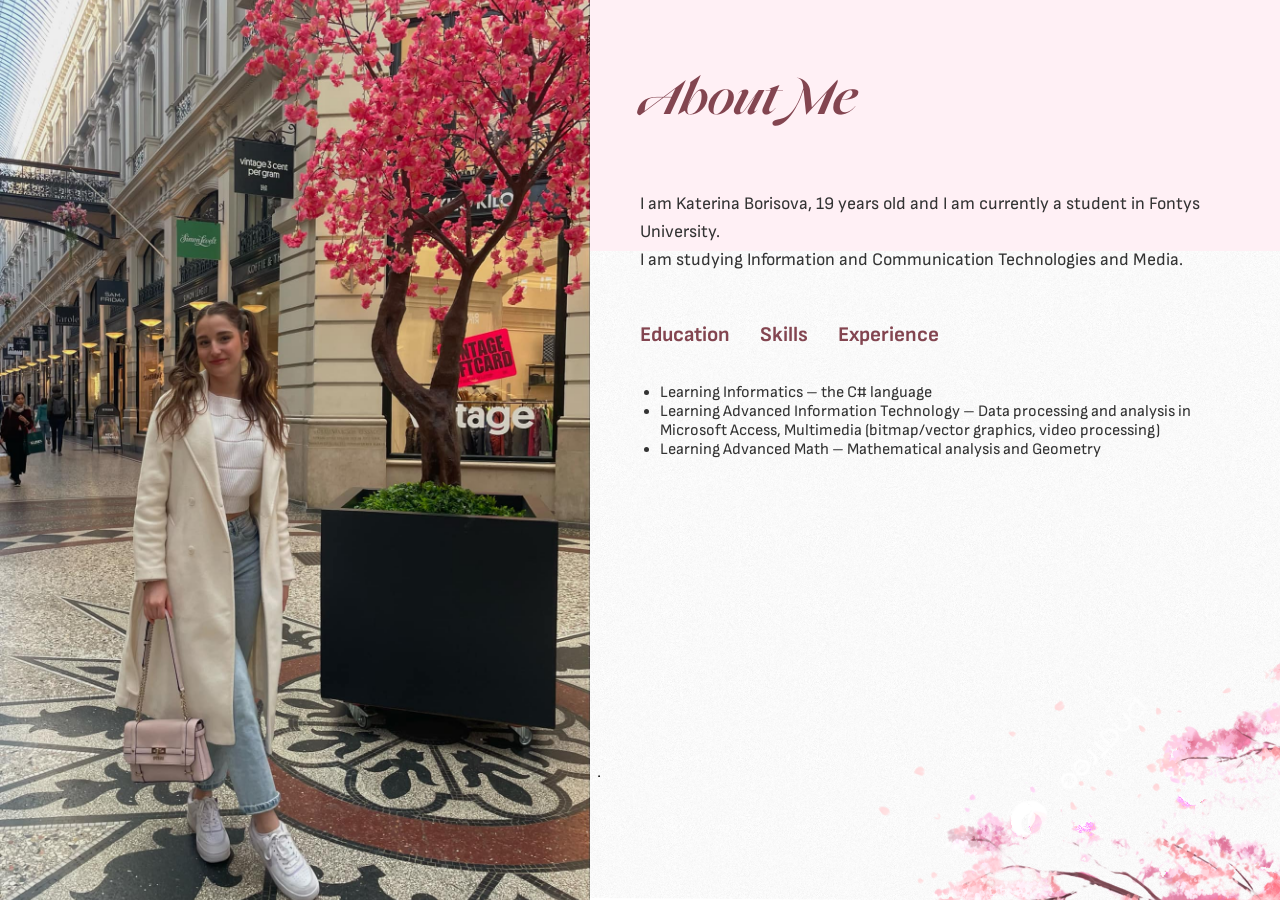
<file: about.html>
<!DOCTYPE html>
<html lang="en">
<head>
  <meta charset="UTF-8" />
  <meta name="viewport" content="width=device-width, initial-scale=1.0"/>
  <title>About Me - Katerina Borisova</title>
  <link href="https://fonts.googleapis.com/css2?family=Playfair+Display:ital,wght@1,500&family=Sofia+Sans&display=swap" rel="stylesheet">
  <link rel="stylesheet" href="assets/about.css">
</head>
<body>

  <div class="container">
    <div class="left-image">
      <img src="pics/me.jpg" alt="Katerina Borisova" />
    </div>

    <div class="right-content">
      <div class="top-header">
        <h1>About Me</h1>
      </div>

      <p class="paragraph">
        I am Katerina Borisova, 19 years old and I am currently a student in Fontys University.<br>
        I am studying Information and Communication Technologies and Media.
      </p>

      <!---Script changer-->
      <div class="tabs">
        <span onclick="showContent('education')">Education</span>
        <span onclick="showContent('skills')">Skills</span>
        <span onclick="showContent('experience')">Experience</span>
      </div>

      <div class="info" id="education">
        <ul>
          <li>Learning Informatics – the C# language</li>
          <li>Learning Advanced Information Technology – Data processing and analysis in Microsoft Access, Multimedia (bitmap/vector graphics, video processing)</li>
          <li>Learning Advanced Math – Mathematical analysis and Geometry</li>
        </ul>
      </div>

      <div class="info" id="skills" style="display:none">
        <ul>
          <li>Programming: C#, HTML, CSS, JavaScript</li>
          <li>Design: Canva, Figma, UI Design</li>
          <li>Problem-solving and analytical thinking</li>
        </ul>
      </div>

      <div class="info" id="experience" style="display:none">
        <ul>
          <li>Participated in university projects focused on user interfaces</li>
          <li>Group projects using agile teamwork</li>
          <li>Personal blog and portfolio development</li>
        </ul>
      </div>
    </div>
  </div>

  <script>
    function showContent(sectionId) {
      const sections = document.querySelectorAll('.info');
      sections.forEach(section => {
        section.style.display = section.id === sectionId ? 'block' : 'none';
      });
    }
  </script>


</body>
</html>
</file>
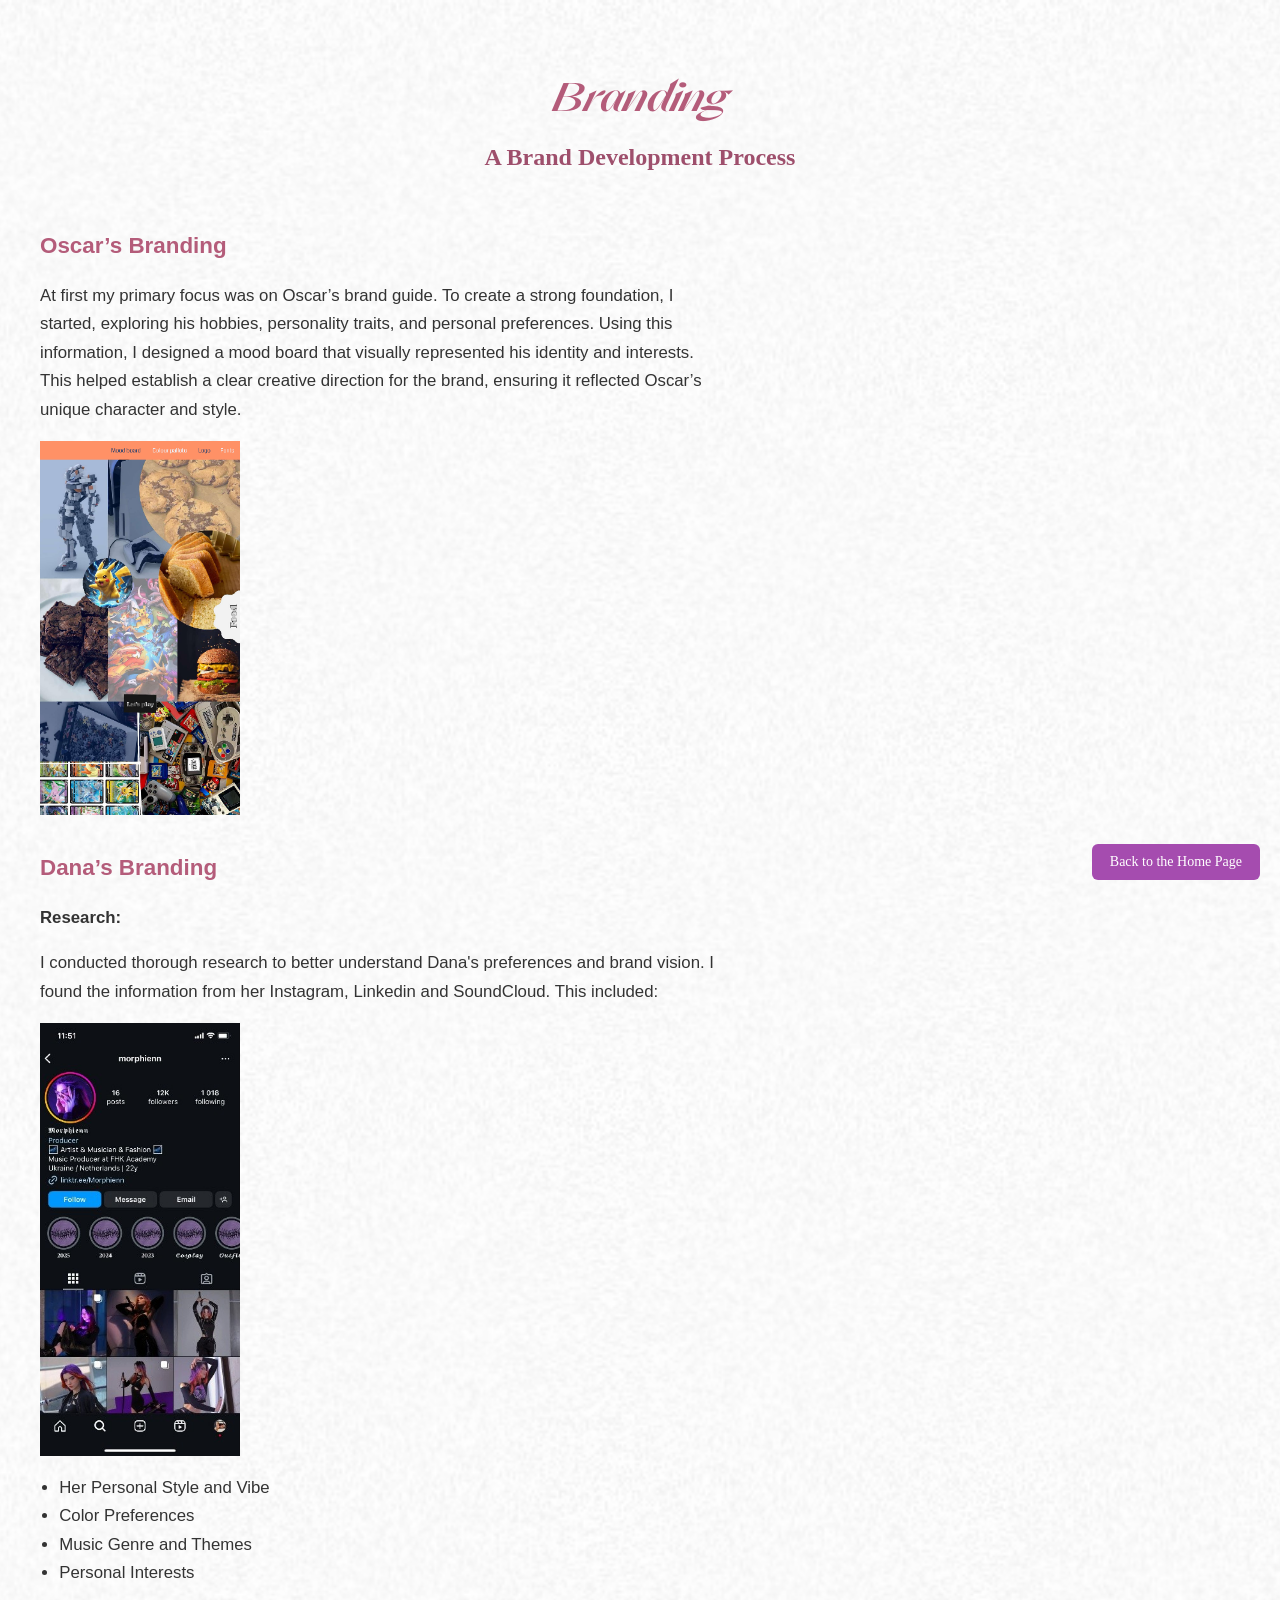
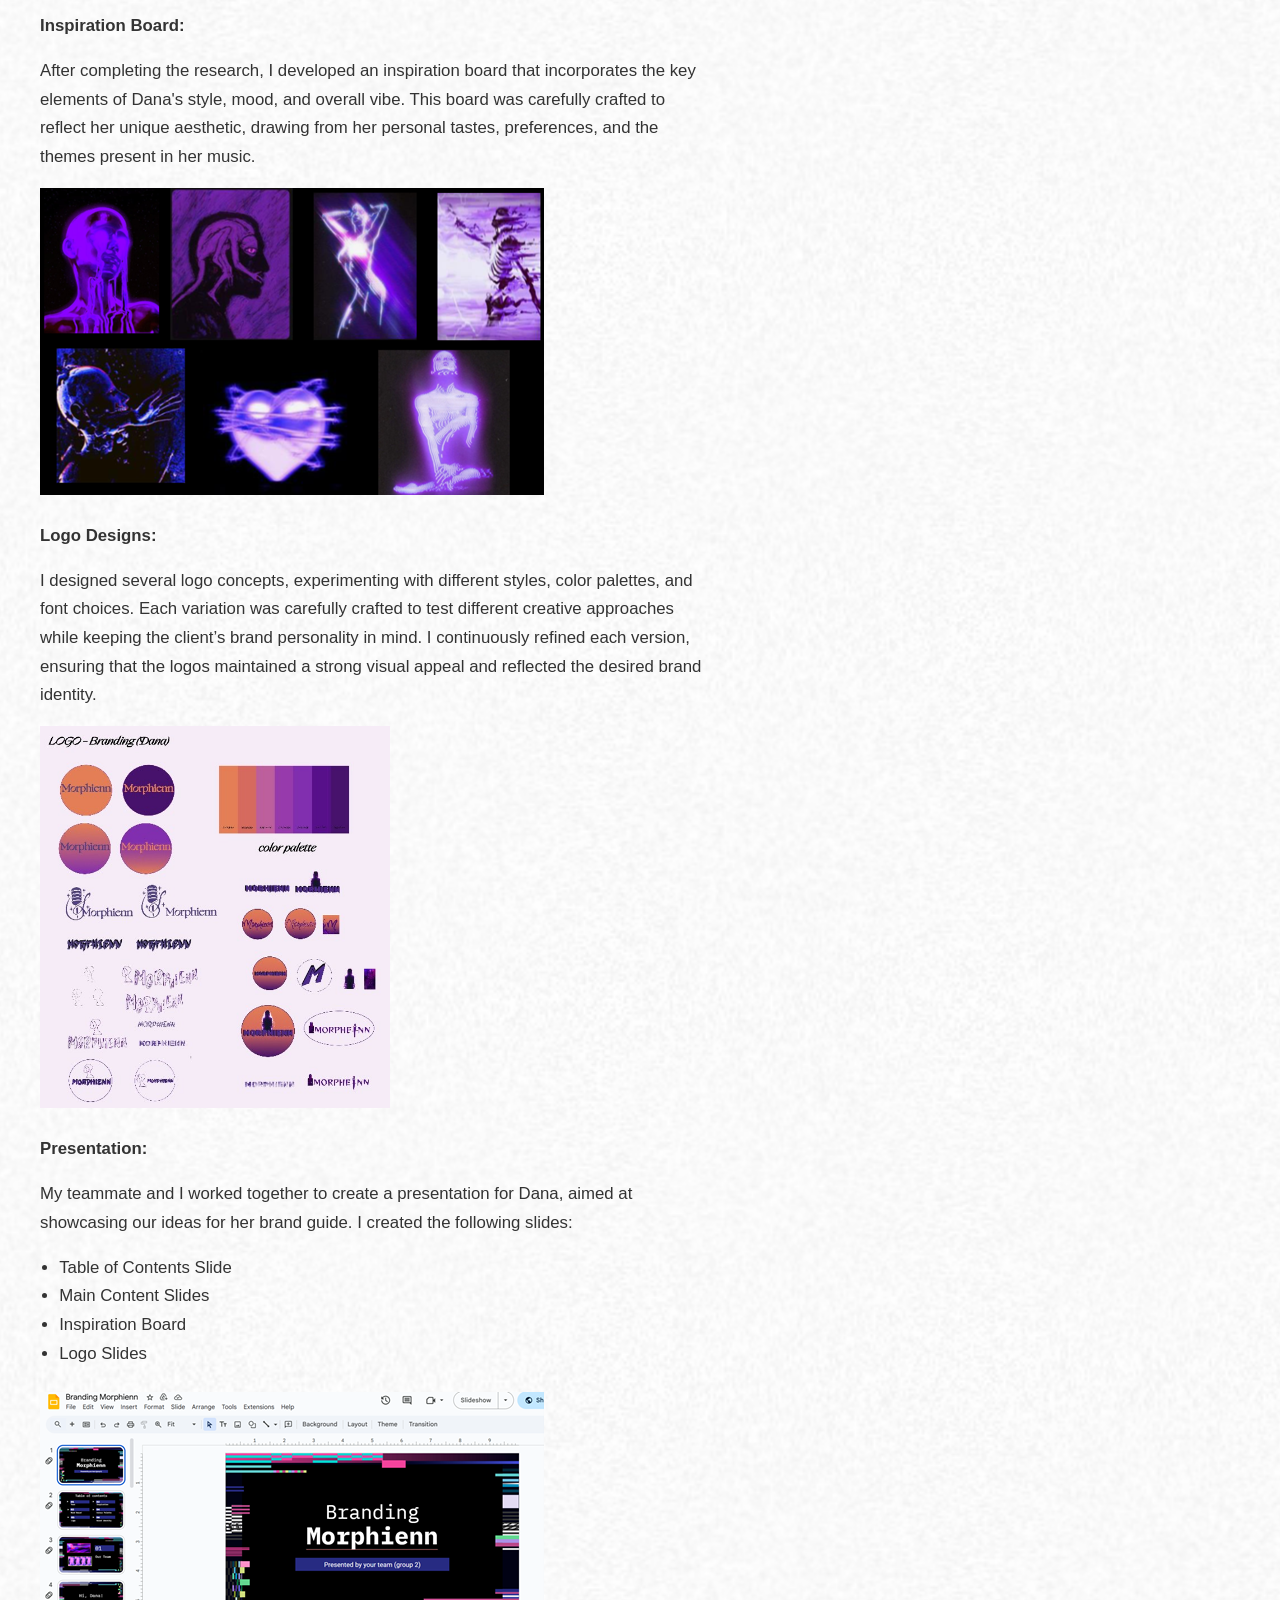
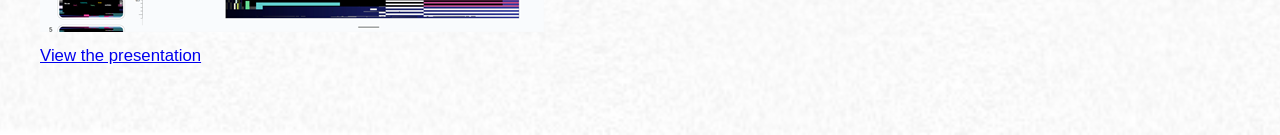
<file: Branding.html>
<!DOCTYPE html>
<html lang="en">
<head>
  <meta charset="UTF-8" />
  <meta name="viewport" content="width=device-width, initial-scale=1.0"/>
  <title>Branding Case Study</title>
  <link rel="stylesheet" href="assets/branding.css" />
</head>
<body>
  <div class="container">
    <h1>Branding</h1>
    <h2>A Brand Development Process</h2>

    <div class="content-wrapper">
      <div class="text-section">
        <span class="section-title">Oscar’s Branding</span>
        <p>
          At first my primary focus was on Oscar’s brand guide. To create a strong foundation, I started, exploring his hobbies, personality traits, and personal preferences.
          Using this information, I designed a mood board that visually represented his identity and interests. This helped establish a clear creative direction for the brand,
          ensuring it reflected Oscar’s unique character and style.
        </p>
         <img class="oscar" src="pics/Project1/Oscar_branding.png" alt="Logo 1" />

        <span class="section-title">Dana’s Branding</span>
        <p><strong>Research:</strong></p>
        <p>
          I conducted thorough research to better understand Dana's preferences and brand vision. I found the information from her Instagram, Linkedin and SoundCloud. This included:
        </p>
         <img class="oscar" src="pics/Project1/dana_branding.jpg" alt="Logo 2" />
        <ul>
          <li>Her Personal Style and Vibe</li>
          <li>Color Preferences</li>
          <li>Music Genre and Themes</li>
          <li>Personal Interests</li>
        </ul>

        <p><strong>Inspiration Board:</strong></p>
        <p>
          After completing the research, I developed an inspiration board that incorporates the key elements of Dana's style, mood, and overall vibe. This board was carefully
          crafted to reflect her unique aesthetic, drawing from her personal tastes, preferences, and the themes present in her music.
        </p>
         <img src="pics/Project1/dana_branding_research.png" alt="Mood Board" />

        <p><strong>Logo Designs:</strong></p>
        <p>
          I designed several logo concepts, experimenting with different styles, color palettes, and font choices. Each variation was carefully crafted to test different creative
          approaches while keeping the client’s brand personality in mind. I continuously refined each version, ensuring that the logos maintained a strong visual appeal and reflected
          the desired brand identity.
        </p>
         <img class="inline-gallery1" src="pics/Project1/logos.jpg" alt="Mood Board" />

        <p><strong>Presentation:</strong></p>
        <p>
          My teammate and I worked together to create a presentation for Dana, aimed at showcasing our ideas for her brand guide. I created the following slides:
        </p>
        <ul>
          <li>Table of Contents Slide</li>
          <li>Main Content Slides</li>
          <li>Inspiration Board</li>
          <li>Logo Slides</li>
        </ul>

        <p>
            <img src="pics/Project1/presentation.png" alt="Mood Board" />
            <br>
          <a href="https://docs.google.com/presentation/d/1ZkqH3myk2CbliYp5ABke_E8ZiXFFIZycSP_wR5SQQ8k/edit#slide=id.p" target="_blank">View the presentation</a>
        </p>
      </div>

      <div class="media-section">
       
        <div class="inline-gallery">
         
         
         
           
          
        </div>
      </div>
    </div>
  </div>

  <a href="index.html" class="bottom-right-button">Back to the Home Page</a>
</body>
</html>
</file>
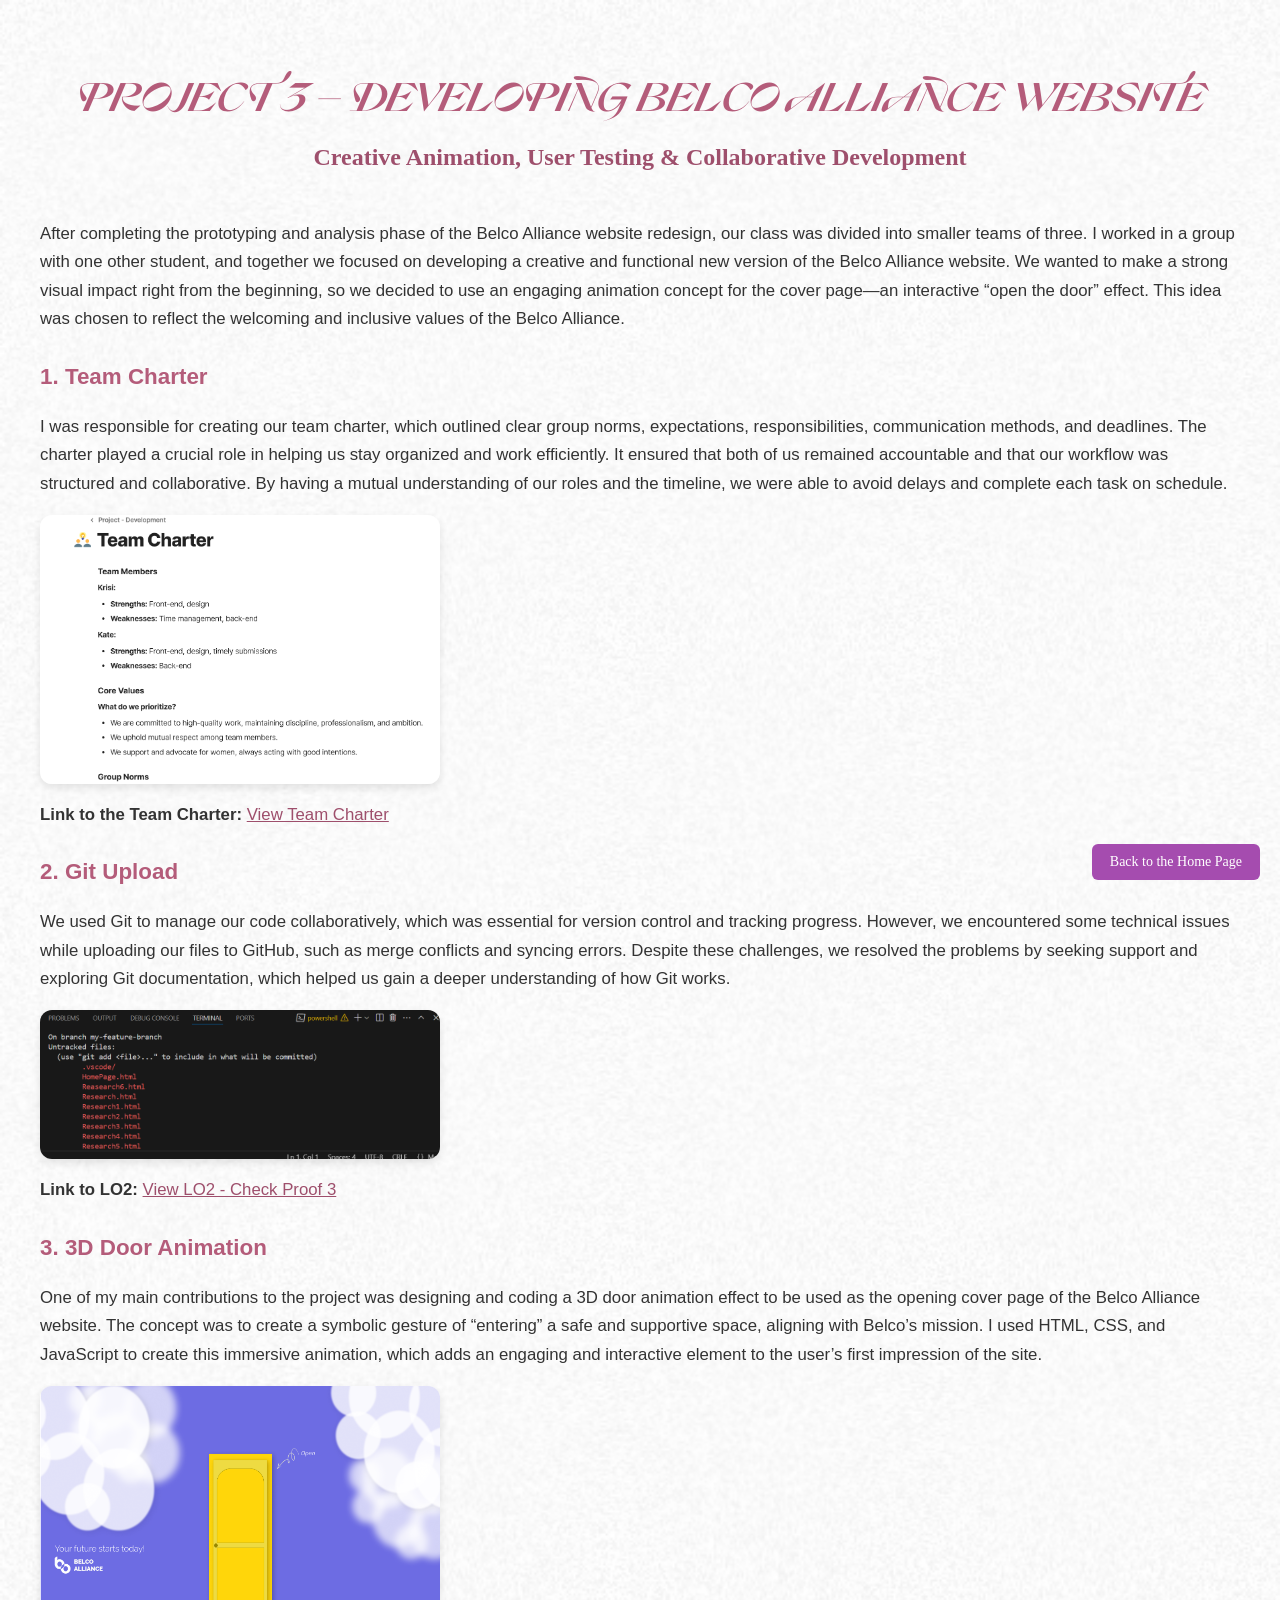
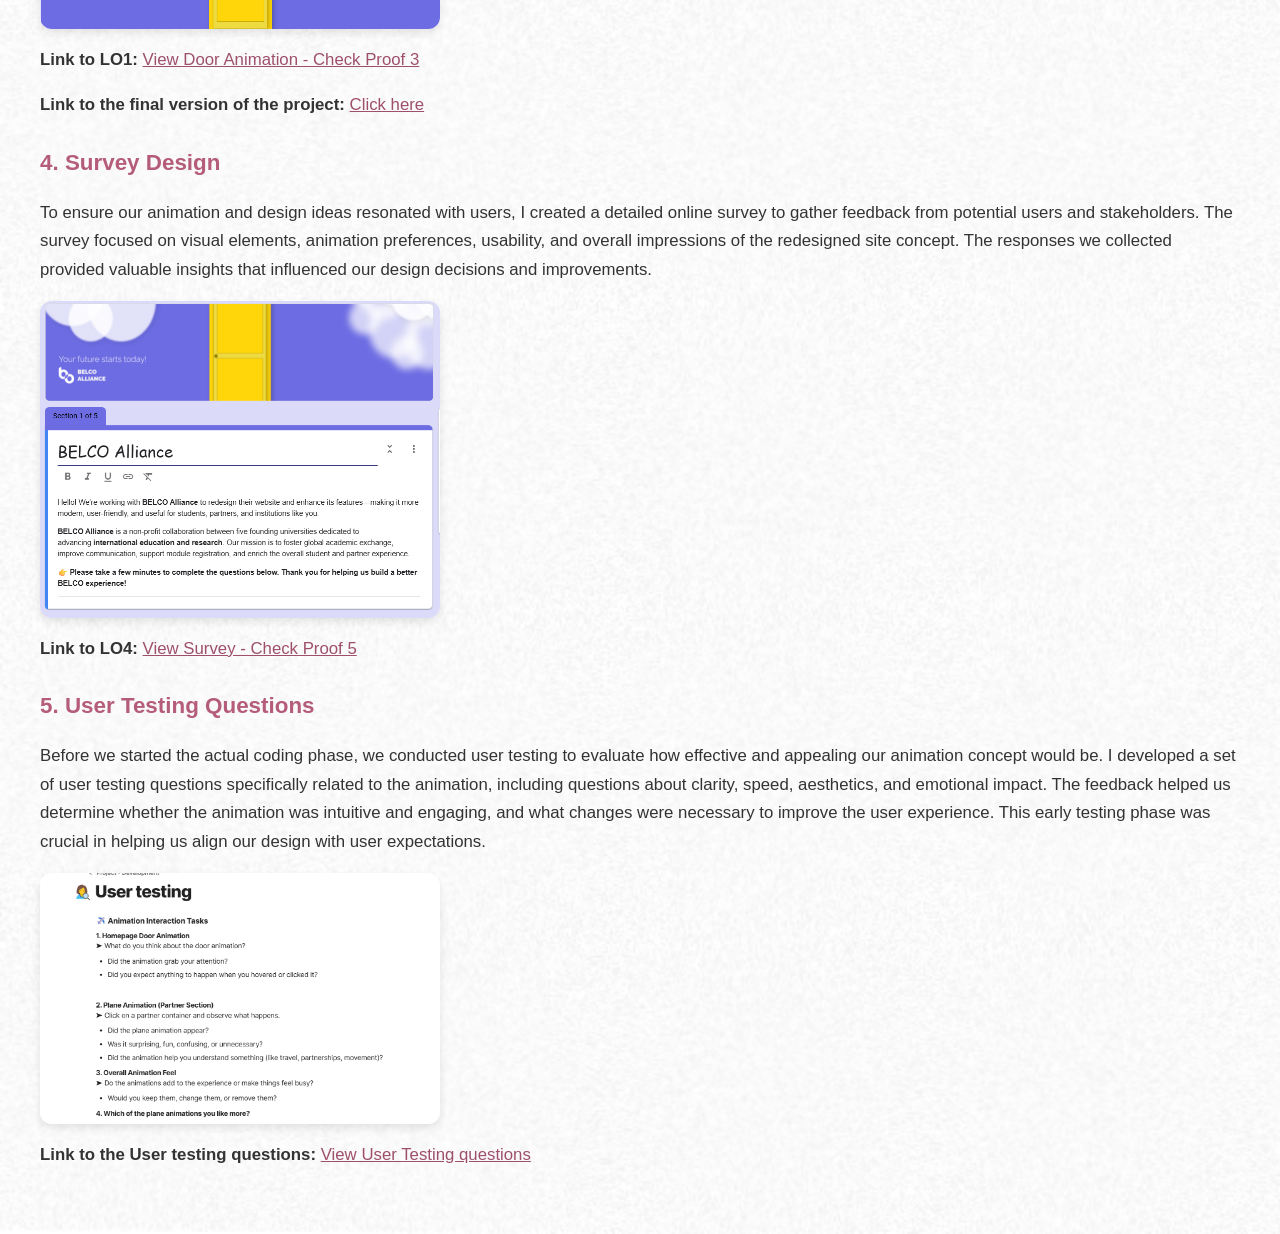
<file: Development.html>
<!DOCTYPE html>
<html lang="en">
<head>
  <meta charset="UTF-8" />
  <meta name="viewport" content="width=device-width, initial-scale=1.0"/>
  <title>Project 3 – Belco Alliance Website</title>
  <link rel="stylesheet" href="assets/development.css" />
</head>
<body>
  <div class="container">
    <h1>PROJECT 3 – DEVELOPING BELCO ALLIANCE WEBSITE</h1>
    <h2>Creative Animation, User Testing & Collaborative Development</h2>

    <div class="content-wrapper">
      <div class="text-section">
        
        <p>
          After completing the prototyping and analysis phase of the Belco Alliance website redesign, our class was divided into smaller teams of three. I worked in a group with one other student, and together we focused on developing a creative and functional new version of the Belco Alliance website. We wanted to make a strong visual impact right from the beginning, so we decided to use an engaging animation concept for the cover page—an interactive “open the door” effect. This idea was chosen to reflect the welcoming and inclusive values of the Belco Alliance.
        </p>

        <!-- Point 1 -->
        <span class="section-title">1. Team Charter</span>
        <p>
          I was responsible for creating our team charter, which outlined clear group norms, expectations, responsibilities, communication methods, and deadlines. The charter played a crucial role in helping us stay organized and work efficiently. It ensured that both of us remained accountable and that our workflow was structured and collaborative. By having a mutual understanding of our roles and the timeline, we were able to avoid delays and complete each task on schedule.
        </p>

        <div class="inline-gallery">
          <img src="pics/Project_Development/team_charter.png" alt="Team Charter Example">
        </div>
        <p><strong>Link to the Team Charter:</strong> <a href="https://coda.io/d/_diBFSUbFOSN/Team-Charter_sugLir28" target="_blank">View Team Charter</a></p>

        <!-- Point 2 -->
        <span class="section-title">2. Git Upload</span>
        <p>
          We used Git to manage our code collaboratively, which was essential for version control and tracking progress. However, we encountered some technical issues while uploading our files to GitHub, such as merge conflicts and syncing errors. Despite these challenges, we resolved the problems by seeking support and exploring Git documentation, which helped us gain a deeper understanding of how Git works.
        </p>

        <div class="inline-gallery">
          <img src="pics/Project_Development/gitconflict.png" alt="Git Issues Screenshot">
        </div>
        <p><strong>Link to LO2:</strong> <a href="LO2.html" target="_blank">View LO2 - Check Proof 3</a></p>

        <!-- Point 3 -->
        <span class="section-title">3. 3D Door Animation</span>
        <p>
          One of my main contributions to the project was designing and coding a 3D door animation effect to be used as the opening cover page of the Belco Alliance website. The concept was to create a symbolic gesture of “entering” a safe and supportive space, aligning with Belco’s mission. I used HTML, CSS, and JavaScript to create this immersive animation, which adds an engaging and interactive element to the user’s first impression of the site.
        </p>

        <div class="inline-gallery">
          <img src="pics/Project_Development/door.png" alt="3D Door Animation Preview">
        </div>
        <p><strong>Link to LO1:</strong> <a href="LO1.html" target="_blank">View Door Animation - Check Proof 3</a></p>
        <p><strong>Link to the final version of the project:</strong> <a href="https://i549093.hera.fontysict.net/PROJECT%20NEW%20VERSION111/door.html" target="_blank">Click here</a></p>
        <!-- Point 4 -->
        <span class="section-title">4. Survey Design</span>
        <p>
          To ensure our animation and design ideas resonated with users, I created a detailed online survey to gather feedback from potential users and stakeholders. The survey focused on visual elements, animation preferences, usability, and overall impressions of the redesigned site concept. The responses we collected provided valuable insights that influenced our design decisions and improvements.
        </p>

        <div class="inline-gallery">
          <img src="pics/LO4/survey_1.png" alt="Survey Screenshot">
        </div>
        <p><strong>Link to LO4:</strong> <a href="LO4.html" target="_blank">View Survey - Check Proof 5</a></p>

        <!-- Point 5 -->
        <span class="section-title">5. User Testing Questions</span>
        <p>
          Before we started the actual coding phase, we conducted user testing to evaluate how effective and appealing our animation concept would be. I developed a set of user testing questions specifically related to the animation, including questions about clarity, speed, aesthetics, and emotional impact. The feedback helped us determine whether the animation was intuitive and engaging, and what changes were necessary to improve the user experience. This early testing phase was crucial in helping us align our design with user expectations.
        </p>

        <div class="inline-gallery">
          <img src="pics/Project_Development/questions.png" alt="User Testing Example">
        </div>
        <p><strong>Link to the User testing questions:</strong> <a href="https://coda.io/d/_diBFSUbFOSN/User-testing_suALXfOX" target="_blank">View User Testing questions</a></p>

      </div>
    </div>

    <a href="index.html" class="bottom-right-button">Back to the Home Page</a>
  </div>
</body>
</html>
</file>
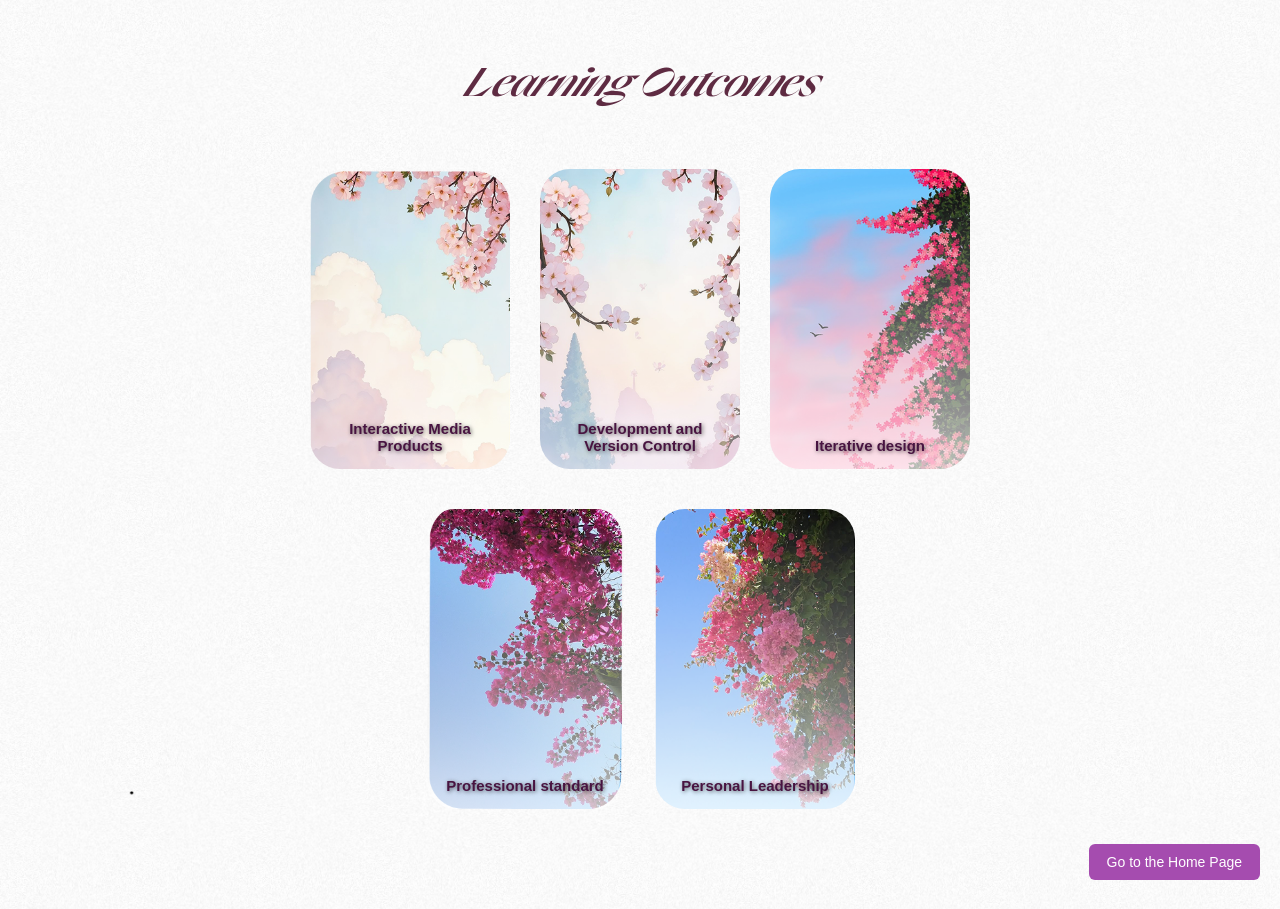
<file: LO.html>
<!DOCTYPE html>
<html lang="en">
<head>
    <meta charset="UTF-8">
    <title>Learning Outcomes</title>
    <link rel="stylesheet" href="assets/LO.css">
    <meta name="viewport" content="width=device-width, initial-scale=1.0">
</head>
<body>
    <section class="learning-section">
        <h1 class="title">Learning Outcomes</h1>
        
    
        <div class="outcomes-row top-row">
            <a href="LO1.html" class="outcome" style="background-image: url('pics/pic1.png');">
                <span>Interactive Media Products</span>
            </a>
            <a href="LO2.html" class="outcome" style="background-image: url('pics/pic2.png');">
                <span>Development and Version Control</span>
            </a>
            <a href="LO3.html" class="outcome" style="background-image: url('pics/pic3.png');">
                <span>Iterative design</span>
            </a>
        </div>

     
        <div class="outcomes-row bottom-row">
            <a href="LO4.html" class="outcome" style="background-image: url('pics/pic4.png');">
                <span>Professional standard</span>
            </a>
            <a href="LO5.html" class="outcome" style="background-image: url('pics/pic5.png');">
                <span>Personal Leadership</span>
            </a>
        </div>
    </section>
    <a href="index.html" class="bottom-right-button">Go to the Home Page</a>
  </div>
  


  <!-- Falling Leaves Container -->
<div class="falling-flowers">
    <img src="pics/LO/flower1.png" class="flower" style="--i:0;">
    <img src="pics/LO/flower2.png" class="flower" style="--i:1;">
    <img src="pics/LO/flower3.png" class="flower" style="--i:2;">
    <img src="pics/LO/flower4.png" class="flower" style="--i:3;">
    <img src="pics/LO/flower5.png" class="flower" style="--i:4;">
    <img src="pics/LO/flower6.png" class="flower" style="--i:5;">
    <img src="pics/LO/flower1.png" class="flower" style="--i:6;">
    <img src="pics/LO/flower2.png" class="flower" style="--i:7;">   
    <img src="pics/LO/flower3.png" class="flower" style="--i:8;">
    <img src="pics/LO/flower4.png" class="flower" style="--i:9;">
</div>

</body>
</html>
</file>
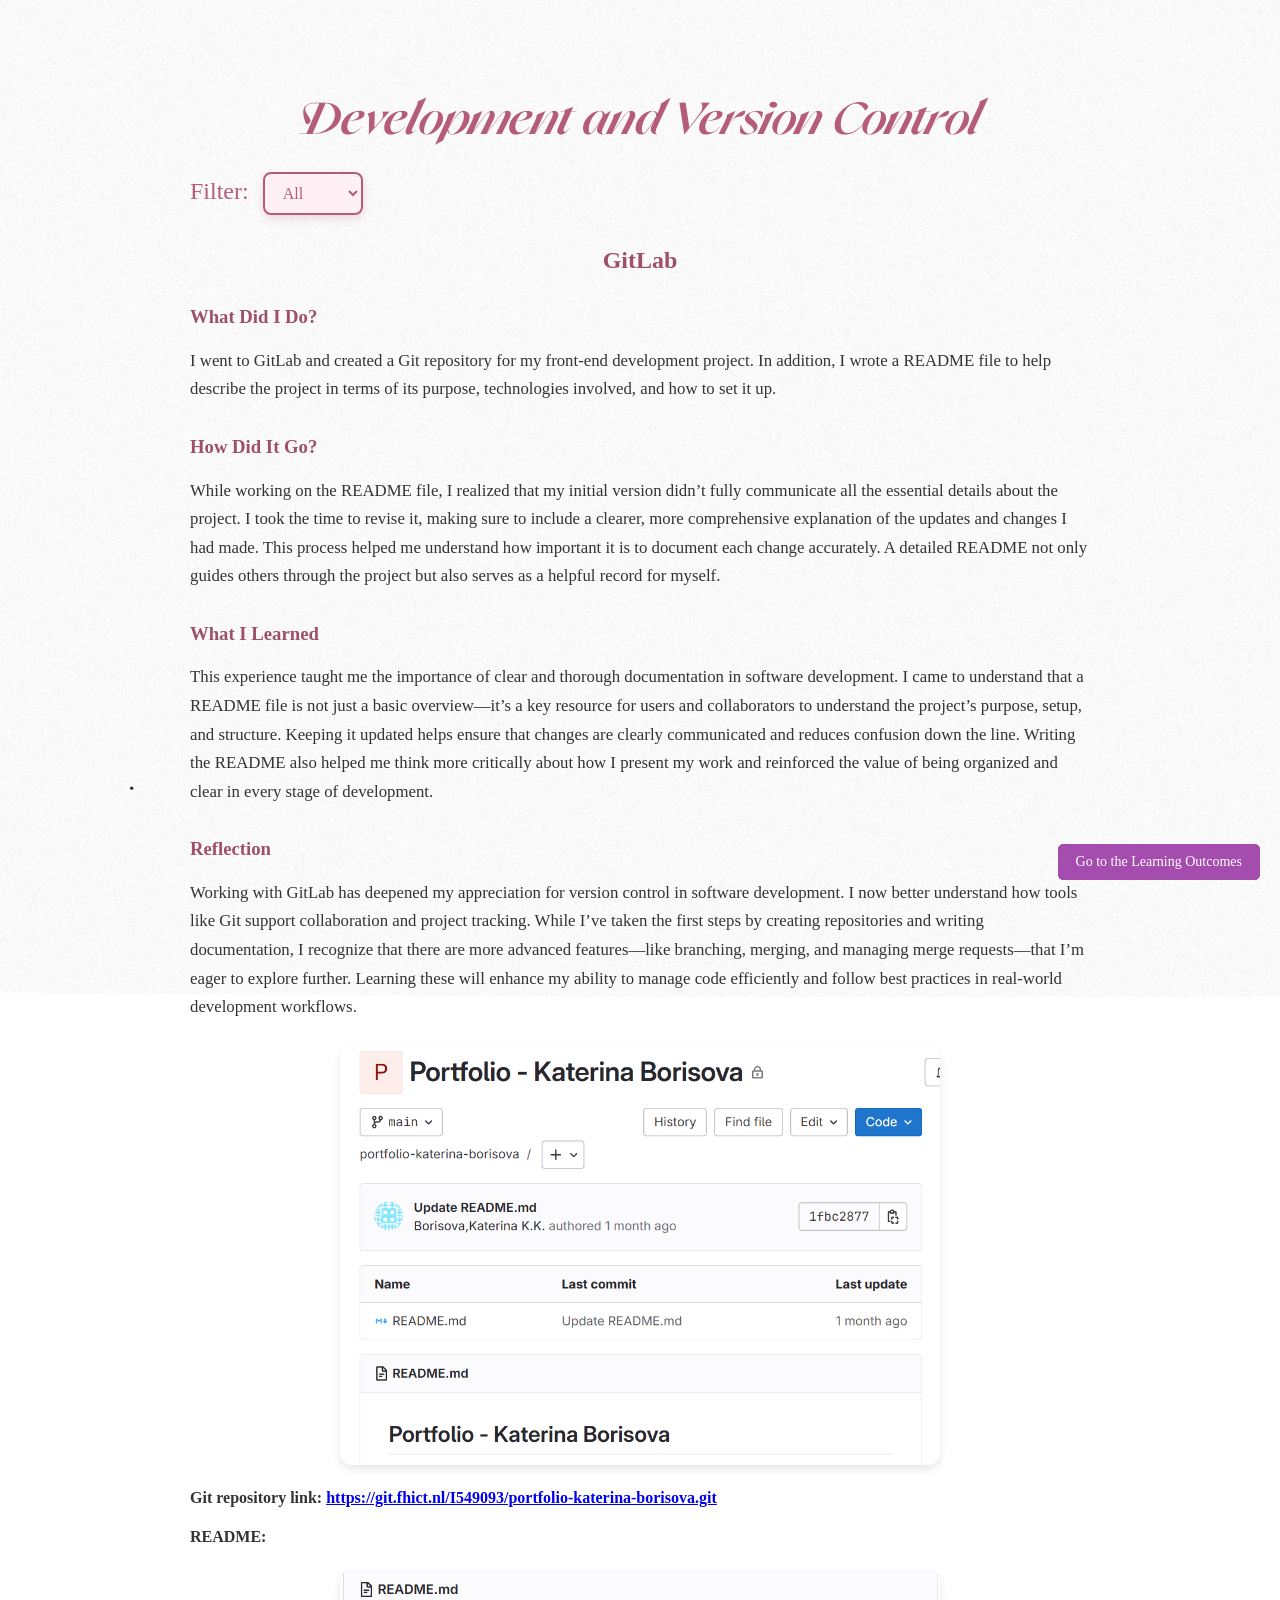
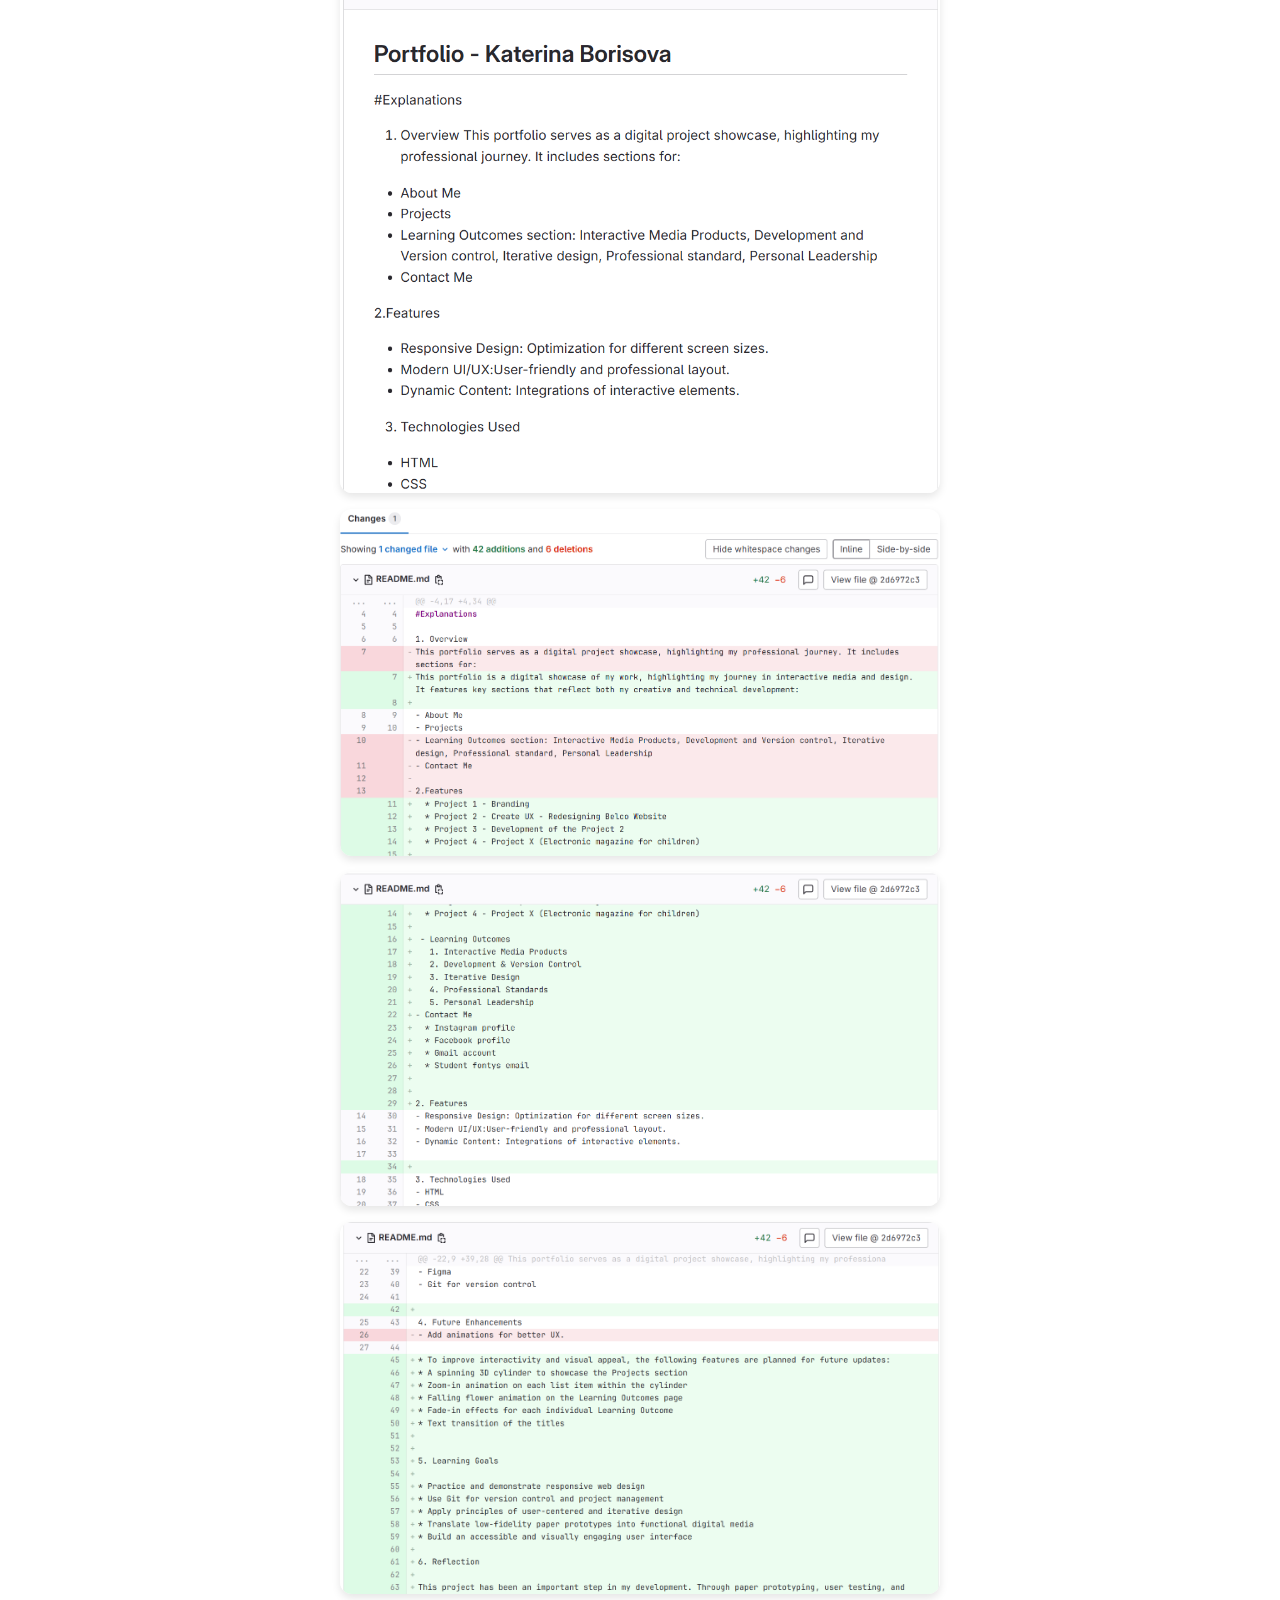
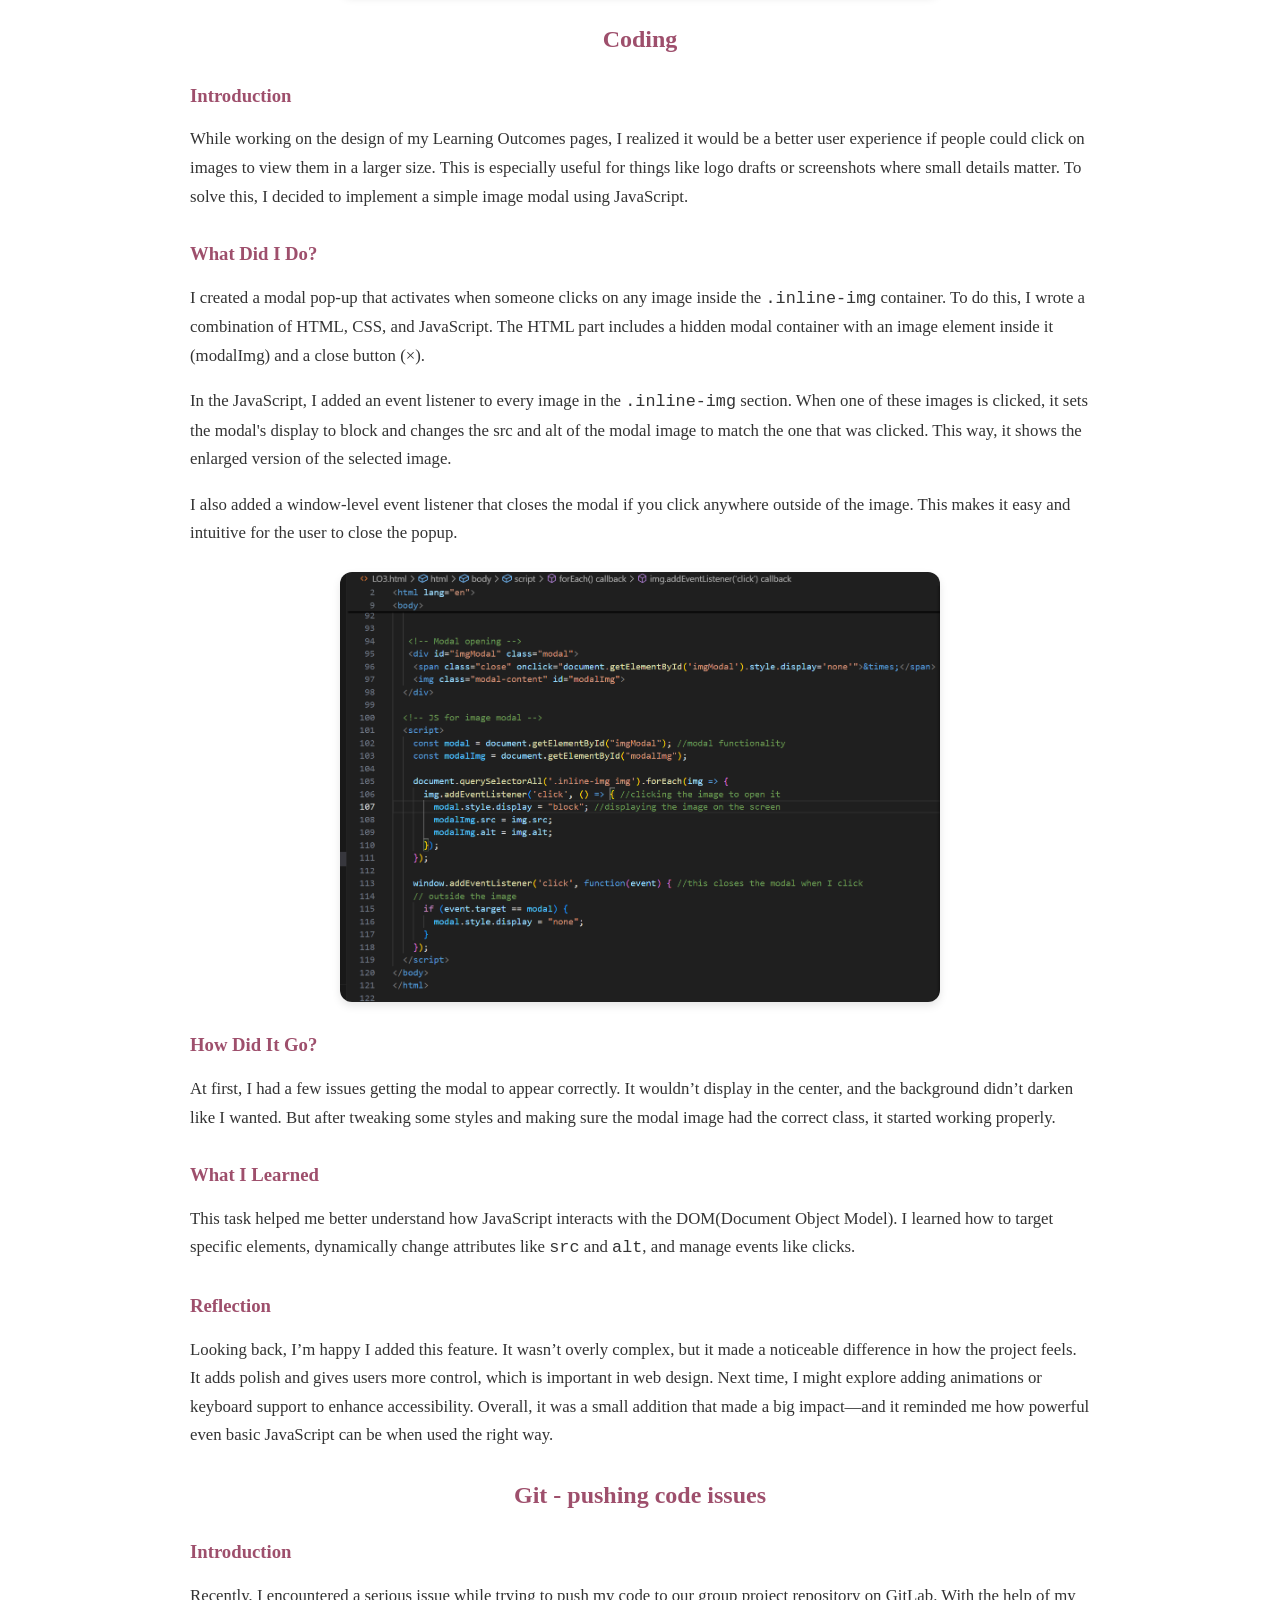
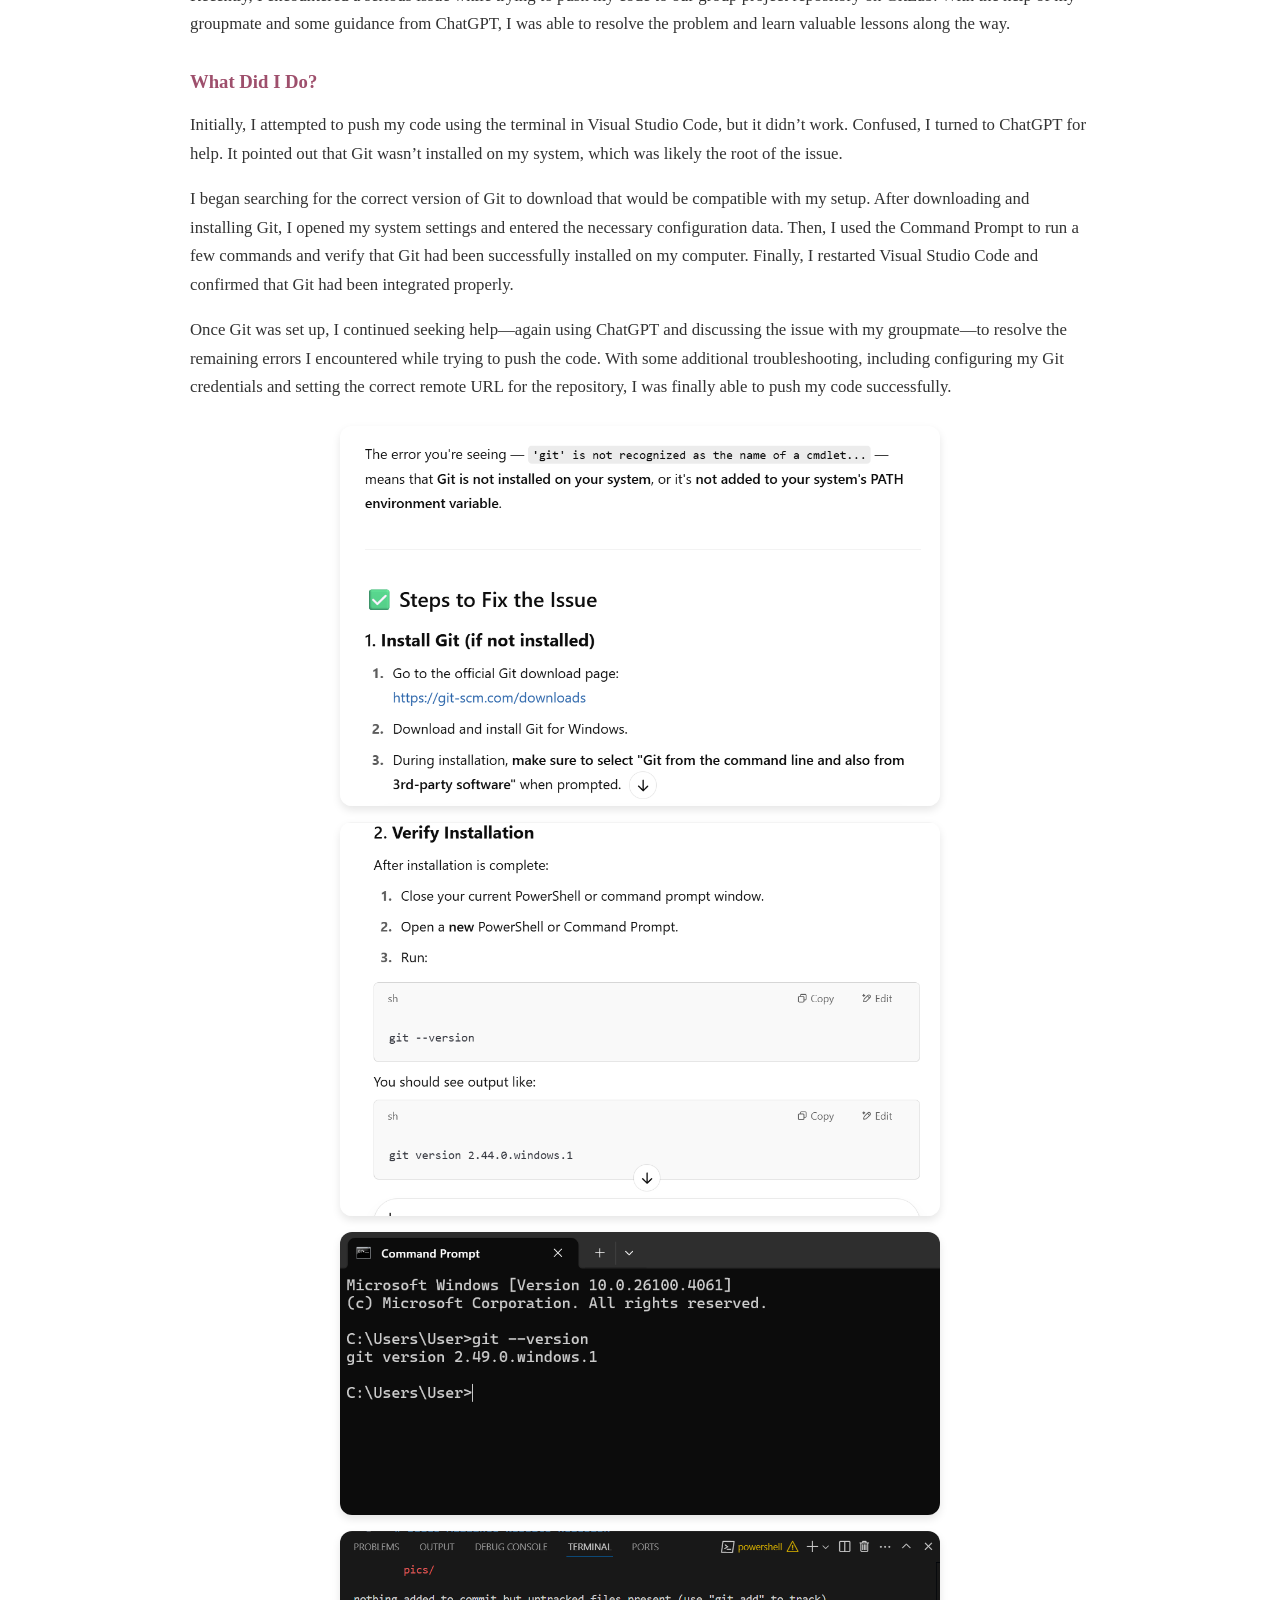
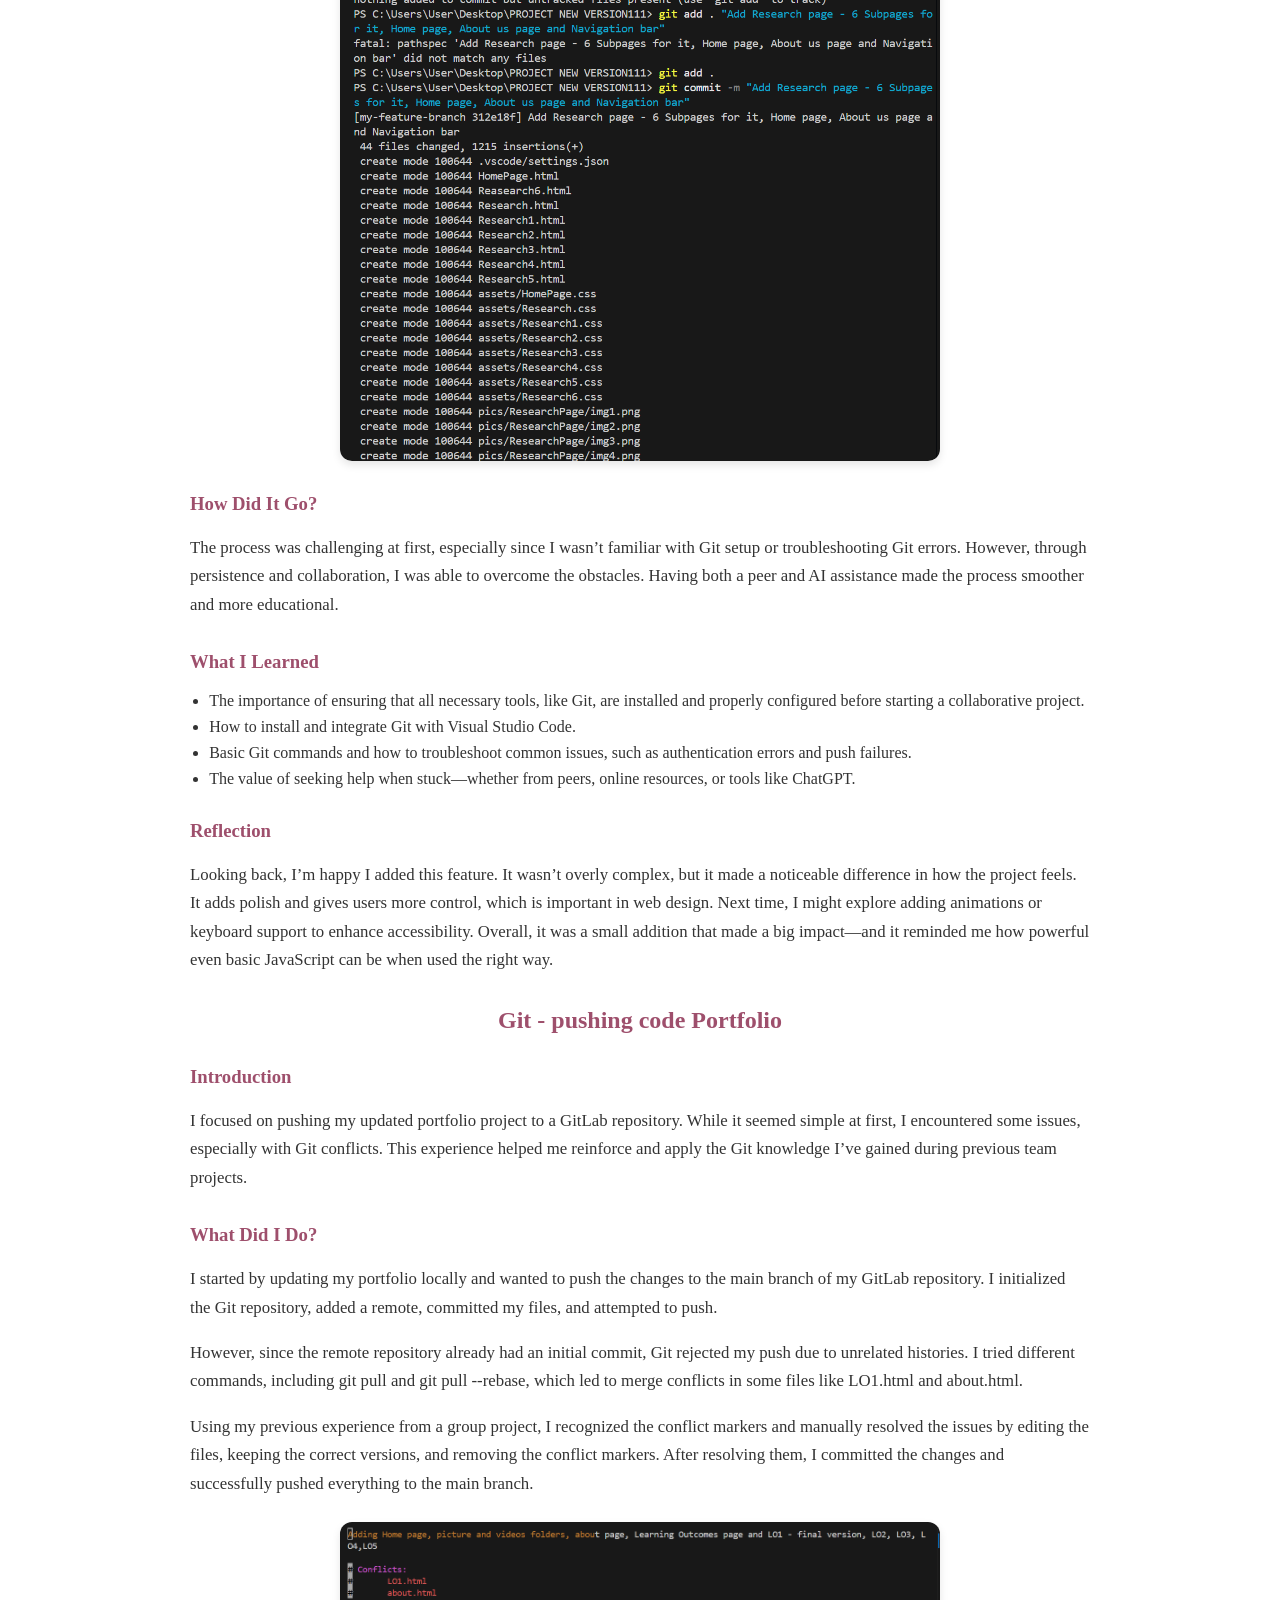
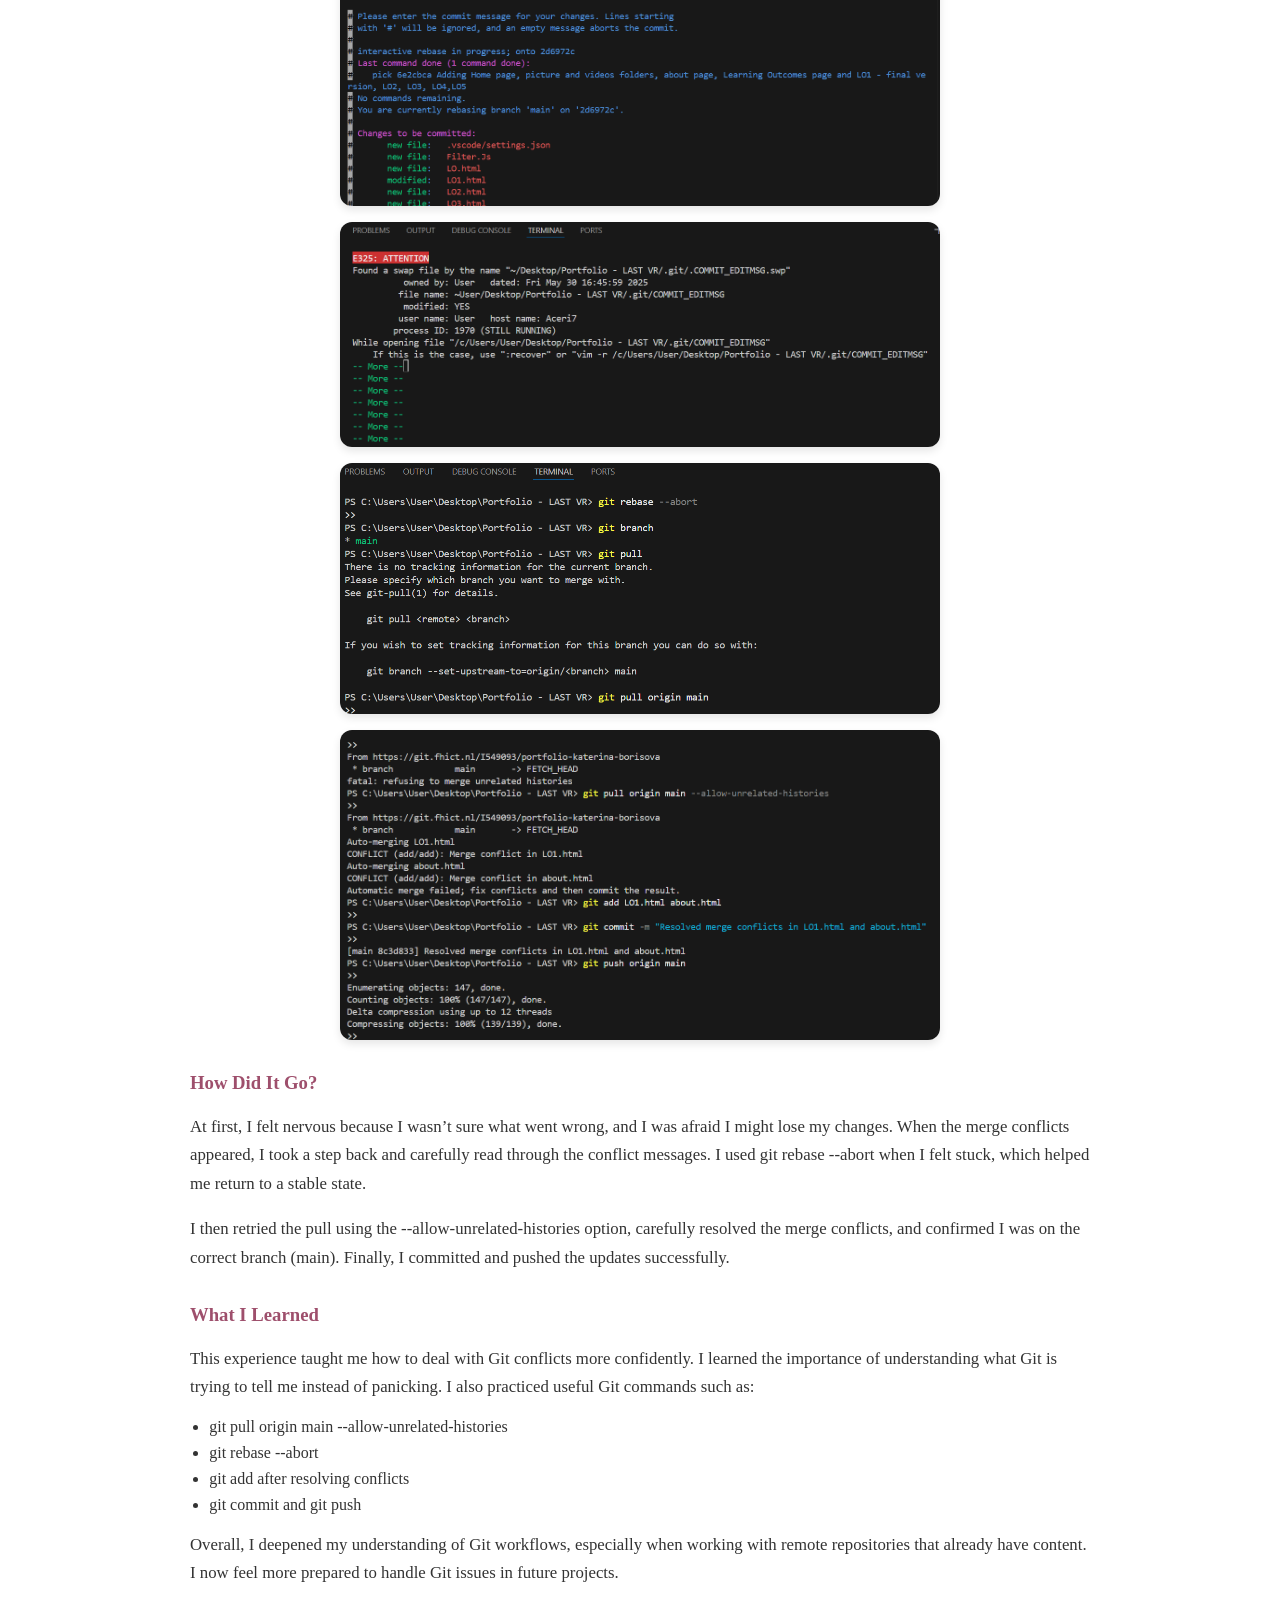
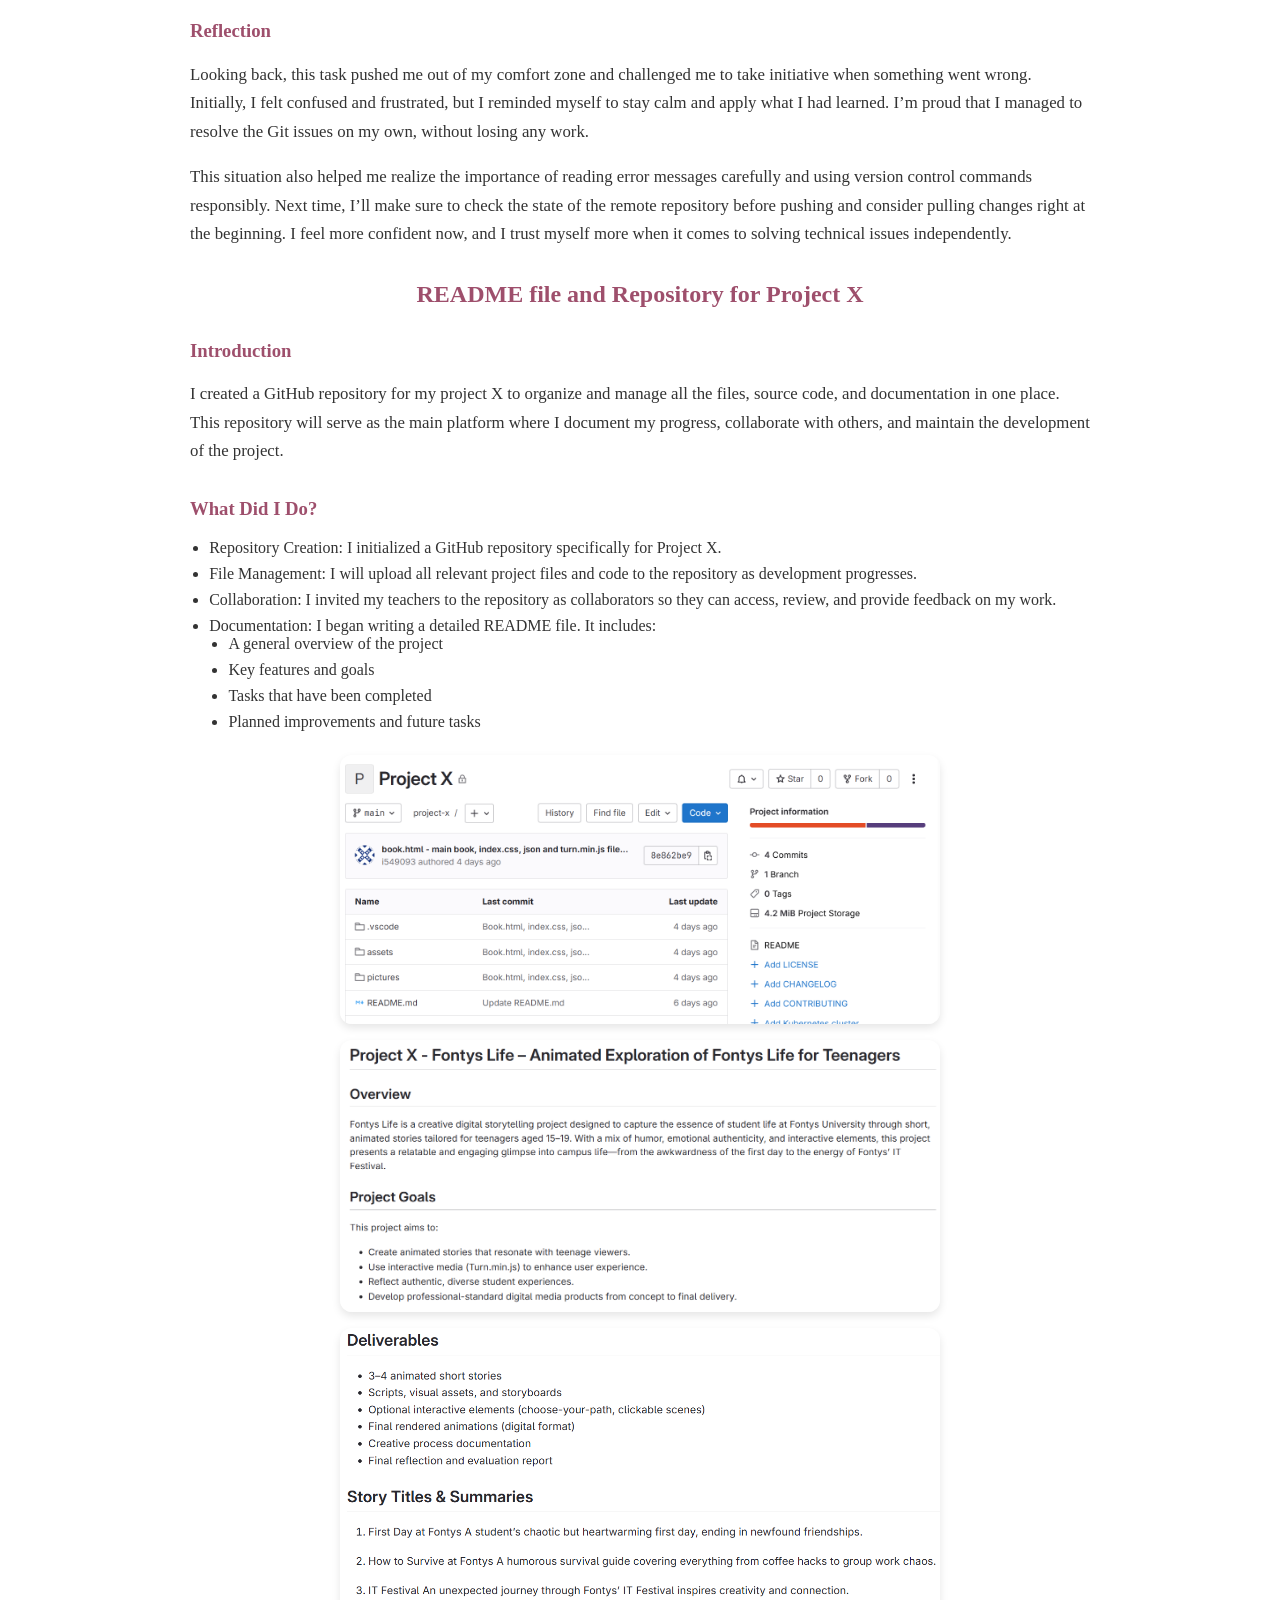
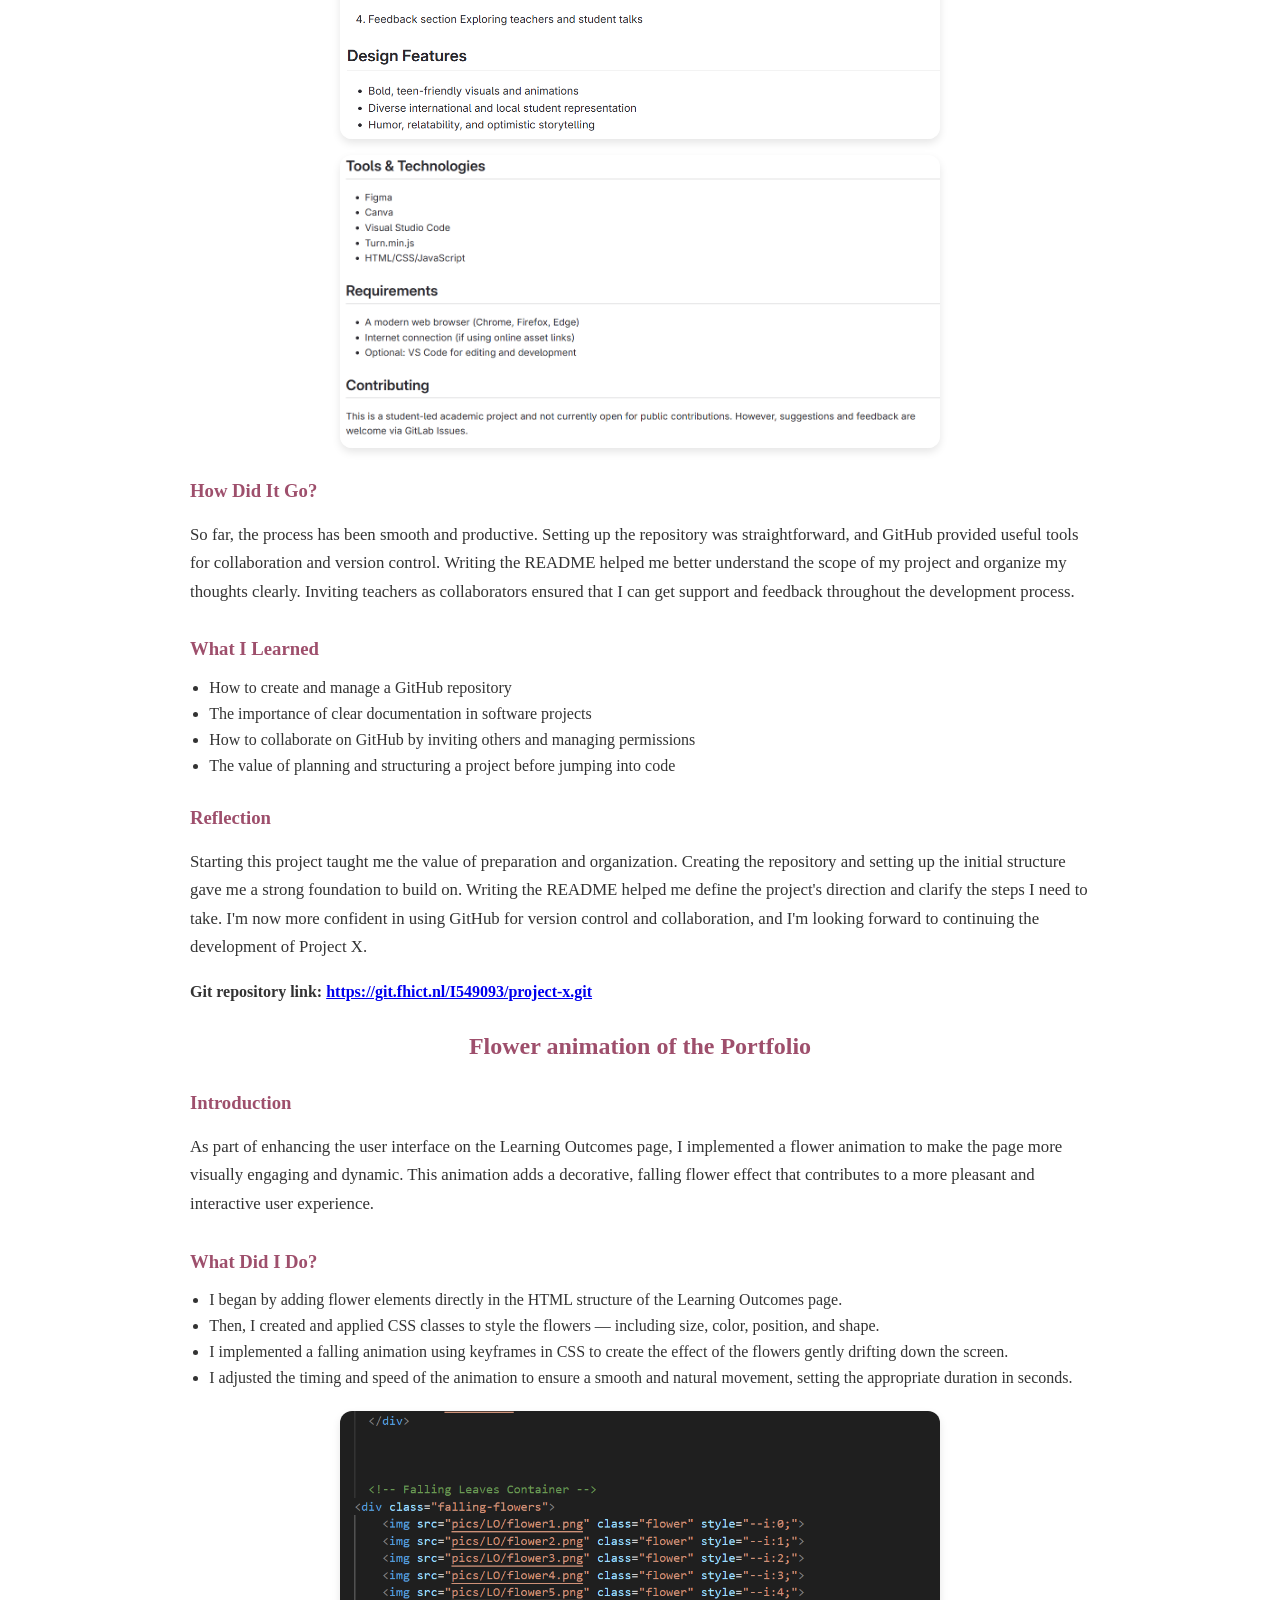
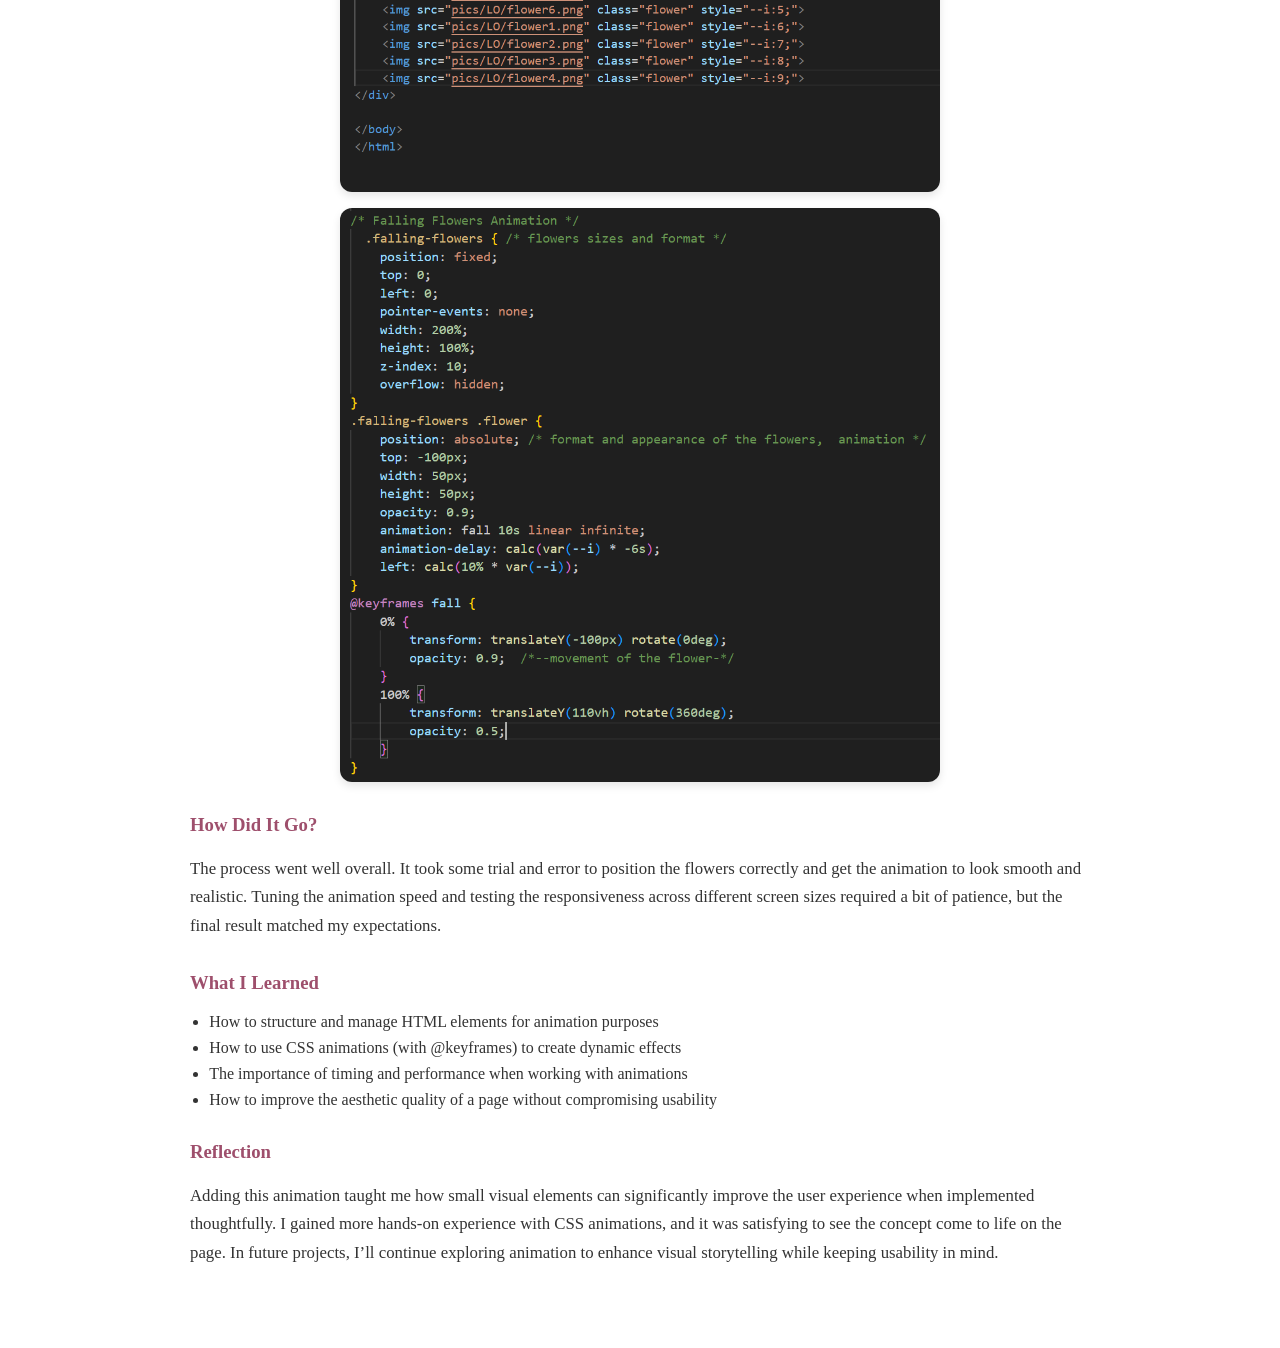
<file: LO2.html>
<!DOCTYPE html>
<html lang="en">
<head>
  <meta charset="UTF-8" />
  <meta name="viewport" content="width=device-width, initial-scale=1.0"/>
  <title>Development and Version Control</title>
  <link rel="stylesheet" href="assets/LO2.css" />
</head>
<body>
    <div class="page">
  <h1>Development and Version Control</h1>

<!-- Dropdown Filter -->
<div>
  <label for="proof-filter">Filter: </label>
  <select id="proof-filter">
    <option value="all">All</option>
    <option value="proof1">Proof 1</option>
    <option value="proof2">Proof 2</option>
    <option value="proof3">Proof 3</option>
    <option value="proof4">Proof 4</option>
    <option value="proof5">Proof 5</option>
    <option value="proof6">Proof 6</option>
  </select>
</div>

<!---Proof 1---->
<div class="container proof" id="proof1">
  <h2>GitLab</h2>

  <h3>What Did I Do?</h3>
  <p>I went to GitLab and created a Git repository for my front-end development project. In addition, I wrote a README file to help describe the project in terms of its purpose, technologies involved, and how to set it up.</p>

  <h3>How Did It Go?</h3>
  <p>While working on the README file, I realized that my initial version didn’t fully communicate all the essential details about the project. I took the time to revise it, making sure to include a clearer, more comprehensive explanation of the updates and changes I had made. This process helped me understand how important it is to document each change accurately. A detailed README not only guides others through the project but also serves as a helpful record for myself.</p>

  <h3>What I Learned</h3>
  <p>This experience taught me the importance of clear and thorough documentation in software development. I came to understand that a README file is not just a basic overview—it’s a key resource for users and collaborators to understand the project’s purpose, setup, and structure. Keeping it updated helps ensure that changes are clearly communicated and reduces confusion down the line. Writing the README also helped me think more critically about how I present my work and reinforced the value of being organized and clear in every stage of development.</p>

  <h3>Reflection</h3>
  <p>Working with GitLab has deepened my appreciation for version control in software development. I now better understand how tools like Git support collaboration and project tracking. While I’ve taken the first steps by creating repositories and writing documentation, I recognize that there are more advanced features—like branching, merging, and managing merge requests—that I’m eager to explore further. Learning these will enhance my ability to manage code efficiently and follow best practices in real-world development workflows.

</p>

  <div class="inline-img">
    <img src="pics/LO2/git-rep.png" alt="">
  </div>

  <h4>Git repository link: <a href="https://git.fhict.nl/I549093/portfolio-katerina-borisova.git">https://git.fhict.nl/I549093/portfolio-katerina-borisova.git</a>  </h4>

  <h4>README:</h4>
  <div class="inline-img">
    <img src="pics/LO2/ReadMe.png" alt="ReadMe Screenshot">
    <img src="pics/LO2/git_changes1.png" alt="">
    <img src="pics/LO2/git_changes2.png" alt="">
    <img src="pics/LO2/git_changes3.png" alt="">
  </div>
</div>


<!---Proof 2---->
<div class="container proof" id="proof2">
  <h2>Coding</h2>
  <h3>Introduction</h3>
  <p>While working on the design of my Learning Outcomes pages, I realized it would be a better user experience if people could click on images to view them in a larger size. This is especially useful for things like logo drafts or screenshots where small details matter. To solve this, I decided to implement a simple image modal using JavaScript.</p>

  <h3>What Did I Do?</h3>
  <p>I created a modal pop-up that activates when someone clicks on any image inside the <code>.inline-img</code> container. To do this, I wrote a combination of HTML, CSS, and JavaScript. The HTML part includes a hidden modal container with an image element inside it (modalImg) and a close button (×).</p>
  <p>In the JavaScript, I added an event listener to every image in the <code>.inline-img</code> section. When one of these images is clicked, it sets the modal's display to block and changes the src and alt of the modal image to match the one that was clicked. This way, it shows the enlarged version of the selected image.</p>
  <p>I also added a window-level event listener that closes the modal if you click anywhere outside of the image. This makes it easy and intuitive for the user to close the popup.</p>

  <div class="inline-img">
    <img src="pics/LO2/code.png" alt="JavaScript Code Screenshot">
  </div>

  <h3>How Did It Go?</h3>
  <p>At first, I had a few issues getting the modal to appear correctly. It wouldn’t display in the center, and the background didn’t darken like I wanted. But after tweaking some styles and making sure the modal image had the correct class, it started working properly.</p>

  <h3>What I Learned</h3>
  <p>This task helped me better understand how JavaScript interacts with the DOM(Document Object Model). I learned how to target specific elements, dynamically change attributes like <code>src</code> and <code>alt</code>, and manage events like clicks.</p>

  <h3>Reflection</h3>
  <p>Looking back, I’m happy I added this feature. It wasn’t overly complex, but it made a noticeable difference in how the project feels. It adds polish and gives users more control, which is important in web design. Next time, I might explore adding animations or keyboard support to enhance accessibility. Overall, it was a small addition that made a big impact—and it reminded me how powerful even basic JavaScript can be when used the right way.</p>


<a href="LO.html" class="bottom-right-button">Go to the Learning Outcomes</a>
</div>



<!---Proof 3---->
<div class="container proof" id="proof3">
  <h2>Git - pushing code issues</h2>
  <h3>Introduction</h3>
  <p>Recently, I encountered a serious issue while trying to push my code to our group project repository on GitLab. With the help of my groupmate and some guidance from ChatGPT, I was able to resolve the problem and learn valuable lessons along the way.</p>

  <h3>What Did I Do?</h3>
  <p>Initially, I attempted to push my code using the terminal in Visual Studio Code, but it didn’t work. Confused, I turned to ChatGPT for help. It pointed out that Git wasn’t installed on my system, which was likely the root of the issue.</p>
  <p>I began searching for the correct version of Git to download that would be compatible with my setup. After downloading and installing Git, I opened my system settings and entered the necessary configuration data. Then, I used the Command Prompt to run a few commands and verify that Git had been successfully installed on my computer. Finally, I restarted Visual Studio Code and confirmed that Git had been integrated properly.</p>
  <p>Once Git was set up, I continued seeking help—again using ChatGPT and discussing the issue with my groupmate—to resolve the remaining errors I encountered while trying to push the code. With some additional troubleshooting, including configuring my Git credentials and setting the correct remote URL for the repository, I was finally able to push my code successfully.</p>

  <div class="inline-img">
    <img src="pics/LO2/git install1.png" alt="">
    <img src="pics/LO2/git install2.png" alt="">
    <img src="pics/LO2/git-install-command.png" alt="">
    <img src="pics/LO2/final git result.png" alt="">
  </div>

  <h3>How Did It Go?</h3>
  <p>The process was challenging at first, especially since I wasn’t familiar with Git setup or troubleshooting Git errors. However, through persistence and collaboration, I was able to overcome the obstacles. Having both a peer and AI assistance made the process smoother and more educational.</p>

  <h3>What I Learned</h3>
  <p>
    <ul>
      <li>The importance of ensuring that all necessary tools, like Git, are installed and properly configured before starting a collaborative project.</li>
      <li>How to install and integrate Git with Visual Studio Code.</li>
      <li>Basic Git commands and how to troubleshoot common issues, such as authentication errors and push failures.</li>
      <li>The value of seeking help when stuck—whether from peers, online resources, or tools like ChatGPT.</li>
    </ul>
  </p>

  <h3>Reflection</h3>
  <p>Looking back, I’m happy I added this feature. It wasn’t overly complex, but it made a noticeable difference in how the project feels. It adds polish and gives users more control, which is important in web design. Next time, I might explore adding animations or keyboard support to enhance accessibility. Overall, it was a small addition that made a big impact—and it reminded me how powerful even basic JavaScript can be when used the right way.</p>


<a href="LO.html" class="bottom-right-button">Go to the Learning Outcomes</a>
</div>

<!---Proof 4---->
<div class="container proof" id="proof4">
  <h2>Git - pushing code Portfolio </h2>
  <h3>Introduction</h3>
  <p> I focused on pushing my updated portfolio project to a GitLab repository. While it seemed simple at first, I encountered some issues, especially with Git conflicts. This experience helped me reinforce and apply the Git knowledge I’ve gained during previous team projects.
</p>

  <h3>What Did I Do?</h3>
  <p>I started by updating my portfolio locally and wanted to push the changes to the main branch of my GitLab repository. I initialized the Git repository, added a remote, committed my files, and attempted to push.</p>
  <p>However, since the remote repository already had an initial commit, Git rejected my push due to unrelated histories. I tried different commands, including git pull and git pull --rebase, which led to merge conflicts in some files like LO1.html and about.html.</p>
  <p>Using my previous experience from a group project, I recognized the conflict markers and manually resolved the issues by editing the files, keeping the correct versions, and removing the conflict markers. After resolving them, I committed the changes and successfully pushed everything to the main branch.</p>
  <div class="inline-img">
    <img src="pics/LO2/git2_1.png" alt="">
    <img src="pics/LO2/git2_2.png" alt="">
    <img src="pics/LO2/git2_3.png" alt="">
    <img src="pics/LO2/git2_4.png" alt="">
  </div>

  <h3>How Did It Go?</h3>
  <p>At first, I felt nervous because I wasn’t sure what went wrong, and I was afraid I might lose my changes. When the merge conflicts appeared, I took a step back and carefully read through the conflict messages. I used git rebase --abort when I felt stuck, which helped me return to a stable state.</p>
  <p>I then retried the pull using the --allow-unrelated-histories option, carefully resolved the merge conflicts, and confirmed I was on the correct branch (main). Finally, I committed and pushed the updates successfully.</p>

  <h3>What I Learned</h3>
  <p>
    This experience taught me how to deal with Git conflicts more confidently. I learned the importance of understanding what Git is trying to tell me instead of panicking. I also practiced useful Git commands such as:
    <ul>
      <li>git pull origin main --allow-unrelated-histories</li>
      <li>git rebase --abort</li>
      <li>git add <file> after resolving conflicts</li>
      <li>git commit and git push</li>
    </ul>
  </p>
  <p>Overall, I deepened my understanding of Git workflows, especially when working with remote repositories that already have content. I now feel more prepared to handle Git issues in future projects.</p>

  <h3>Reflection</h3>
  <p>Looking back, this task pushed me out of my comfort zone and challenged me to take initiative when something went wrong. Initially, I felt confused and frustrated, but I reminded myself to stay calm and apply what I had learned. I’m proud that I managed to resolve the Git issues on my own, without losing any work.</p>
  <p>This situation also helped me realize the importance of reading error messages carefully and using version control commands responsibly. Next time, I’ll make sure to check the state of the remote repository before pushing and consider pulling changes right at the beginning. I feel more confident now, and I trust myself more when it comes to solving technical issues independently.

</p>

<a href="LO.html" class="bottom-right-button">Go to the Learning Outcomes</a>
</div>




<!---Proof 5---->
<div class="container proof" id="proof5">
  <h2> README file and Repository for Project X </h2>
  <h3>Introduction</h3>
  <p>I created a GitHub repository for my project X to organize and manage all the files, source code, and documentation in one place. This repository will serve as the main platform where I document my progress, collaborate with others, and maintain the development of the project.</p>

  <h3>What Did I Do?</h3>
   <ul>
    <li>Repository Creation: I initialized a GitHub repository specifically for Project X.</li>
    <li>File Management: I will upload all relevant project files and code to the repository as development progresses.</li>
    <li>Collaboration: I invited my teachers to the repository as collaborators so they can access, review, and provide feedback on my work.</li>
    <li>Documentation: I began writing a detailed README file. It includes:
      <ul>
        <li>A general overview of the project</li>
        <li>Key features and goals</li>
        <li>Tasks that have been completed</li>
        <li>Planned improvements and future tasks</li>
      </ul>
    </li>
   </ul>
  <div class="inline-img">
    <img src="pics/LO2/rep_X.png" alt="">
    <img src="pics/LO2/RD_P1.png" alt="">
    <img src="pics/LO2/RD_.png" alt="">
    <img src="pics/LO2/RD_P2.png" alt="">
  </div>

  <h3>How Did It Go?</h3>
   <p>So far, the process has been smooth and productive. Setting up the repository was straightforward, and GitHub provided useful tools for collaboration and version control. Writing the README helped me better understand the scope of my project and organize my thoughts clearly. Inviting teachers as collaborators ensured that I can get support and feedback throughout the development process.</p>

  <h3>What I Learned</h3>
 <ul>
  <li>How to create and manage a GitHub repository</li>
  <li>The importance of clear documentation in software projects</li>
  <li>How to collaborate on GitHub by inviting others and managing permissions</li>
  <li>The value of planning and structuring a project before jumping into code</li>
 </ul>

  <h3>Reflection</h3>
  <p>Starting this project taught me the value of preparation and organization. Creating the repository and setting up the initial structure gave me a strong foundation to build on. Writing the README helped me define the project's direction and clarify the steps I need to take. I'm now more confident in using GitHub for version control and collaboration, and I'm looking forward to continuing the development of Project X.</p>

<h4>Git repository link: <a href="https://git.fhict.nl/I549093/project-x.git">https://git.fhict.nl/I549093/project-x.git</a> </h4>

</p>

<a href="LO.html" class="bottom-right-button">Go to the Learning Outcomes</a>
</div>


<!---Proof 6---->
<div class="container proof" id="proof6">
  <h2>Flower animation of the Portfolio</h2>
  <h3>Introduction</h3>
  <p>As part of enhancing the user interface on the Learning Outcomes page, I implemented a flower animation to make the page more visually engaging and dynamic. This animation adds a decorative, falling flower effect that contributes to a more pleasant and interactive user experience.</p>

  <h3>What Did I Do?</h3>
   <ul>
    <li>I began by adding flower elements directly in the HTML structure of the Learning Outcomes page.</li>
    <li>Then, I created and applied CSS classes to style the flowers — including size, color, position, and shape.</li>
    <li>I implemented a falling animation using keyframes in CSS to create the effect of the flowers gently drifting down the screen.</li>
    <li>I adjusted the timing and speed of the animation to ensure a smooth and natural movement, setting the appropriate duration in seconds.</li>
   </ul>
  <div class="inline-img">
    <img src="pics/LO/code1.png" alt="">
    <img src="pics/LO/code2.png" alt="">
    
  </div>

  <h3>How Did It Go?</h3>
   <p>The process went well overall. It took some trial and error to position the flowers correctly and get the animation to look smooth and realistic. Tuning the animation speed and testing the responsiveness across different screen sizes required a bit of patience, but the final result matched my expectations.</p>
   
  <h3>What I Learned</h3>
  <ul>
    <li>How to structure and manage HTML elements for animation purposes</li>
    <li>How to use CSS animations (with @keyframes) to create dynamic effects</li>
    <li>The importance of timing and performance when working with animations</li>
    <li>How to improve the aesthetic quality of a page without compromising usability</li>
  </ul>

  <h3>Reflection</h3>
  <p>Adding this animation taught me how small visual elements can significantly improve the user experience when implemented thoughtfully. I gained more hands-on experience with CSS animations, and it was satisfying to see the concept come to life on the page. In future projects, I’ll continue exploring animation to enhance visual storytelling while keeping usability in mind.</p>

</p>

<a href="LO.html" class="bottom-right-button">Go to the Learning Outcomes</a>
</div>

<!---Filter JS---->
<script>
  document.addEventListener('DOMContentLoaded', function () {
  const filter = document.getElementById('proof-filter');
  const proofs = document.querySelectorAll('.proof');

  filter.addEventListener('change', function () {
    const value = this.value;
    proofs.forEach(proof => {
      if (value === 'all' || proof.id === value) {
        proof.style.display = 'block';
      } else {
        proof.style.display = 'none';
      }
    });
  });
});
</script>

  <!-- Modal -->
  <div id="imgModal" class="modal">
    <span class="close">&times;</span>
    <img class="modal-content" id="modalImg" alt="">
  </div>

  <script>
    const modal = document.getElementById("imgModal");
    const modalImg = document.getElementById("modalImg");
    const closeBtn = document.querySelector(".modal .close");

    document.querySelectorAll('.inline-img img').forEach(img => {
      img.addEventListener('click', () => {
        modal.style.display = "block";
        modalImg.src = img.src;
        modalImg.alt = img.alt;
      });
    });

    window.addEventListener('click', (e) => {
      if (e.target === modal) {
        modal.style.display = "none";
      }
    });

    closeBtn.addEventListener('click', () => {
      modal.style.display = "none";
    });
  </script>

</div>
</div>
</body>
</html>
</file>
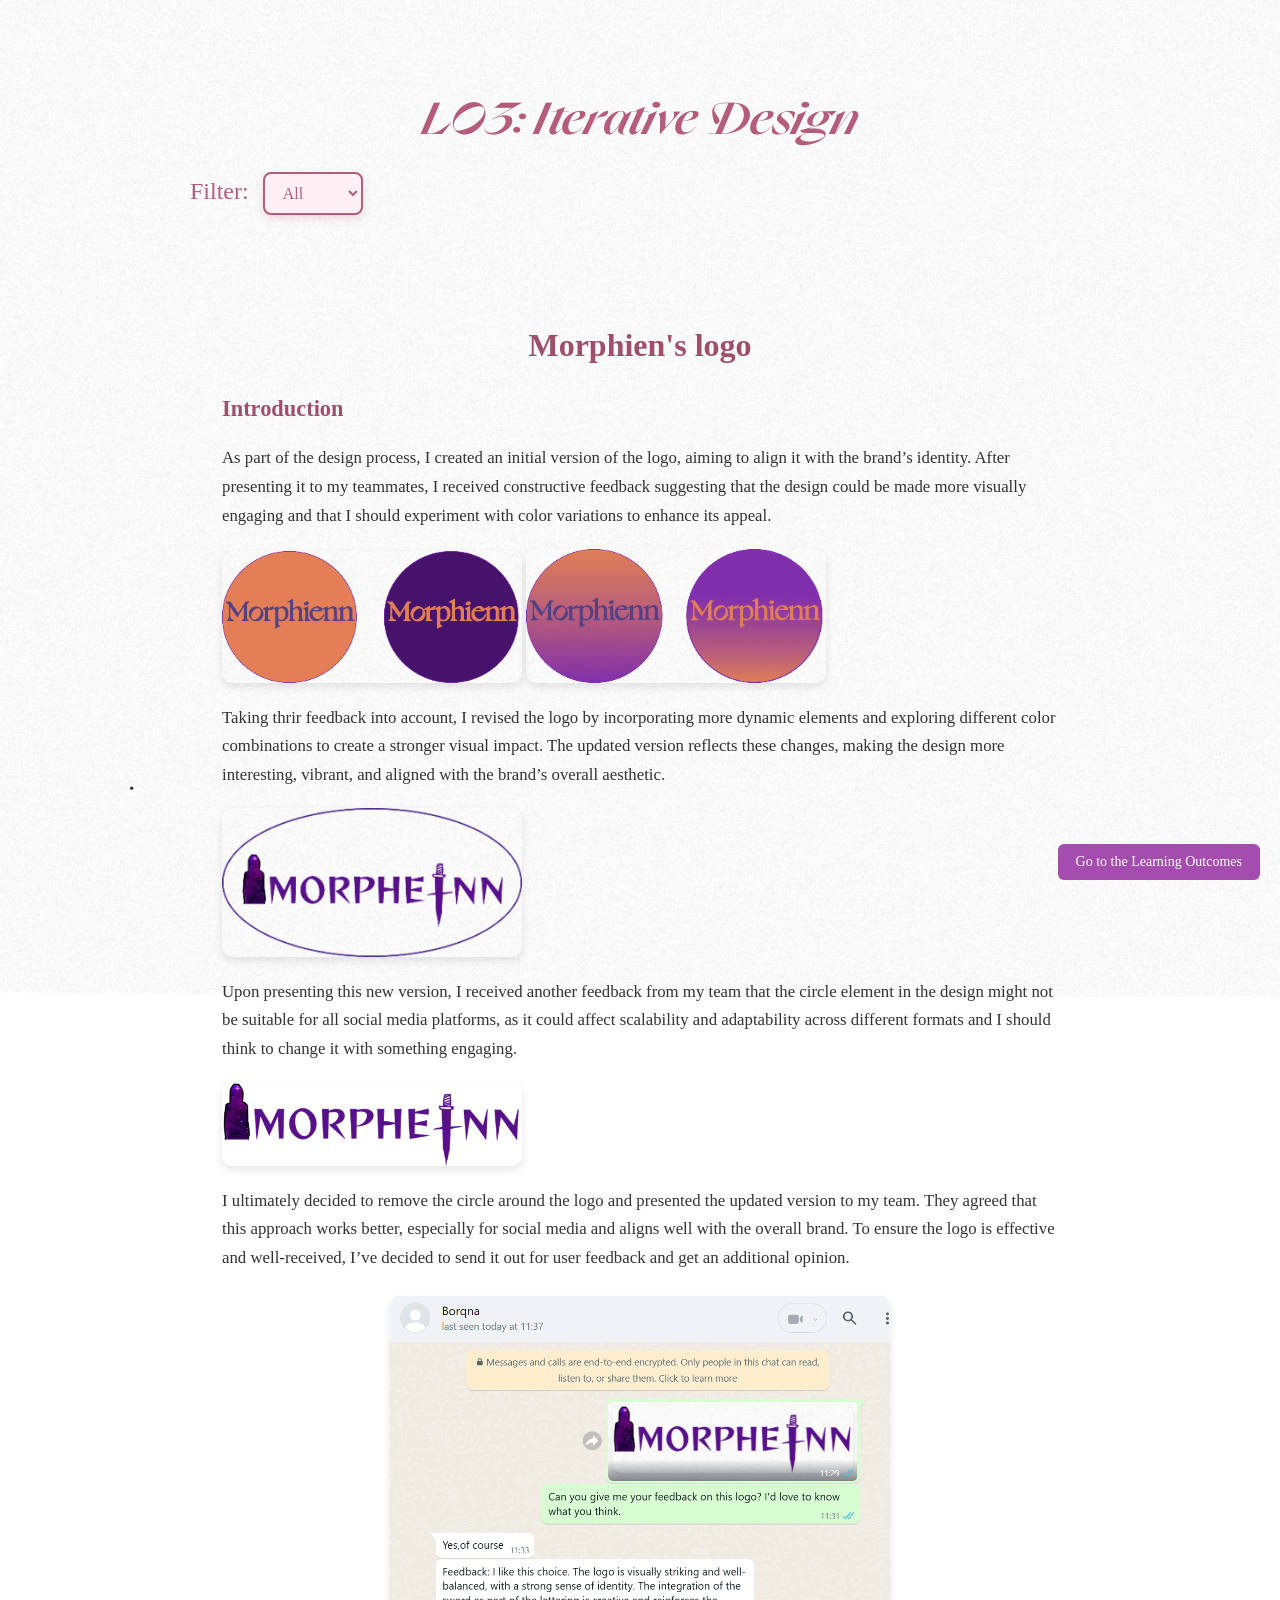
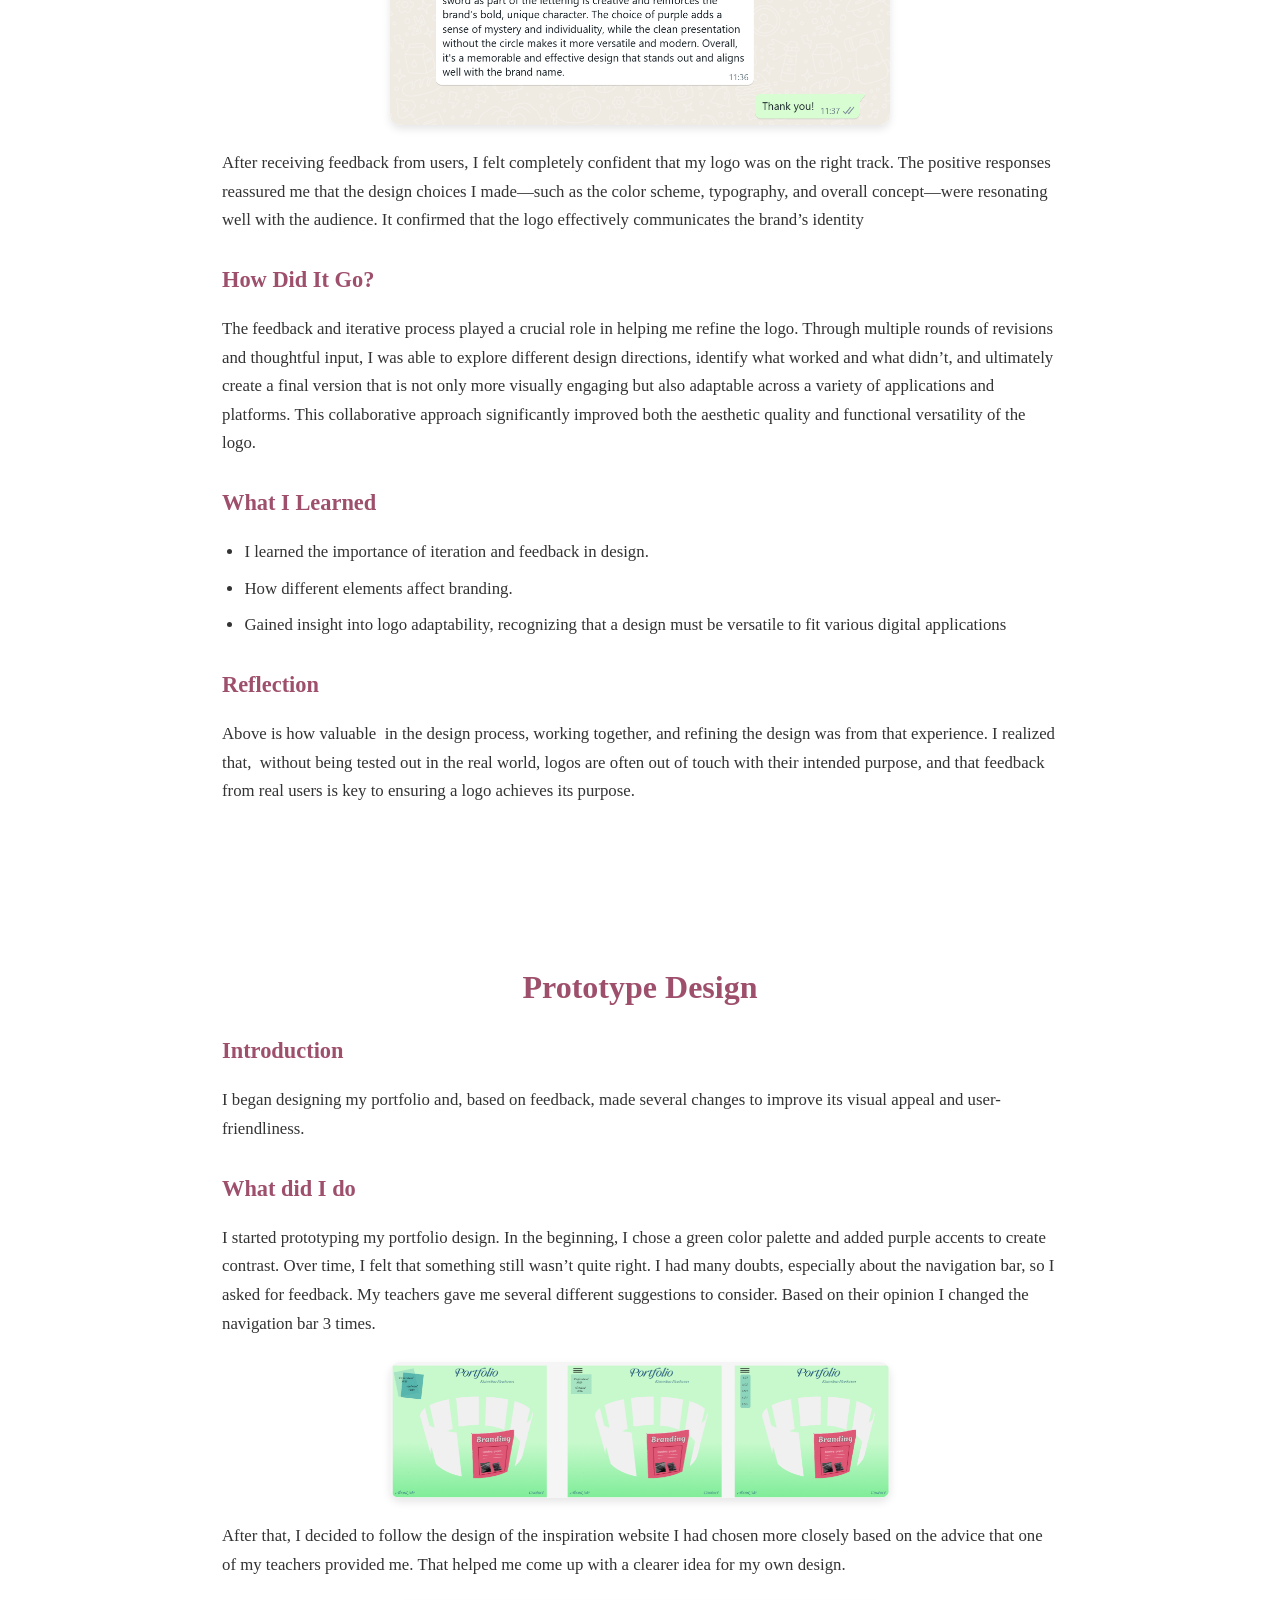
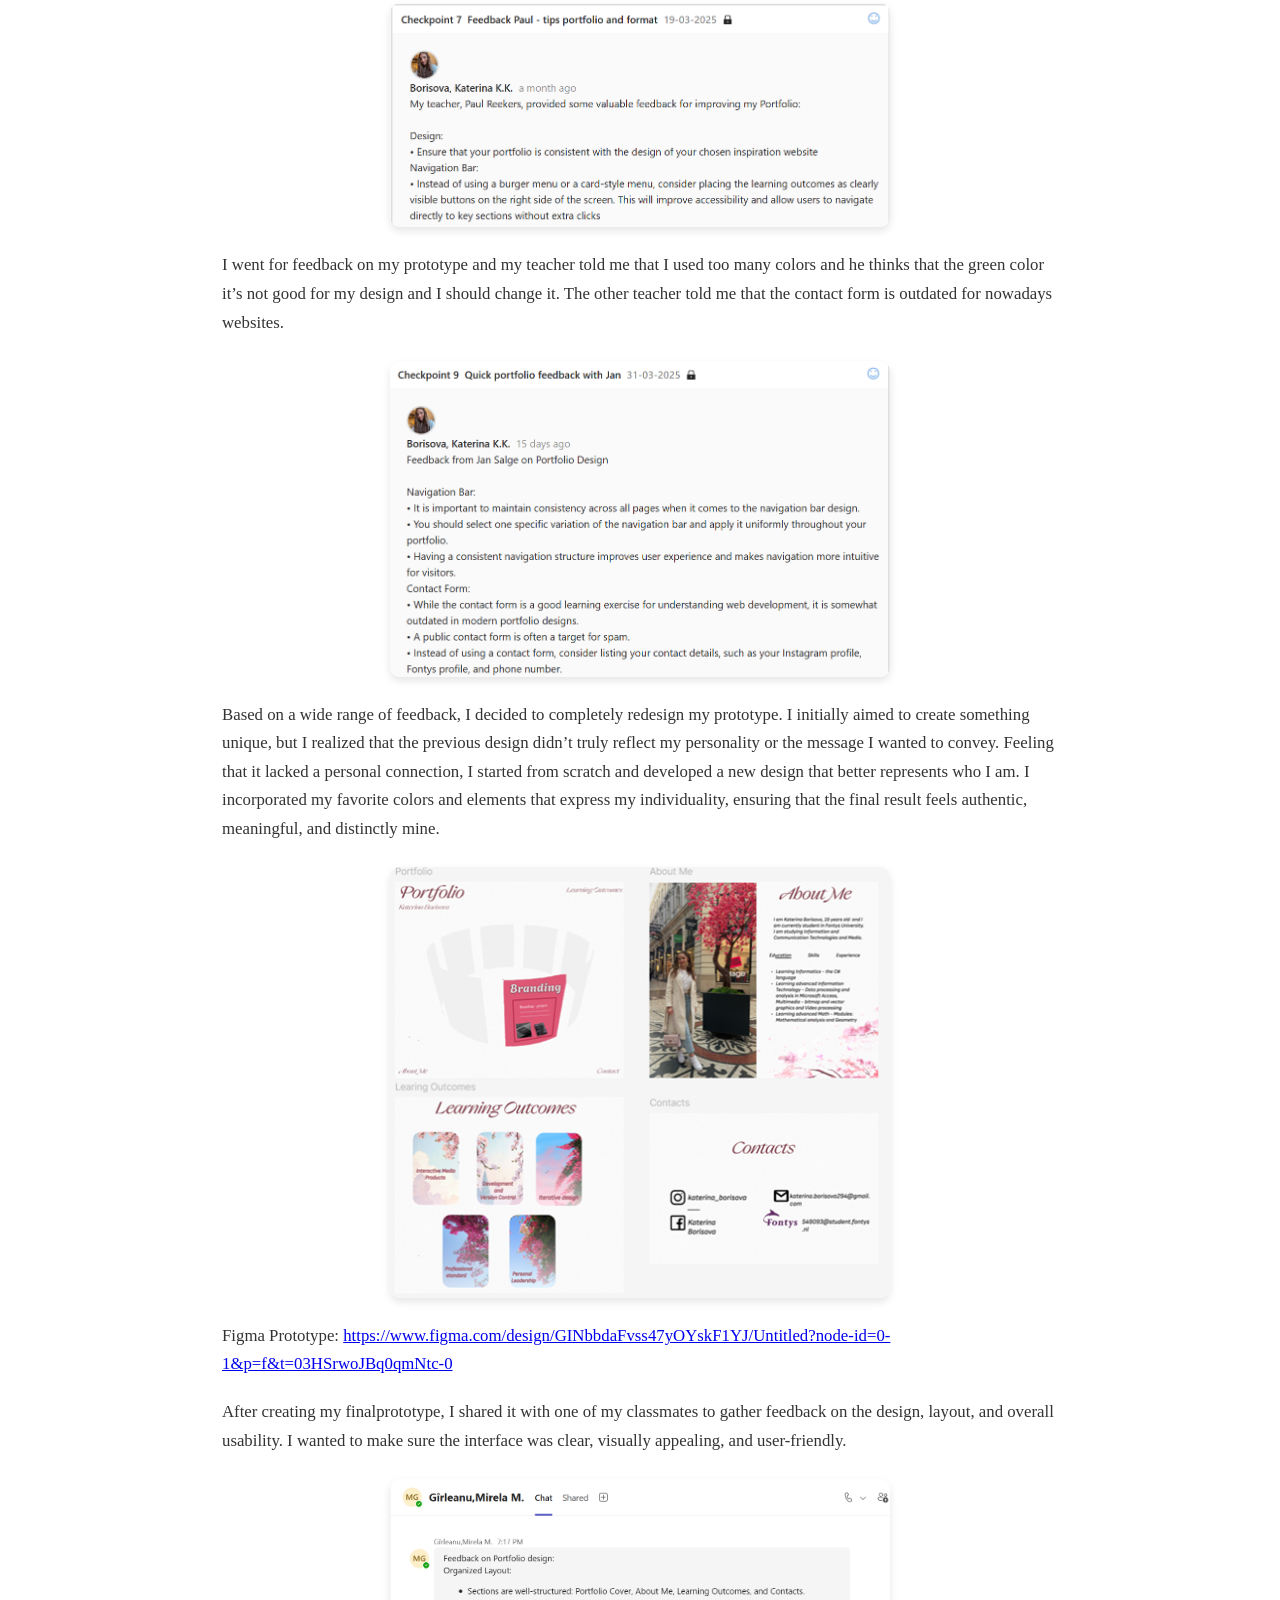
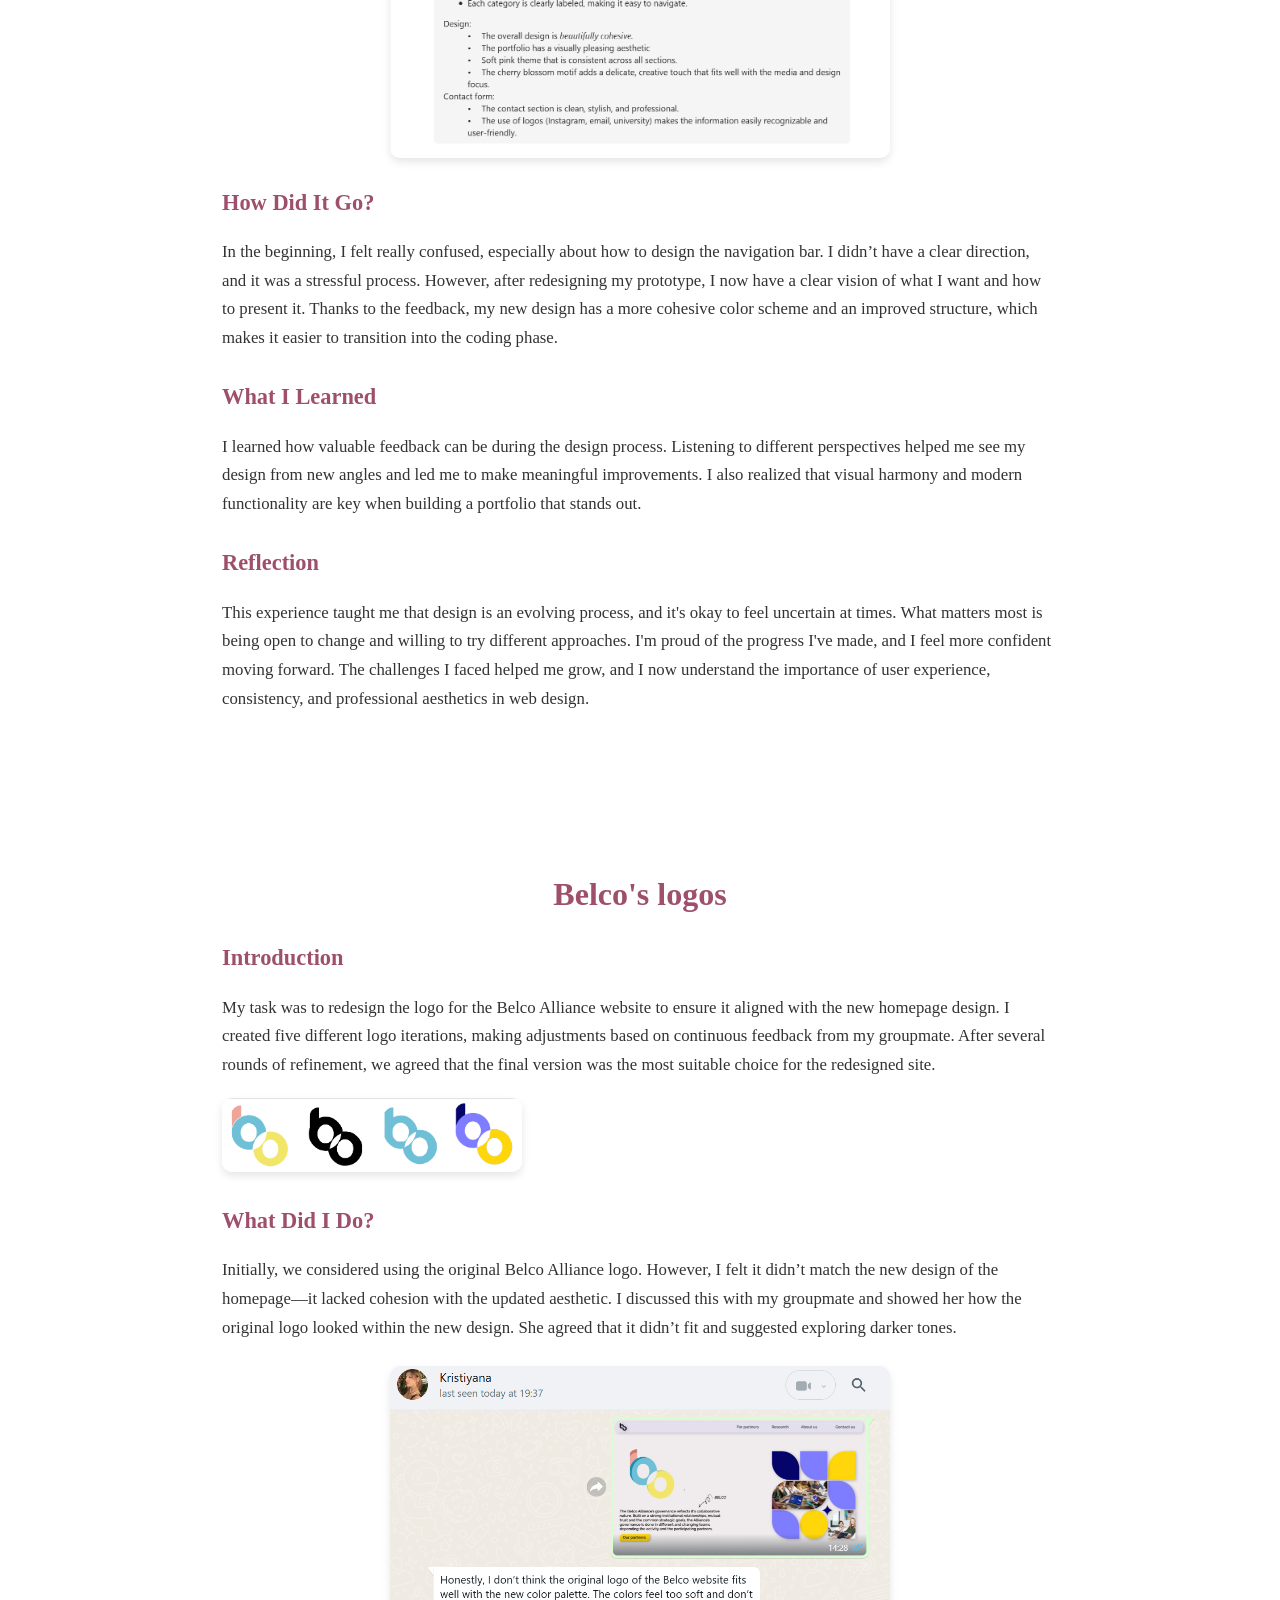
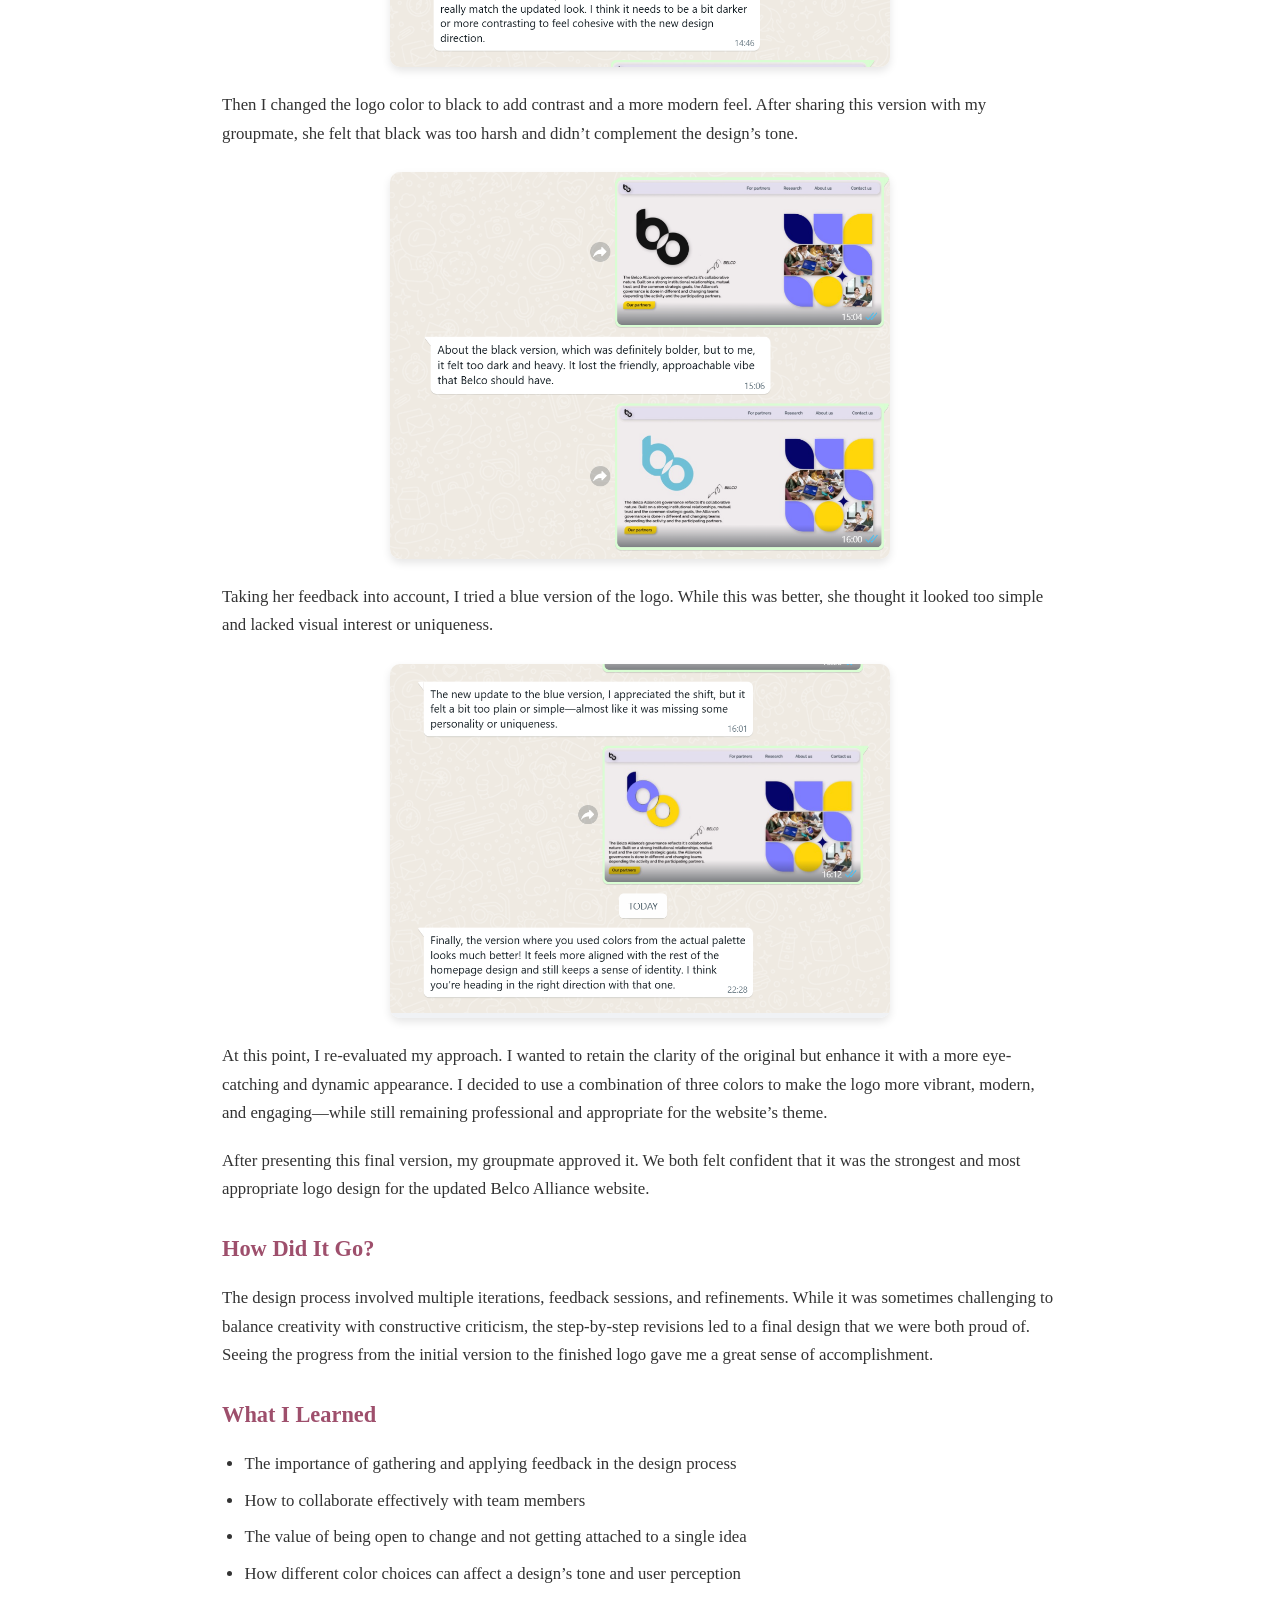
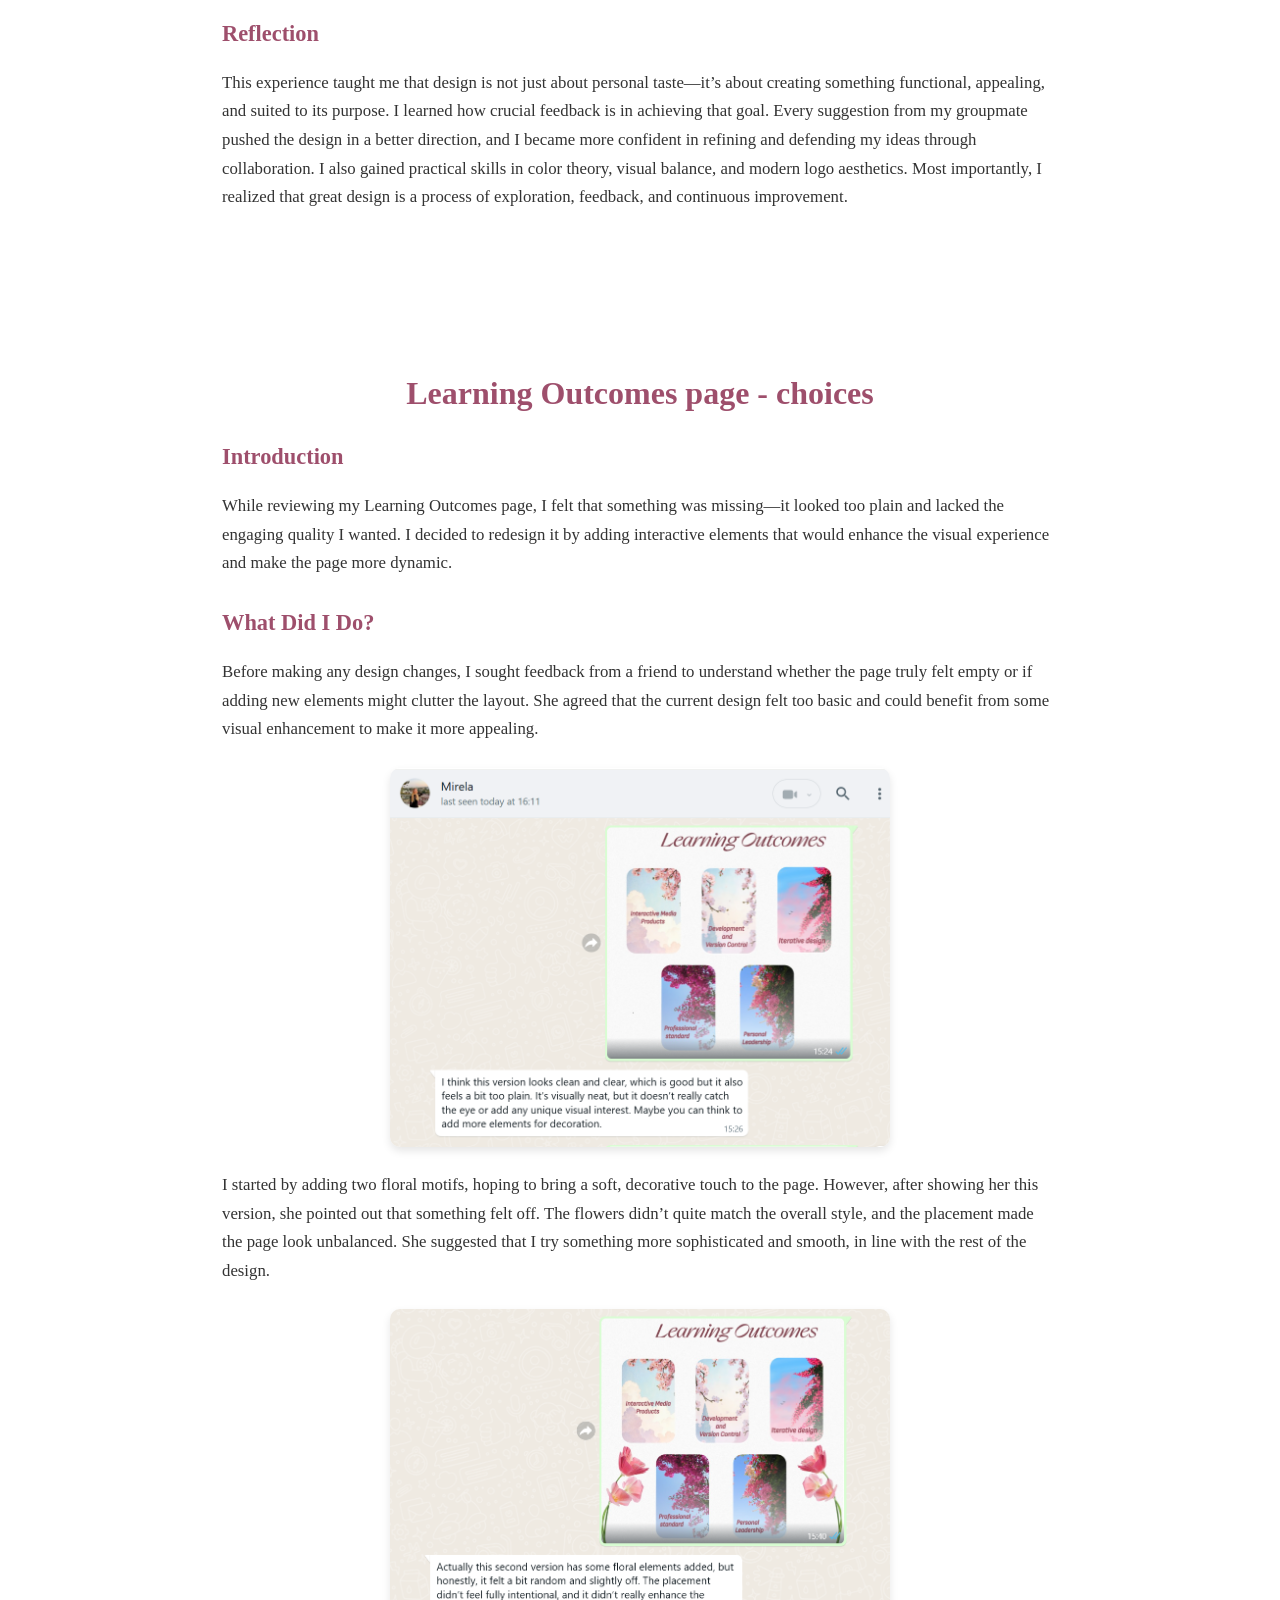
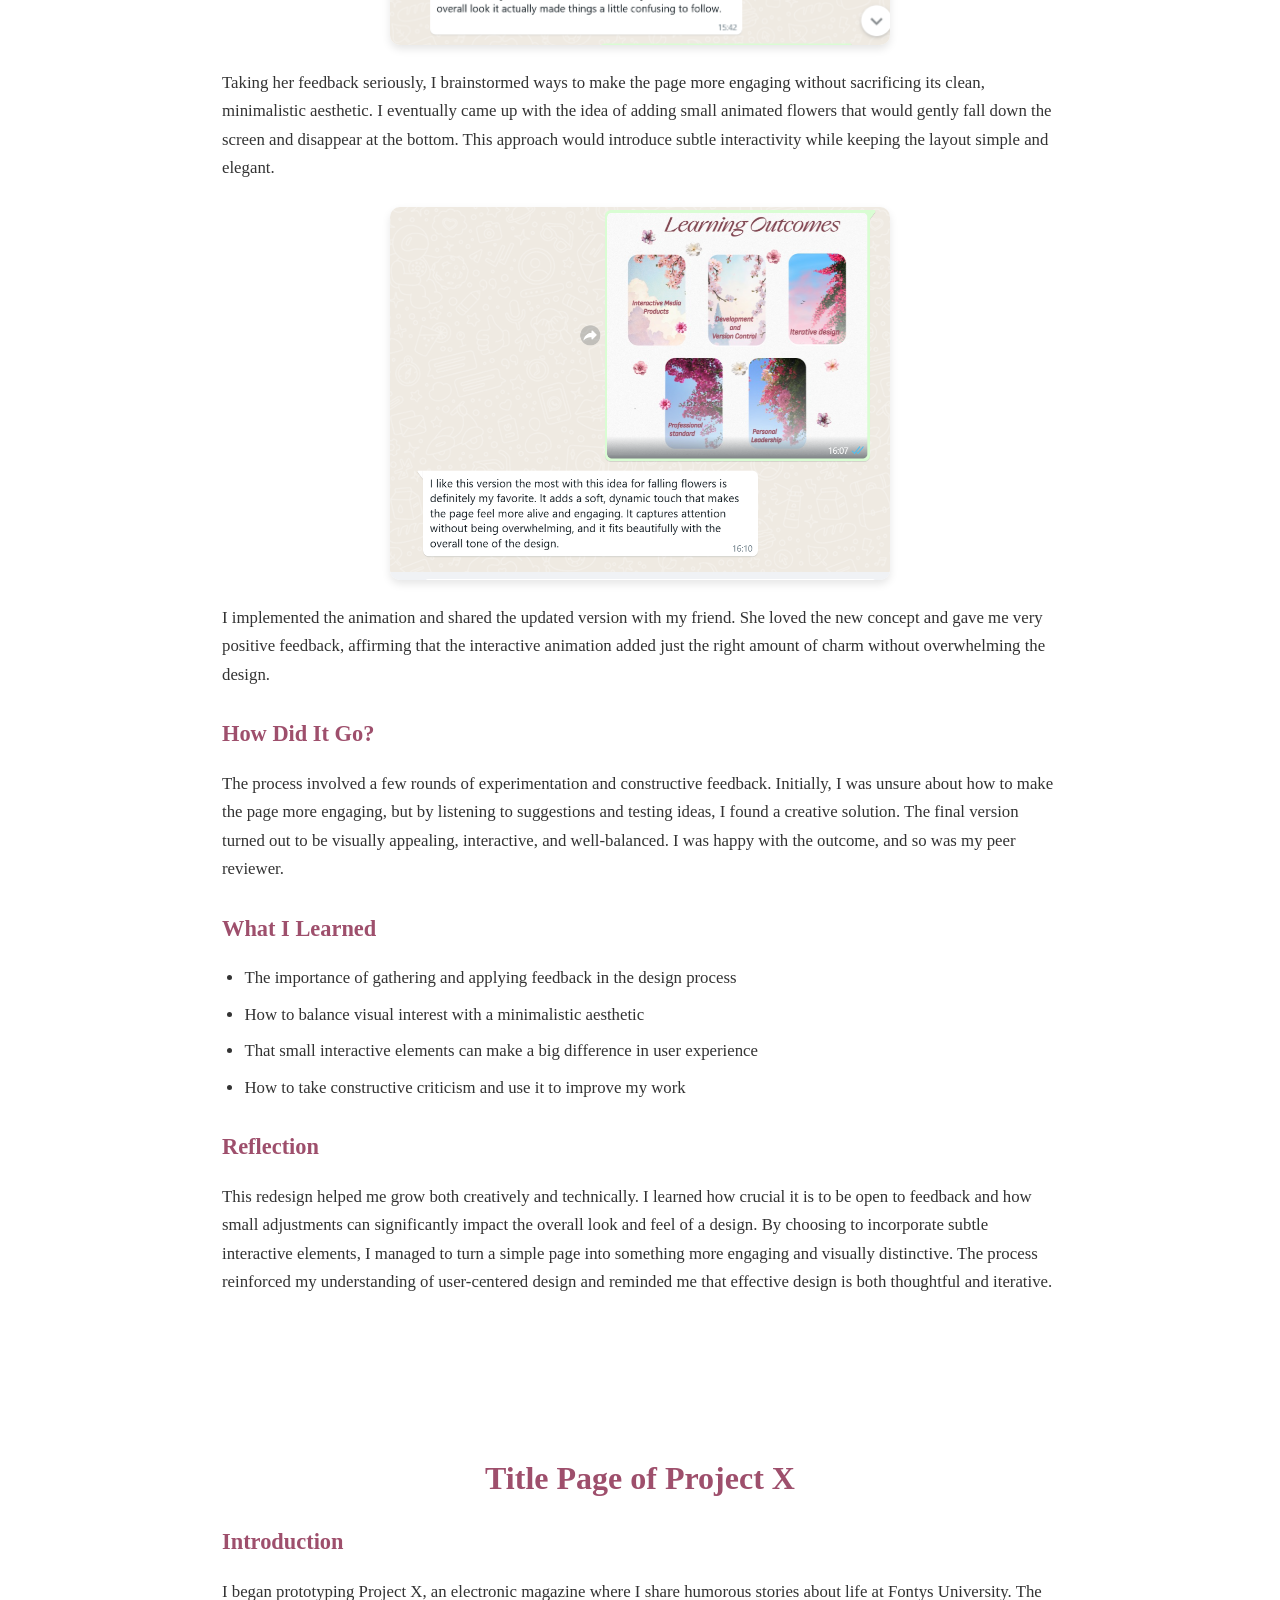
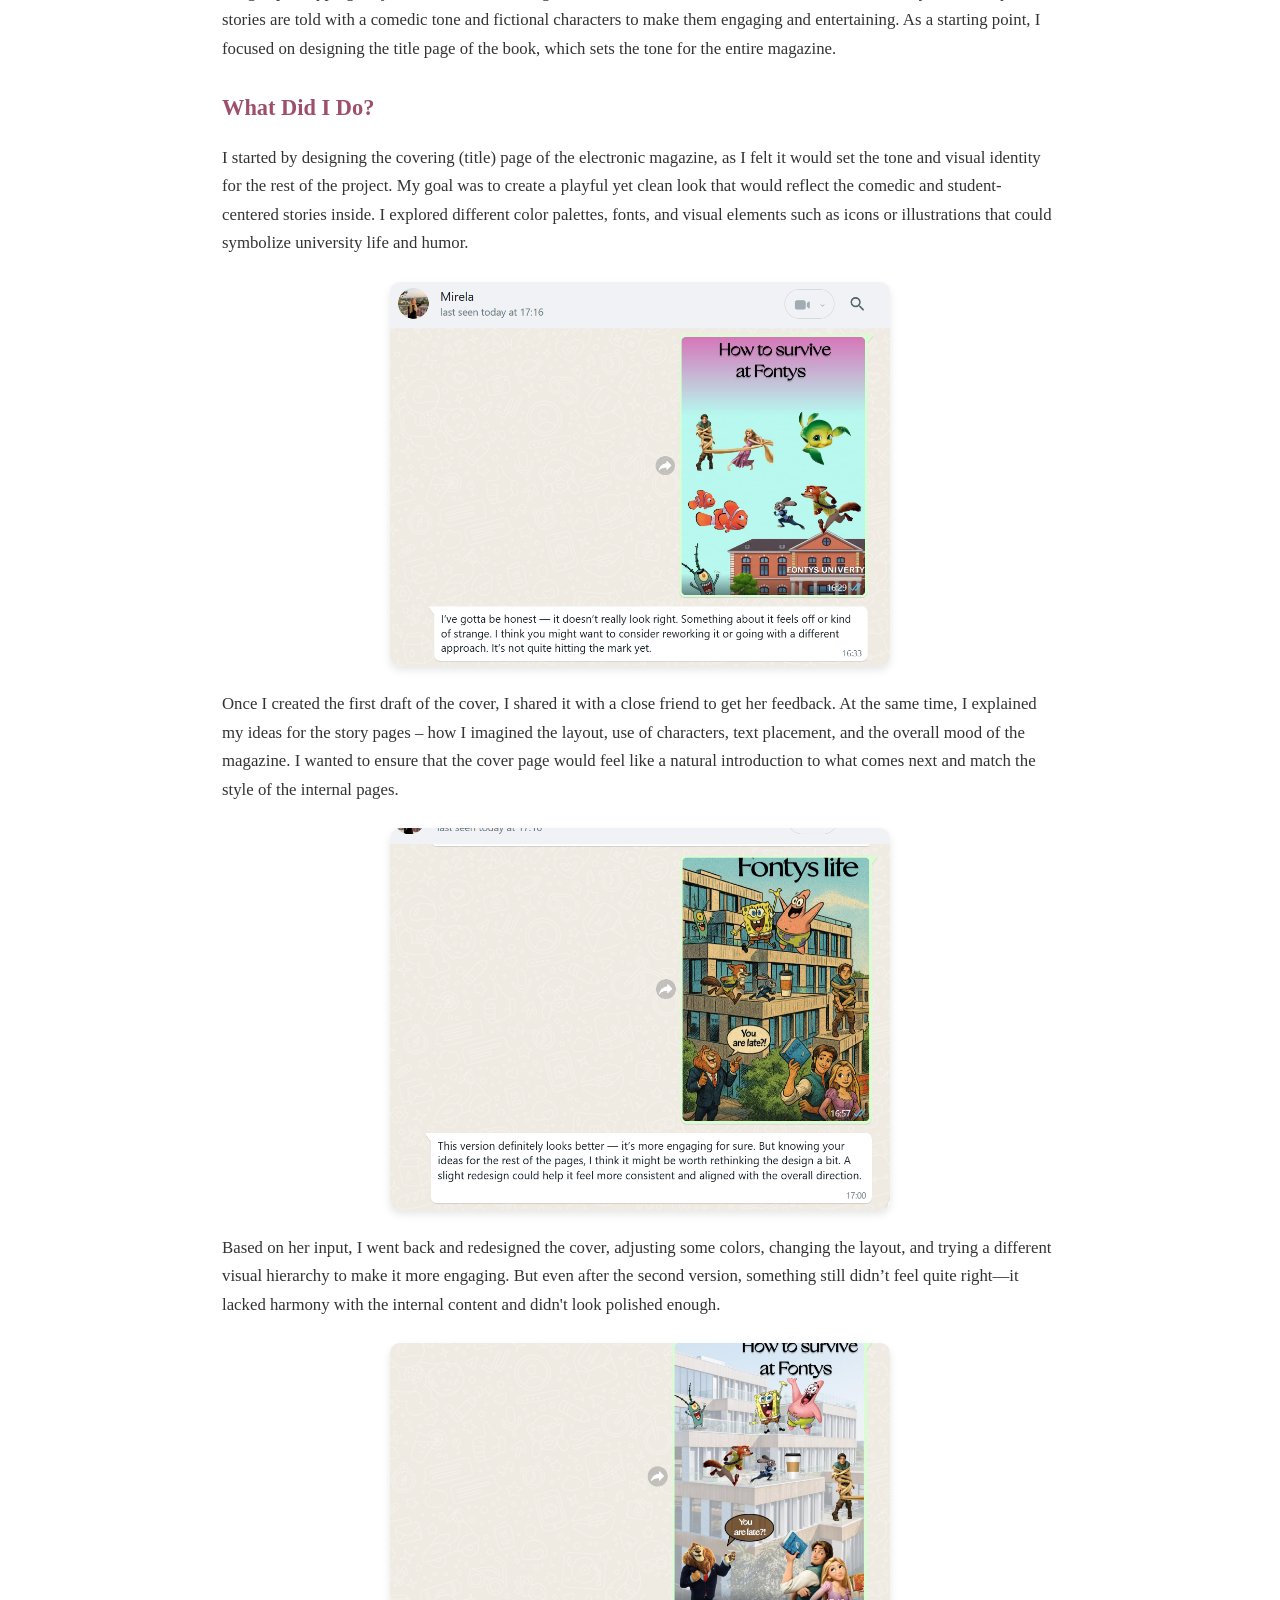
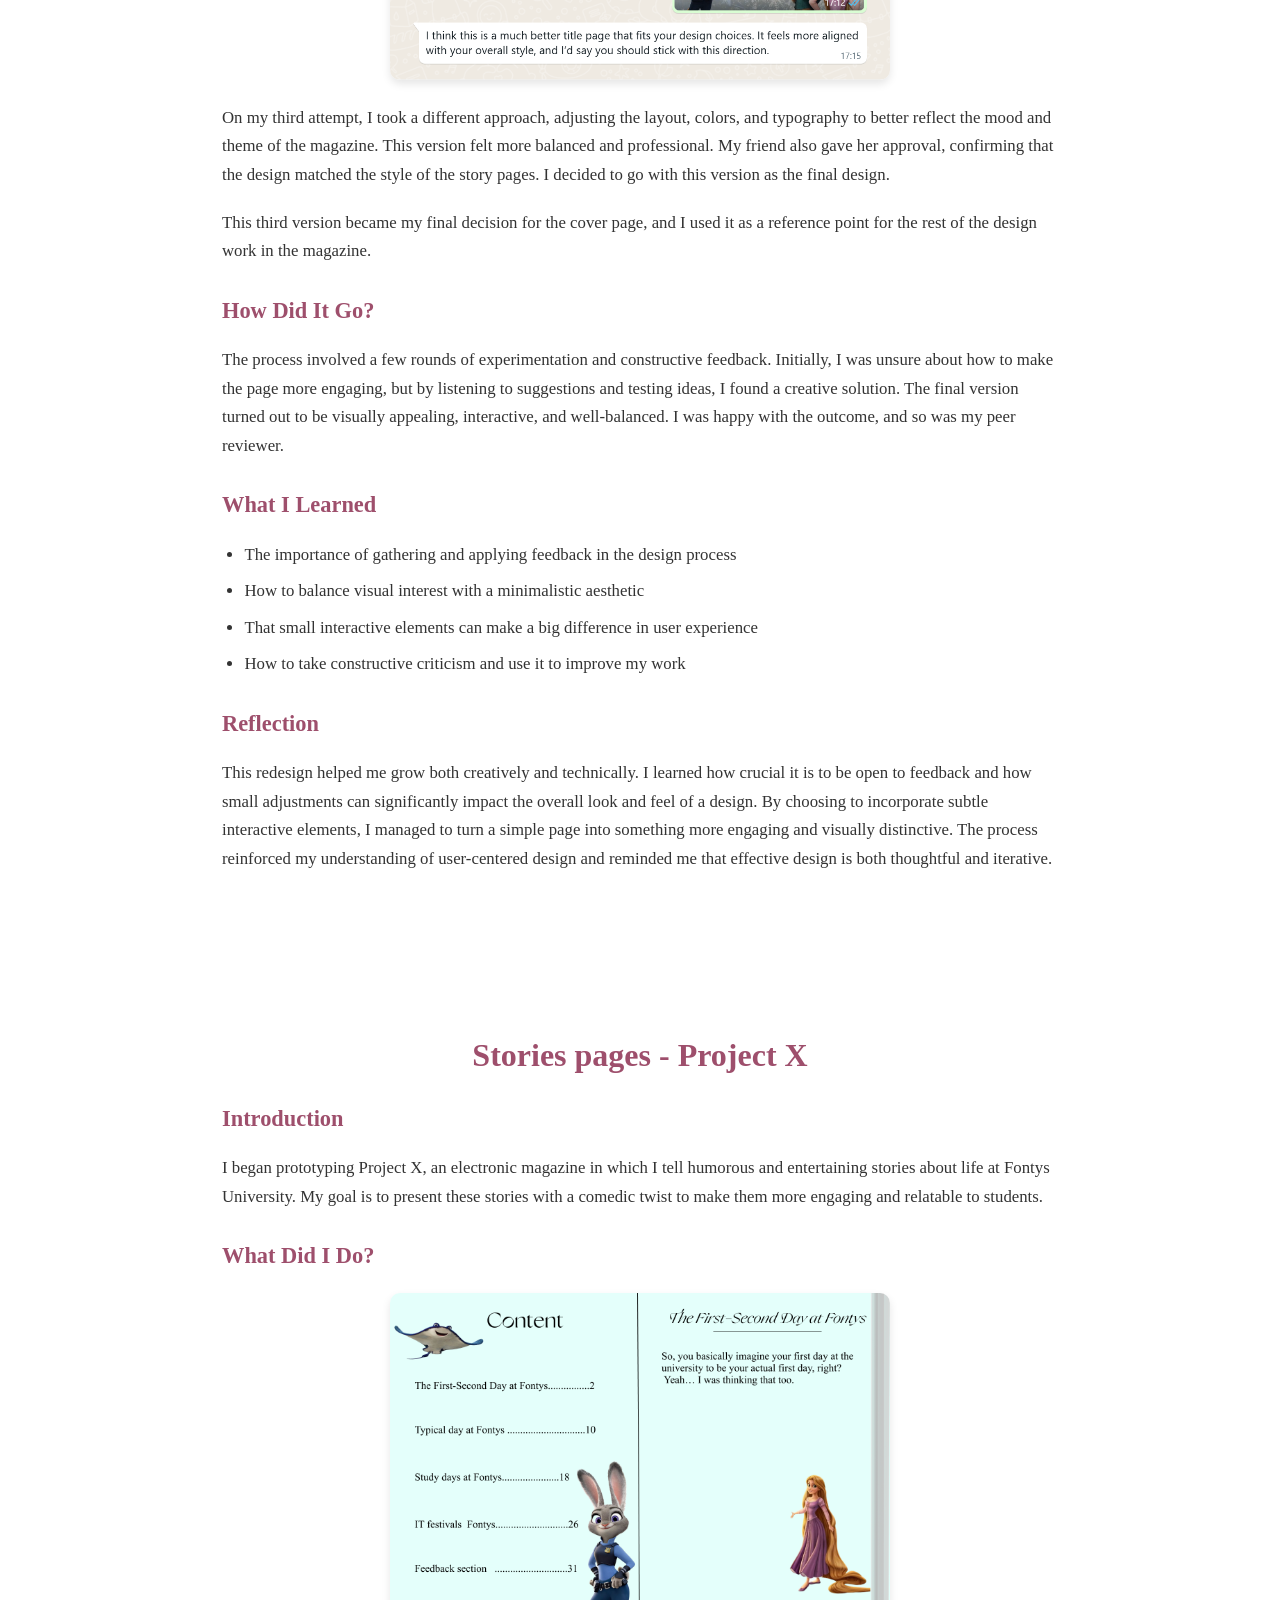
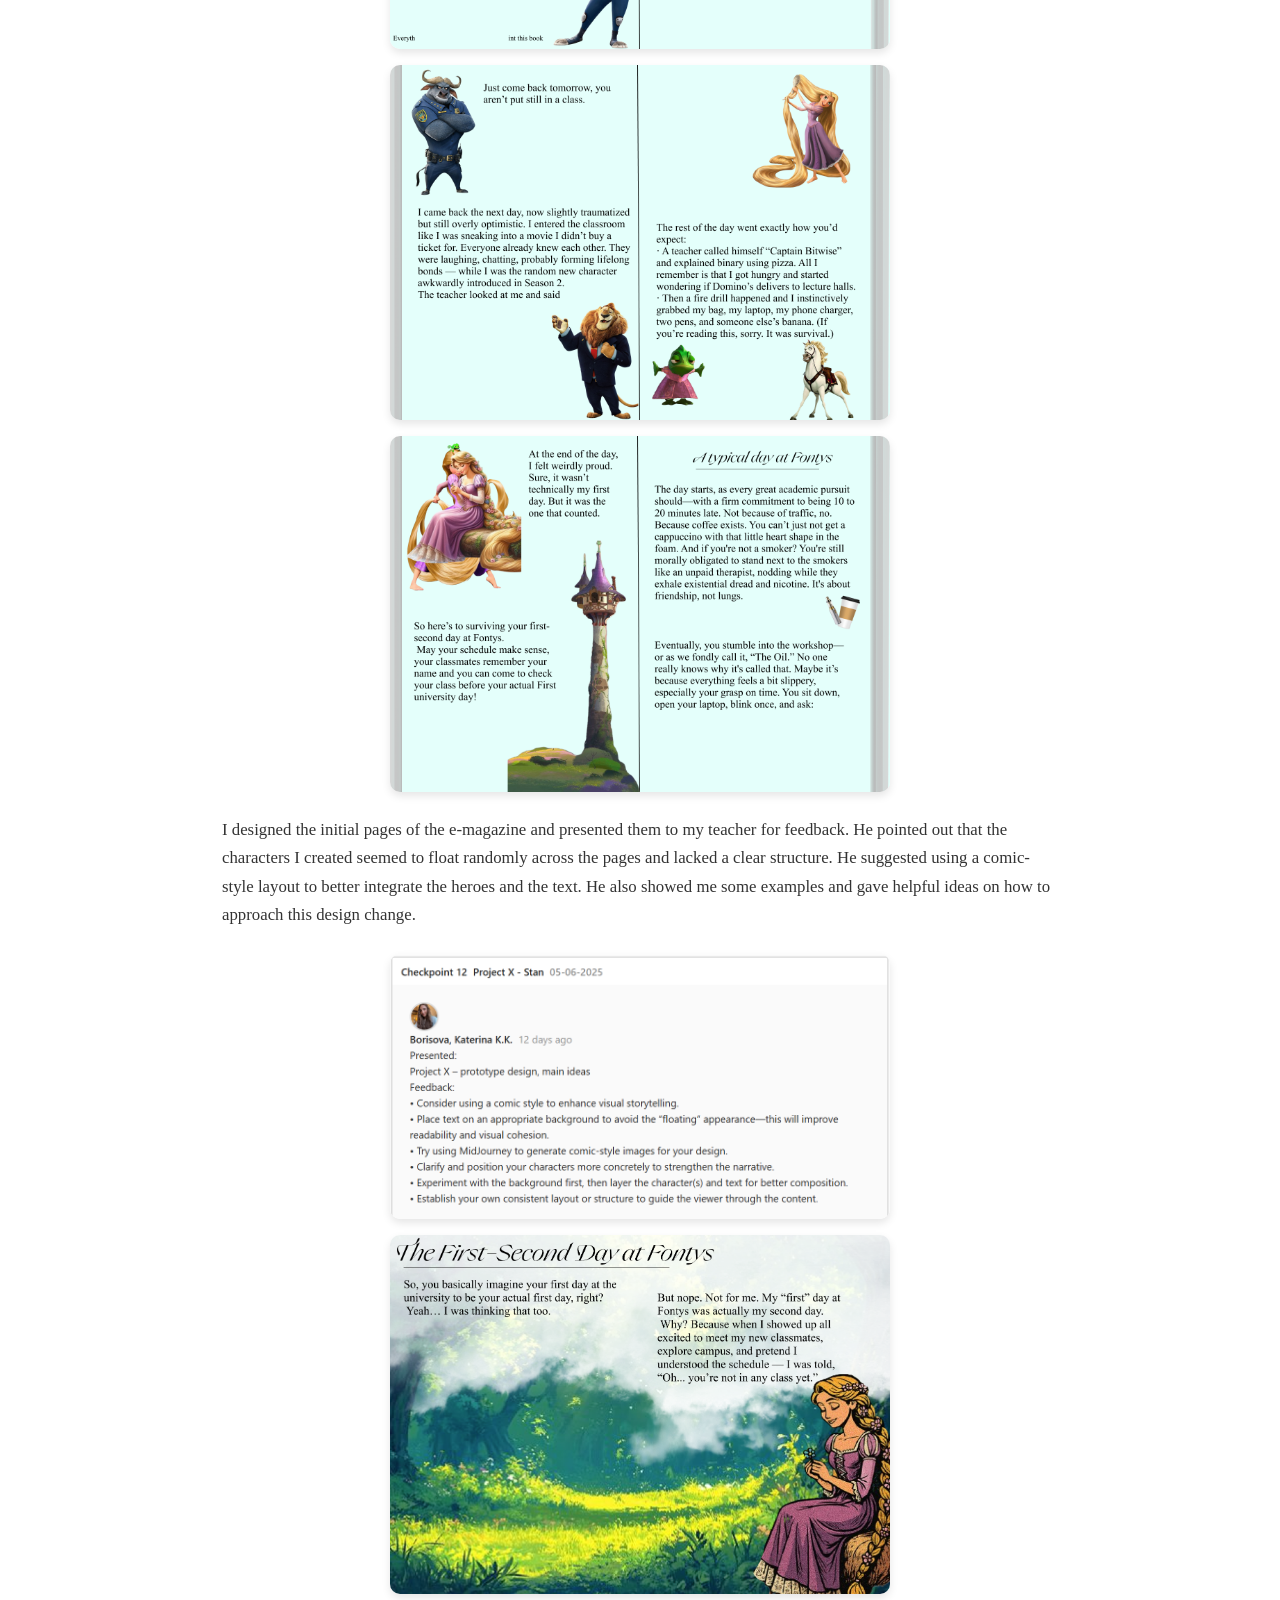
<file: LO3.html>
<!DOCTYPE html>
<html lang="en">
<head>
  <meta charset="UTF-8" />
  <meta name="viewport" content="width=device-width, initial-scale=1.0"/>
  <title>LO3: Iterative Design</title>
  <link rel="stylesheet" href="assets/LO3.css" />
</head>
<body>
  <div class="container">
    <h1>LO3: Iterative Design</h1>


    <!-- Dropdown Filter -->
<div>
  <label for="proof-filter">Filter: </label>
  <select id="proof-filter">
    <option value="all">All</option>
    <option value="proof1">Proof 1</option>
    <option value="proof2">Proof 2</option>
    <option value="proof3">Proof 3</option>
    <option value="proof4">Proof 4</option>
    <option value="proof5">Proof 5</option>
    <option value="proof6">Proof 6</option>
  </select>
</div>

<!---Proof 1--->
<div class="container proof" id="proof1">
    <h2>Morphien's logo</h2>

    <h3>Introduction</h3>
    <p>As part of the design process, I created an initial version of the logo, aiming to align it with the brand’s identity. After presenting it to my teammates, I received constructive feedback suggesting that the design could be made more visually engaging and that I should experiment with color variations to enhance its appeal.</p>
    
    <div class="inline-img1">
      <img src="pics/LO3/Morphien_logo1.png" alt="Initial logo">
      <img src="pics/LO3/Morphien_logo2.png" alt="Revised logo with color">
    </div>

    <p>Taking thrir feedback into account, I revised the logo by incorporating more dynamic elements and exploring different color combinations to create a stronger visual impact. The updated version reflects these changes, making the design more interesting, vibrant, and aligned with the brand’s overall aesthetic.</p>

    <div class="inline-img1">
      <img src="pics/LO3/Morphien_logo3.png" alt="Logo with circle">
    </div>

    <p>Upon presenting this new version, I received another feedback from my team that the circle element in the design might not be suitable for all social media platforms, as it could affect scalability and adaptability across different formats and I should think to change it with something engaging.</p>

    <div class="inline-img1">
      <img src="pics/LO3/Morphien_logo4.png" alt="Final logo without circle">
    </div>

    <p>I ultimately decided to remove the circle around the logo and presented the updated version to my team. They agreed that this approach works better, especially for social media and aligns well with the overall brand. To ensure the logo is effective and well-received, I’ve decided to send it out for user feedback and get an additional opinion.</p>
    <div class="inline-img">
      <img src="pics/LO3/morphien_5.png" alt="Final logo without circle">
    </div>

    <p>After receiving feedback from users, I felt completely confident that my logo was on the right track. The positive responses reassured me that the design choices I made—such as the color scheme, typography, and overall concept—were resonating well with the audience. It confirmed that the logo effectively communicates the brand’s identity </p>


    <h3>How Did It Go?</h3>
    <p>The feedback and iterative process played a crucial role in helping me refine the logo. Through multiple rounds of revisions and thoughtful input, I was able to explore different design directions, identify what worked and what didn’t, and ultimately create a final version that is not only more visually engaging but also adaptable across a variety of applications and platforms. This collaborative approach significantly improved both the aesthetic quality and functional versatility of the logo.</p>

    <h3>What I Learned</h3>
    <ul>
      <li>I learned the importance of iteration and feedback in design.</li>
      <li>How different elements affect branding.</li>
      <li>Gained insight into logo adaptability, recognizing that a design must be versatile to fit various digital applications

      </li>
    </ul>

    <h3>Reflection</h3>
    <p>Above is how valuable in the design process, working together, and refining the design was from that experience. I realized that, without being tested out in the real world, logos are often out of touch with their intended purpose, and that feedback from real users is key to ensuring a logo achieves its purpose.</p>

  </div>


  <!---Proof 2--->
  <div class="container proof" id="proof2">

    <h2>Prototype Design</h2>

    <h3>Introduction</h3>
    <p>
    I began designing my portfolio and, based on feedback, made several changes to improve its visual appeal and user-friendliness.</p>

    <h3>What did I do</h3>
    <p>I started prototyping my portfolio design. In the beginning, I chose a green color palette and added purple accents to create contrast. Over time, I felt that something still wasn’t quite right. I had many doubts, especially about the navigation bar, so I asked for feedback. My teachers gave me several different suggestions to consider. Based on their opinion I changed the navigation bar 3 times. </p>
    

    <div class="inline-img">
      <img src="pics/LO3/LO3.png" alt="Initial portfolio designs">
    </div>

    <p>After that, I decided to follow the design of the inspiration website I had chosen more closely based on the advice that one of my teachers provided me. That helped me come up with a clearer idea for my own design.</p>

    <div class="inline-img">
      <img src="pics/LO3/feedback2.png" alt="Inspiration-based layout">
    </div>

    <p>I went for feedback on my prototype and my teacher told me that I used too many colors and he thinks that the green color it’s not good for my design and I should change it. The other teacher told me that the contact form is outdated for nowadays websites.</p>

    <div class="inline-img">
      <img src="pics/LO3/feedback 1.png" alt="Written teacher feedback">
    </div>

    <p>Based on a wide range of feedback, I decided to completely redesign my prototype. I initially aimed to create something unique, but I realized that the previous design didn’t truly reflect my personality or the message I wanted to convey. Feeling that it lacked a personal connection, I started from scratch and developed a new design that better represents who I am. I incorporated my favorite colors and elements that express my individuality, ensuring that the final result feels authentic, meaningful, and distinctly mine.</p>

    <div class="inline-img">
      <img src="pics/LO3/portfolio_design.png" alt="Final redesigned prototype">
    </div>
  
    <p>Figma Prototype: <a href="https://www.figma.com/design/GINbbdaFvss47yOYskF1YJ/Untitled?node-id=0-1&p=f&t=03HSrwoJBq0qmNtc-0" target="_blank">https://www.figma.com/design/GINbbdaFvss47yOYskF1YJ/Untitled?node-id=0-1&p=f&t=03HSrwoJBq0qmNtc-0</a></p>
  
<p>After creating my finalprototype, I shared it with one of my classmates to gather feedback on the design, layout, and overall usability. I wanted to make sure the interface was clear, visually appealing, and user-friendly.  </p>
<div class="inline-img">
  <img src="pics/LO3/fredback3.png" alt="">
</div>


    <h3>How Did It Go?</h3>
    <p>In the beginning, I felt really confused, especially about how to design the navigation bar. I didn’t have a clear direction, and it was a stressful process. However, after redesigning my prototype, I now have a clear vision of what I want and how to present it. Thanks to the feedback, my new design has a more cohesive color scheme and an improved structure, which makes it easier to transition into the coding phase.</p>

    <h3>What I Learned</h3>
    <p>I learned how valuable feedback can be during the design process. Listening to different perspectives helped me see my design from new angles and led me to make meaningful improvements. I also realized that visual harmony and modern functionality are key when building a portfolio that stands out.</p>

    <h3>Reflection</h3>
    <p>This experience taught me that design is an evolving process, and it's okay to feel uncertain at times. What matters most is being open to change and willing to try different approaches. I'm proud of the progress I've made, and I feel more confident moving forward. The challenges I faced helped me grow, and I now understand the importance of user experience, consistency, and professional aesthetics in web design.</p>
  </div>


 <!---Proof 3--->
<div class="container proof" id="proof3">
    <h2>Belco's logos</h2>

    <h3>Introduction</h3>
    <p>My task was to redesign the logo for the Belco Alliance website to ensure it aligned with the new homepage design. I created five different logo iterations, making adjustments based on continuous feedback from my groupmate. After several rounds of refinement, we agreed that the final version was the most suitable choice for the redesigned site.</p>
    
    <div class="inline-img1">
      <img src="pics/LO3/belco_logos.png" alt="Initial logo">
    </div>

    <h3>What Did I Do?</h3>
    <p>Initially, we considered using the original Belco Alliance logo. However, I felt it didn’t match the new design of the homepage—it lacked cohesion with the updated aesthetic. I discussed this with my groupmate and showed her how the original logo looked within the new design. She agreed that it didn’t fit and suggested exploring darker tones.</p>
 
    <div class="inline-img">
      <img src="pics/LO3/belco_1.png" alt="Logo with circle">
    </div>

    <p>Then I changed the logo color to black to add contrast and a more modern feel. After sharing this version with my groupmate, she felt that black was too harsh and didn’t complement the design’s tone.</p>

    <div class="inline-img">
      <img src="pics/LO3/belco_2.png" alt="Final logo without circle">
    </div>

    <p>Taking her feedback into account, I tried a blue version of the logo. While this was better, she thought it looked too simple and lacked visual interest or uniqueness.</p>

    <div class="inline-img">
      <img src="pics/LO3/belco_3.png" alt="Final logo without circle">
    </div>

    <p>At this point, I re-evaluated my approach. I wanted to retain the clarity of the original but enhance it with a more eye-catching and dynamic appearance. I decided to use a combination of three colors to make the logo more vibrant, modern, and engaging—while still remaining professional and appropriate for the website’s theme.</p>
    <p>After presenting this final version, my groupmate approved it. We both felt confident that it was the strongest and most appropriate logo design for the updated Belco Alliance website.</p>


    <h3>How Did It Go?</h3>
    <p>The design process involved multiple iterations, feedback sessions, and refinements. While it was sometimes challenging to balance creativity with constructive criticism, the step-by-step revisions led to a final design that we were both proud of. Seeing the progress from the initial version to the finished logo gave me a great sense of accomplishment.</p>
    <h3>What I Learned</h3>
    <ul>
      <li>The importance of gathering and applying feedback in the design process</li>
      <li>How to collaborate effectively with team members</li>
      <li>The value of being open to change and not getting attached to a single idea</li>
      <li>How different color choices can affect a design’s tone and user perception</li>
    </ul>

    <h3>Reflection</h3>
    <p>This experience taught me that design is not just about personal taste—it’s about creating something functional, appealing, and suited to its purpose. I learned how crucial feedback is in achieving that goal. Every suggestion from my groupmate pushed the design in a better direction, and I became more confident in refining and defending my ideas through collaboration. I also gained practical skills in color theory, visual balance, and modern logo aesthetics. Most importantly, I realized that great design is a process of exploration, feedback, and continuous improvement.</p>

  </div>

<!---Proof 4--->
<div class="container proof" id="proof4">
    <h2>Learning Outcomes page - choices</h2>

    <h3>Introduction</h3>
    <p>While reviewing my Learning Outcomes page, I felt that something was missing—it looked too plain and lacked the engaging quality I wanted. I decided to redesign it by adding interactive elements that would enhance the visual experience and make the page more dynamic.</p>
   

    <h3>What Did I Do?</h3>
    <p>Before making any design changes, I sought feedback from a friend to understand whether the page truly felt empty or if adding new elements might clutter the layout. She agreed that the current design felt too basic and could benefit from some visual enhancement to make it more appealing.</p>
 
    <div class="inline-img">
      <img src="pics/LO3/LO_1.png" alt="Logo with circle">
    </div>

    <p>I started by adding two floral motifs, hoping to bring a soft, decorative touch to the page. However, after showing her this version, she pointed out that something felt off. The flowers didn’t quite match the overall style, and the placement made the page look unbalanced. She suggested that I try something more sophisticated and smooth, in line with the rest of the design.</p>

    <div class="inline-img">
      <img src="pics/LO3/LO_2.png" alt="Final logo without circle">
    </div>

    <p>Taking her feedback seriously, I brainstormed ways to make the page more engaging without sacrificing its clean, minimalistic aesthetic. I eventually came up with the idea of adding small animated flowers that would gently fall down the screen and disappear at the bottom. This approach would introduce subtle interactivity while keeping the layout simple and elegant.</p>

    <div class="inline-img">
      <img src="pics/LO3/LO_3.png" alt="Final logo without circle">
    </div>

    <p>I implemented the animation and shared the updated version with my friend. She loved the new concept and gave me very positive feedback, affirming that the interactive animation added just the right amount of charm without overwhelming the design.</p>



    <h3>How Did It Go?</h3>
    <p>The process involved a few rounds of experimentation and constructive feedback. Initially, I was unsure about how to make the page more engaging, but by listening to suggestions and testing ideas, I found a creative solution. The final version turned out to be visually appealing, interactive, and well-balanced. I was happy with the outcome, and so was my peer reviewer.
</p>
    <h3>What I Learned</h3>
    <ul>
      <li>The importance of gathering and applying feedback in the design process</li>
      <li>How to balance visual interest with a minimalistic aesthetic</li>
      <li>That small interactive elements can make a big difference in user experience</li>
      <li>How to take constructive criticism and use it to improve my work</li>
    </ul>

    <h3>Reflection</h3>
    <p>This redesign helped me grow both creatively and technically. I learned how crucial it is to be open to feedback and how small adjustments can significantly impact the overall look and feel of a design. By choosing to incorporate subtle interactive elements, I managed to turn a simple page into something more engaging and visually distinctive. The process reinforced my understanding of user-centered design and reminded me that effective design is both thoughtful and iterative.</p>

  </div>

<!---Proof 5--->
<div class="container proof" id="proof5">
    <h2>Title Page of Project X</h2>

    <h3>Introduction</h3>
   <p>I began prototyping Project X, an electronic magazine where I share humorous stories about life at Fontys University. The stories are told with a comedic tone and fictional characters to make them engaging and entertaining. As a starting point, I focused on designing the title page of the book, which sets the tone for the entire magazine.</p>

    <h3>What Did I Do?</h3>
    <p>I started by designing the covering (title) page of the electronic magazine, as I felt it would set the tone and visual identity for the rest of the project. My goal was to create a playful yet clean look that would reflect the comedic and student-centered stories inside. I explored different color palettes, fonts, and visual elements such as icons or illustrations that could symbolize university life and humor.</p>
 
    <div class="inline-img">
      <img src="pics/LO3/projectx_feedback1.png" alt="Logo with circle">
    </div>

   <p>Once I created the first draft of the cover, I shared it with a close friend to get her feedback. At the same time, I explained my ideas for the story pages – how I imagined the layout, use of characters, text placement, and the overall mood of the magazine. I wanted to ensure that the cover page would feel like a natural introduction to what comes next and match the style of the internal pages.</p>

    <div class="inline-img">
      <img src="pics/LO3/projectx_feedback2.png" alt="Final logo without circle">
    </div>

   <p>Based on her input, I went back and redesigned the cover, adjusting some colors, changing the layout, and trying a different visual hierarchy to make it more engaging. But even after the second version, something still didn’t feel quite right—it lacked harmony with the internal content and didn't look polished enough.</p>

    <div class="inline-img">
      <img src="pics/LO3/feedbackx3.png" alt="Final logo without circle">
    </div>

    <p>On my third attempt, I took a different approach, adjusting the layout, colors, and typography to better reflect the mood and theme of the magazine. This version felt more balanced and professional. My friend also gave her approval, confirming that the design matched the style of the story pages. I decided to go with this version as the final design.</p>
    <p>This third version became my final decision for the cover page, and I used it as a reference point for the rest of the design work in the magazine.</p>



    <h3>How Did It Go?</h3>
    <p>The process involved a few rounds of experimentation and constructive feedback. Initially, I was unsure about how to make the page more engaging, but by listening to suggestions and testing ideas, I found a creative solution. The final version turned out to be visually appealing, interactive, and well-balanced. I was happy with the outcome, and so was my peer reviewer.
</p>
    <h3>What I Learned</h3>
    <ul>
      <li>The importance of gathering and applying feedback in the design process</li>
      <li>How to balance visual interest with a minimalistic aesthetic</li>
      <li>That small interactive elements can make a big difference in user experience</li>
      <li>How to take constructive criticism and use it to improve my work</li>
    </ul>

    <h3>Reflection</h3>
    <p>This redesign helped me grow both creatively and technically. I learned how crucial it is to be open to feedback and how small adjustments can significantly impact the overall look and feel of a design. By choosing to incorporate subtle interactive elements, I managed to turn a simple page into something more engaging and visually distinctive. The process reinforced my understanding of user-centered design and reminded me that effective design is both thoughtful and iterative.</p>

  </div>
  

<!---Proof 6--->
<div class="container proof" id="proof6">
    <h2>Stories pages - Project X</h2>

    <h3>Introduction</h3>
    <p>I began prototyping Project X, an electronic magazine in which I tell humorous and entertaining stories about life at Fontys University. My goal is to present these stories with a comedic twist to make them more engaging and relatable to students.</p>
   

    <h3>What Did I Do?</h3>
       <div class="inline-img">
      <img src="pics/LO3/try1.png" alt="Logo with circle">
       <img src="pics/LO3/try2.png" alt="Logo with circle">
       <img src="pics/LO3/try3.png" alt="Logo with circle">
    </div>
    <p>I designed the initial pages of the e-magazine and presented them to my teacher for feedback. He pointed out that the characters I created seemed to float randomly across the pages and lacked a clear structure. He suggested using a comic-style layout to better integrate the heroes and the text. He also showed me some examples and gave helpful ideas on how to approach this design change.</p>
 
    <div class="inline-img">
      <img src="pics/LO3/feedback_x.png" alt="Logo with circle">
      <img src="pics/LO3/try4.png" alt="">
         <img src="pics/LO3/try5.png" alt="">
    </div>

    <p>Taking his advice, I rearranged the characters and text on the pages to give them more structure. However, I struggled to properly implement the comic style. My original vision was quite different from the traditional comic layout, and I found it difficult to merge the two. Eventually, I decided to completely redesign the layout and asked a friend for her feedback to get a second perspective and to do a final decision.</p>

    <div class="inline-img">
      <img src="pics/LO3/try6.png" alt="Final logo without circle">
      <img src="pics/LO3/try7.png" alt="Final logo without circle">
      <img src="pics/LO3/try8.png" alt="Final logo without circle">
      <img src="pics/LO3/try9.png" alt="Final logo without circle">
      <img src="pics/LO3/try10.png" alt="Final logo without circle">
    </div>

    <p>My friend told me that the new design looks much better and that everything matches correctly now. She felt that the elements were more cohesive and the style layout improved the storytelling. Her positive feedback gave me more confidence in the new direction of the project.</p>
    <p>After spending time refining my ideas and exploring different possibilities, I now have a much clearer vision for my design. This clarity has significantly boosted my confidence, and I feel much more prepared and excited to move forward with the new concept, knowing it aligns well with my goals and creative direction.</p>

    <h3>How Did It Go?</h3>
    <p>The redesign process was challenging but productive. Although I faced difficulties translating my original concept into a comic format, the feedback I received helped me realize the importance of structure and visual storytelling. With my friend's input, I was able to identify weak areas in the design and brainstorm new ideas that aligned better with the comic style while keeping my humorous tone.</p>

    <h3>What I Learned</h3>
    <ul>
      <li>I learned the importance of receiving and applying constructive feedback to improve a creative project.</li>
      <li>I realized that sometimes I need to let go of my original idea in order to explore better and more effective alternatives.</li>
      <li>I discovered that structure and visual consistency are crucial in making a story more engaging and easier to follow.</li>
      <li>I learned how helpful it is to involve others in the creative process to gain new perspectives and catch things I might miss.</li>
    </ul>

    <h3>Reflection</h3>
   <p>This experience taught me the importance of flexibility and iteration in design. While it was difficult to change my initial concept, the process helped me grow as a designer and storyteller. I now understand that a clear and structured visual format—like the comic style—can actually support and strengthen the humor I want to convey. Moving forward, I plan to study more about comic storytelling techniques and apply them more confidently in my next design phase.</p>

<h4>Figma prototype:</h4>
  <ul>
    <li><a href="https://www.figma.com/design/rh33XxJcN5HuDLhEqB9APv/Untitled?node-id=50-2&p=f&t=viHz9xw8KYD1LElA-0" target="_blank">Click here</a></li>
  </ul>

  </div>








</div>


   <!-- Modal opening -->
   <div id="imgModal" class="modal">
    <span class="close" onclick="document.getElementById('imgModal').style.display='none'">&times;</span>
    <img class="modal-content" id="modalImg">
  </div>

  <!-- JS for image modal -->
  <script>
    const modal = document.getElementById("imgModal"); //modal functionality
    const modalImg = document.getElementById("modalImg");

    document.querySelectorAll('.inline-img img').forEach(img => {
      img.addEventListener('click', () => { //clicking the image to open it
        modal.style.display = "block"; //displaying the image on the screen
        modalImg.src = img.src;
        modalImg.alt = img.alt;
      });
    });

    window.addEventListener('click', function(event) { //this closes the modal when I click 
    // outside the image
      if (event.target == modal) {
        modal.style.display = "none";
      }
    });
  </script>
  <a href="LO.html" class="bottom-right-button">Go to the Learning Outcomes</a>
</div>

<!---Filter js---->
<script>
  document.addEventListener('DOMContentLoaded', function () {
  const filter = document.getElementById('proof-filter');
  const proofs = document.querySelectorAll('.proof');

  filter.addEventListener('change', function () {
    const value = this.value;
    proofs.forEach(proof => {
      if (value === 'all' || proof.id === value) {
        proof.style.display = 'block';
      } else {
        proof.style.display = 'none';
      }
    });
  });
});
</script>

</body>
</html>
</file>
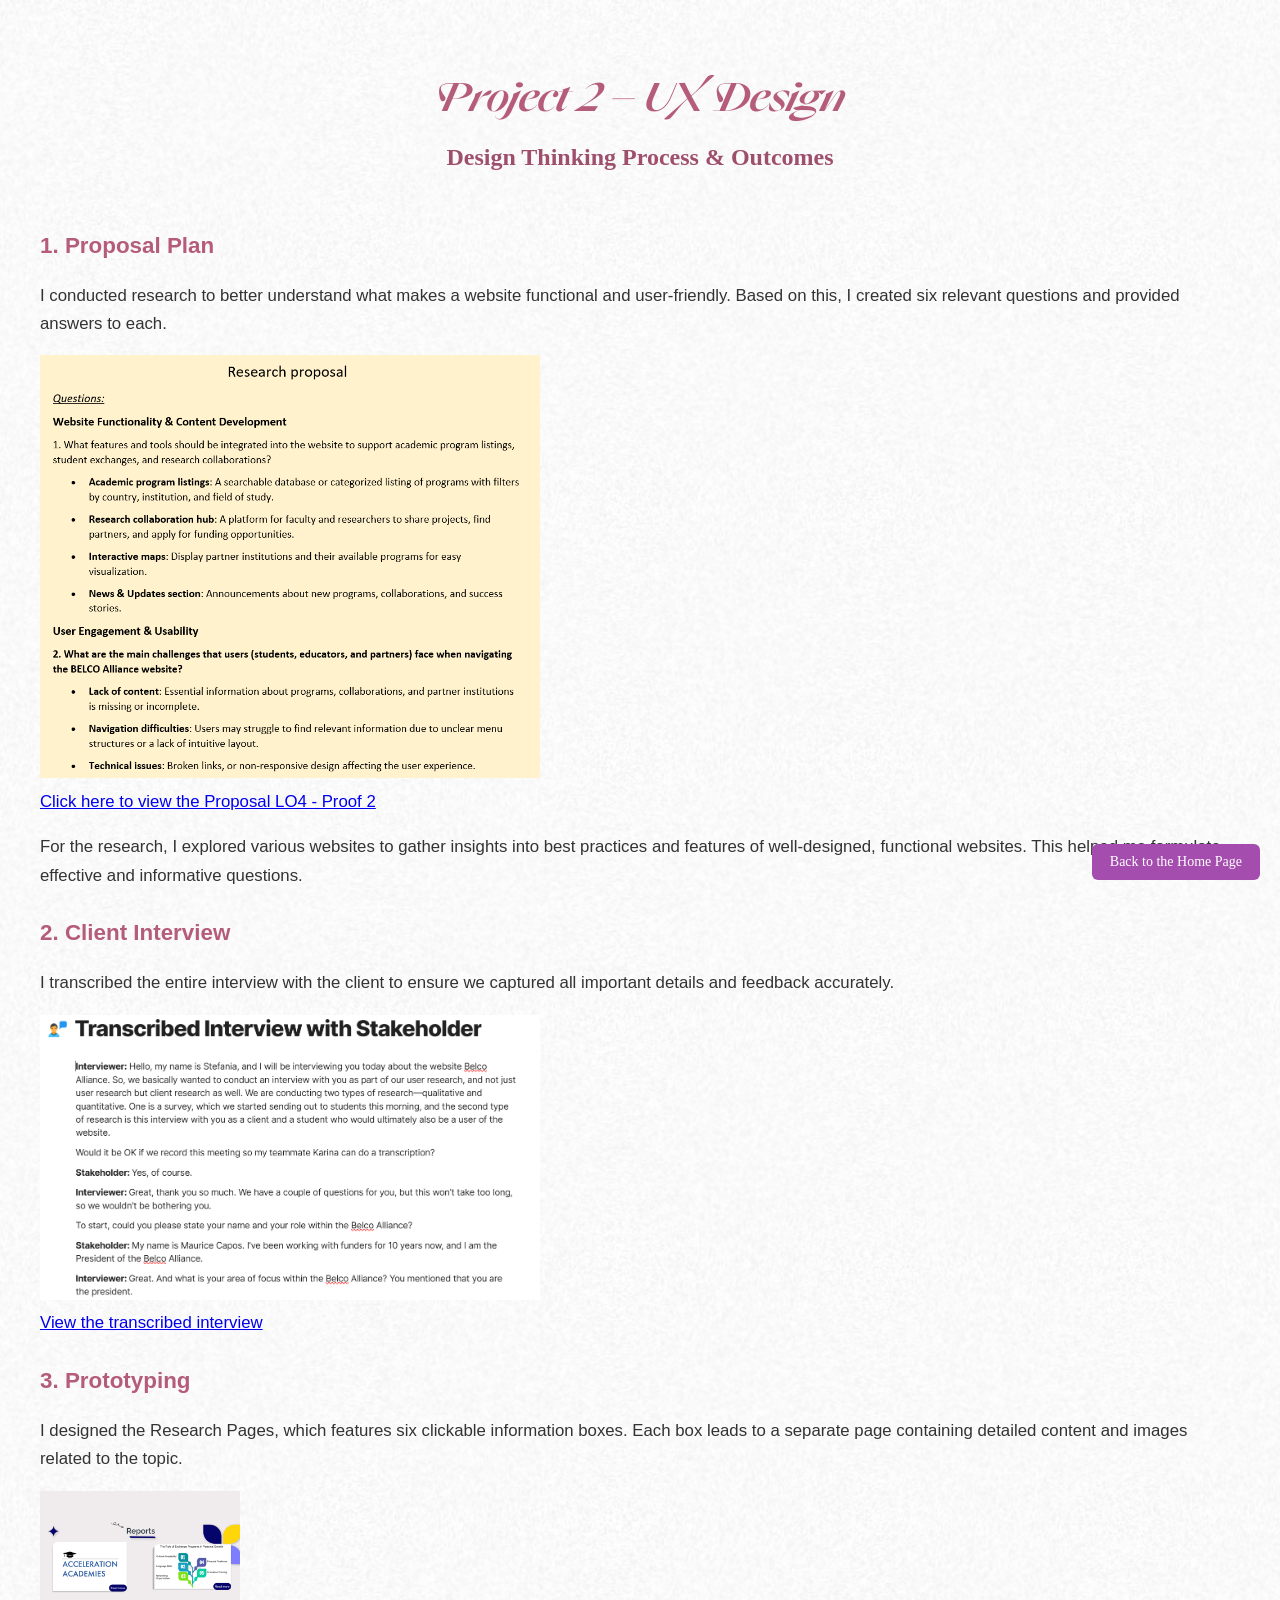
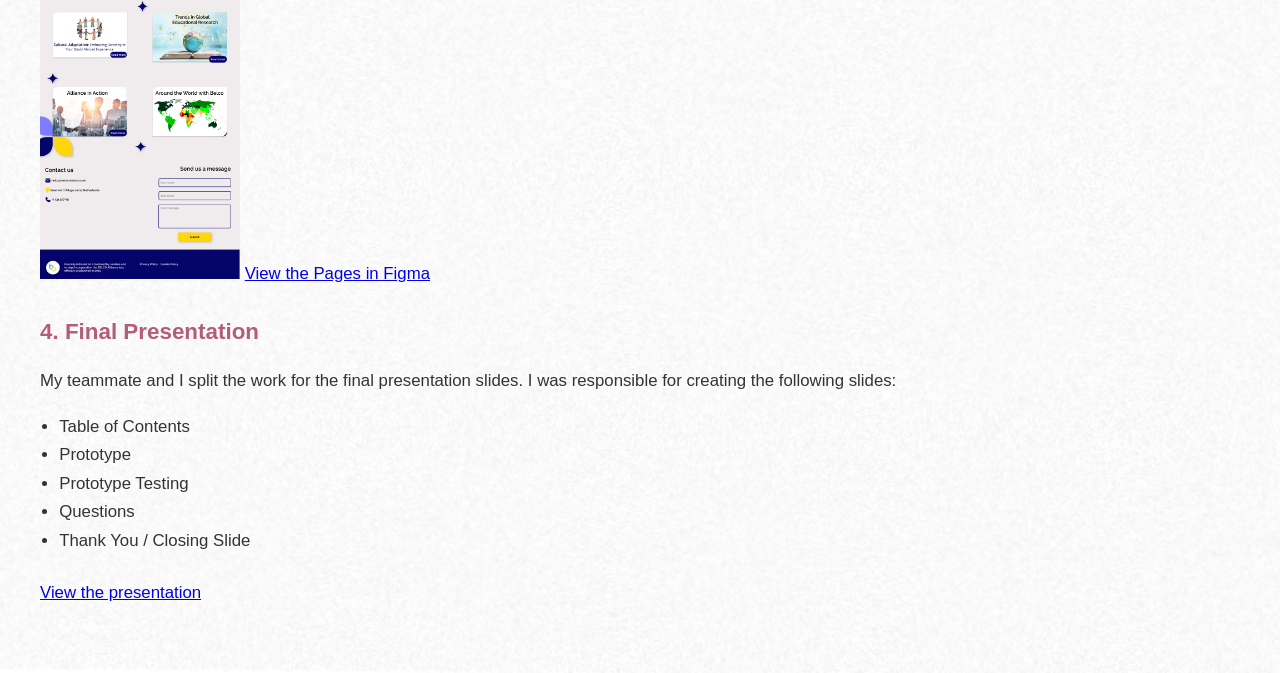
<file: UX.html>
<!DOCTYPE html>
<html lang="en">
<head>
  <meta charset="UTF-8" />
  <meta name="viewport" content="width=device-width, initial-scale=1.0"/>
  <title>Project 2 – UX Design</title>
  <link rel="stylesheet" href="assets/ux.css" />
</head>
<body>
  <div class="container">
    <h1>Project 2 – UX Design</h1>
    <h2>Design Thinking Process & Outcomes</h2>

    <div class="content-wrapper">
      <div class="text-section">
        <span class="section-title">1. Proposal Plan</span>
        <p>
          I conducted research to better understand what makes a website functional and user-friendly. Based on this, I created six relevant questions and provided answers to each.
        </p>
        <img class="interview" src="pics/LO4/research1.png" alt="">
        <br>
        <a href="LO4.html" target="_blank">Click here to view the Proposal LO4 - Proof 2</a>
        <p>
          For the research, I explored various websites to gather insights into best practices and features of well-designed, functional websites. This helped me formulate effective and informative questions.
        </p>

        <span class="section-title">2. Client Interview</span>
        <p>
          I transcribed the entire interview with the client to ensure we captured all important details and feedback accurately.
        </p>
           <img class="interview" src="pics/Project2/Interview.png" alt="Prototype 1" />
           <br>
           <a href="https://coda.io/d/_db-BX9DfUov/Transcribed-Interview-with-Stakeholder_suLbkEps" target="_blank">
          View the transcribed interview
          </a>


        <span class="section-title">3. Prototyping</span>
        <p>
          I designed the Research Pages, which features six clickable information boxes. Each box leads to a separate page containing detailed content and images related to the topic.
        </p>
        <img  class="interview1" src="pics/Project2/Research.png" alt="">
        <a href="https://www.figma.com/design/47mQYLOhd4cO83jKG8sVAh/Untitled?node-id=0-1&p=f&t=F5gE7jOK3q4Ql0LR-0" target="_blank">
          View the Pages in Figma
          </a>

        <span class="section-title">4. Final Presentation</span>
        <p>
          My teammate and I split the work for the final presentation slides. I was responsible for creating the following slides:
        </p>
        <ul>
          <li>Table of Contents</li>
          <li>Prototype</li>
          <li>Prototype Testing</li>
          <li>Questions</li>
          <li>Thank You / Closing Slide</li>
        </ul>

        <p>
          <a href="https://docs.google.com/presentation/d/YOUR-LINK-HERE" target="_blank">
            View the presentation
          </a>
        </p>
      </div>

      </div>
    </div>
  </div>

  <a href="index.html" class="bottom-right-button">Back to the Home Page</a>
</body>
</html>
</file>
<file: assets/about.css>
@font-face{
  font-family: 'Solare';
  src:url(/fonts/solare/solare/SolareItalic-Black.otf) format('opentype')
}


body {
    margin: 0;
    padding: 0;
    font-family: 'Playfair Display', serif;
    color: #333;
    height: 100vh;
    overflow: hidden;
    background-color: #fff0f5;
  }
  
  .container {
    display: flex;
    height: 100vh;
    width: 100vw;
  }
  
  .left-image {
    flex: 1;
    overflow: hidden;
  }
  
  .left-image img {
    width: 100%;
    height: 100%;
    object-fit: cover;
  }
  
  .right-content {
    flex: 1;
    padding: 40px 50px 50px 50px;
    display: flex;
    flex-direction: column;
    justify-content: flex-start;
    position: relative;
    background-image: url('/pics/aboutbackground.png'); 
    background-repeat: no-repeat;
    background-position: bottom right;
    background-size: 110%;
  }
  
  .top-header {
    width: 100%;
    display: flex;
    font-family: 'Solare';
    
  }
  
  h1 {
    font-size: 3rem;
    color: #834550;
    margin-bottom: 2.5rem;
   
  }
  
  .paragraph {
    font-family: 'Sofia Sans', sans-serif;
    font-size: 1.1rem;
    line-height: 1.6;
    margin-top: 20px;
  }
  
  .tabs {
    margin-top: 30px;
    display: flex;
    gap: 30px;
  }
  
  .tabs span {
    position: relative;
    cursor: pointer;
    font-weight: bold;
    color: #834550;
    font-family: 'Sofia Sans', sans-serif;
    font-size: 1.3rem;
    transition: color 0.3s ease;
  }
  
  .tabs span::after {
    content: "";
    position: absolute;
    height: 2px;
    width: 100%;
    left: 0;
    bottom: -5px;
    background-color: #834550;
    transform: scaleX(0);
    transform-origin: center;
    transition: transform 0.3s ease;
  }
  
  .tabs span:hover {
    color: black;
  }
  
  .tabs span:hover::after {
    transform: scaleX(1);
  }
  
  .info {
    margin-top: 20px;
    font-family: 'Sofia Sans', sans-serif;
    font-size: 1rem;
  }
  
  ul {
    list-style-type: disc;
    padding-left: 20px;
  }
</file>
<file: assets/branding.css>
@font-face {
  font-family: 'Solare';
  src: url(/fonts/solare/solare/SolareItalic-Black.otf) format('opentype');
}

body {
  margin: 0;
  font-family: 'Georgia', serif;
  background: #fdf6f8;
  color: #333;
  background-image: url(/pics/background.png);
  background-size: cover;
  background-repeat: no-repeat;
  background-position: center;
}

.container {
  max-width: 1200px;
  margin: 2rem auto;
  padding: 1rem;
  animation: fadeIn 1.2s ease-in;
}

h1 {
  text-align: center;
  font-size: 2.5rem;
  margin-bottom: 1rem;
  color: #b45c7a;
  font-family: 'Solare';
}

h2 {
  text-align: center;
  color: #9e4f6c;
  font-family: 'Georgia', serif;
  margin-bottom: 2rem;
}

.content-wrapper {
  display: flex;
  flex-wrap: wrap;
  gap: 2rem;
  justify-content: space-between;
}

.text-section {
  flex: 1 1 55%;
  font-family: 'Helvetica Neue', sans-serif;
  font-size: 1.05rem;
  line-height: 1.7;
}

.section-title {
  font-weight: bold;
  color: #b45c7a;
  font-size: 1.4rem;
  display: block;
  margin: 1.5rem 0 0.3rem;
}

ul {
  padding-left: 1.2rem;
  margin: 0.5rem 0 1.5rem;
}

.inline-gallery {
  display: flex;
  justify-content: left;
  gap: 1rem;
  margin: 1rem 0;
  flex-wrap: wrap;
}

.inline-gallery img {
  width: 150px;
  border-radius: 12px;
  box-shadow: 0 4px 8px rgba(0, 0, 0, 0.1);
}

.media-section {
  flex: 1 1 40%;
  display: flex;
  flex-direction: column;
  align-items: center;
  gap: 1.2rem;
}

.media-section video {
  width: 100%;
  max-width: 450px;
  border-radius: 16px;
  box-shadow: 0 4px 12px rgba(0,0,0,0.1);
}

.bottom-right-button {
  position: fixed;
  bottom: 20px;
  right: 20px;
  background-color: #a54caf;
  color: white;
  padding: 10px 18px;
  border: none;
  border-radius: 6px;
  cursor: pointer;
  z-index: 1000;
  font-size: 14px;
  text-decoration: none;
}

.bottom-right-button:hover {
  background-color: #cc6eb1;
}

@keyframes fadeIn {
  from {
    opacity: 0;
    transform: translateY(30px);
  }
  to {
    opacity: 1;
    transform: translateY(0);
  }
}


.oscar{
  max-width: 200px;
}


.inline-gallery1{
 max-width: 350px;
}
</file>
<file: assets/development.css>
@font-face {
  font-family: 'Solare';
  src: url(/fonts/solare/solare/SolareItalic-Black.otf) format('opentype');
}

body {
  margin: 0;
  font-family: 'Georgia', serif;
  background: #fdf6f8;
  color: #333;
  background-image: url(/pics/background.png);
  background-size: cover;
  background-repeat: no-repeat;
  background-position: center;
}

.container {
  max-width: 1200px;
  margin: 2rem auto;
  padding: 1rem;
  animation: fadeIn 1.2s ease-in;
}

h1 {
  text-align: center;
  font-size: 2.5rem;
  margin-bottom: 1rem;
  color: #b45c7a;
  font-family: 'Solare';
}

h2 {
  text-align: center;
  color: #9e4f6c;
  font-family: 'Georgia', serif;
  margin-bottom: 2rem;
}

.content-wrapper {
  display: flex;
  flex-wrap: wrap;
  gap: 2rem;
  justify-content: space-between;
}

.text-section {
  flex: 1 1 100%;
  font-family: 'Helvetica Neue', sans-serif;
  font-size: 1.05rem;
  line-height: 1.7;
}

.section-title {
  font-weight: bold;
  color: #b45c7a;
  font-size: 1.4rem;
  display: block;
  margin: 1.5rem 0 0.3rem;
}

ul {
  padding-left: 1.2rem;
  margin: 0.5rem 0 1.5rem;
}

.inline-gallery {
  display: flex;
  justify-content: left;
  gap: 1rem;
  margin: 1rem 0;
  flex-wrap: wrap;
}

.inline-gallery img {
  width: 150px;
  border-radius: 12px;
  box-shadow: 0 4px 8px rgba(0, 0, 0, 0.1);
}

.media-section {
  flex: 1 1 40%;
  display: flex;
  flex-direction: column;
  align-items: center;
  gap: 1.2rem;
}

.media-section video {
  width: 100%;
  max-width: 450px;
  border-radius: 16px;
  box-shadow: 0 4px 12px rgba(0,0,0,0.1);
}

.bottom-right-button {
  position: fixed;
  bottom: 20px;
  right: 20px;
  background-color: #a54caf;
  color: white;
  padding: 10px 18px;
  border: none;
  border-radius: 6px;
  cursor: pointer;
  z-index: 1000;
  font-size: 14px;
  text-decoration: none;
}

.bottom-right-button:hover {
  background-color: #cc6eb1;
}

@keyframes fadeIn {
  from {
    opacity: 0;
    transform: translateY(30px);
  }
  to {
    opacity: 1;
    transform: translateY(0);
  }
}


.inline-gallery {
  display: flex;
  justify-content: left;
  gap: 1rem;
  margin: 1rem 0;
  flex-wrap: wrap;
}

.inline-gallery img {
  width: 400px;
  border-radius: 12px;
  box-shadow: 0 4px 8px rgba(0, 0, 0, 0.1);
}

.text-section a {
  color: #9e4f6c;
  text-decoration: underline;
  font-weight: 500;
}

.text-section a:hover {
  color: #b45c7a;
  text-decoration: none;
}
</file>
<file: assets/LO.css>
@font-face{
    font-family: 'Solare';
    src:url(/fonts/solare/solare/SolareItalic-Black.otf) format('opentype')
  }

* {
    margin: 0;
    padding: 0;
    box-sizing: border-box;
}

body {
    font-family: 'Segoe UI', sans-serif;
    background-image: url('/pics/background.png');
    background-size: cover;
    background-position: center;
    background-repeat: no-repeat;
    min-height: 100vh;
}

.learning-section {
    text-align: center;
    padding: 60px 20px;
}

.title {
    font-size: 40px;
    color: #5e2b42;
    margin-bottom: 60px;
    font-family: 'Solare';
    font-style: italic;
}

.outcomes-row {
    display: flex;
    justify-content: center;
    flex-wrap: wrap;
    gap: 30px;
    margin-bottom: 40px;
}

.outcome {
    display: flex;
    align-items: end;
    justify-content: center;
    width: 200px;
    height: 300px; 
    border-radius: 30px;
    background-size: cover;
    background-position: center;
    text-decoration: none;
    padding: 15px;
    color: #481441;
    font-weight: bold;
    font-size: 15px;
    text-shadow: 1px 1px 4px rgba(0,0,0,0.6);
    transition: transform 0.3s, box-shadow 0.3s;
}

.outcome:hover {
    box-shadow: 0 0 20px 10px rgba(255, 255, 255, 0.4);
    transform: scale(1.05);
    cursor: pointer;
}


.bottom-right-button {
    position: fixed;
    bottom: 20px;
    right: 20px;
    background-color: #a54caf;
    color: white;
    padding: 10px 18px;
    border: none;
    border-radius: 6px;
    cursor: pointer;
    z-index: 1000;
    font-size: 14px;
    text-decoration: none;
  }
  
  .bottom-right-button:hover {
    background-color: #cc6eb1;
  }



/* Falling Flowers Animation */
  .falling-flowers { /* flowers sizes and format */
    position: fixed;
    top: 0;
    left: 0;
    pointer-events: none;
    width: 200%;
    height: 100%;
    z-index: 10;
    overflow: hidden;
}
.falling-flowers .flower {
    position: absolute; /* format and appearance of the flowers,  animation */
    top: -100px;
    width: 50px;
    height: 50px;
    opacity: 0.9;
    animation: fall 10s linear infinite;
    animation-delay: calc(var(--i) * -6s);
    left: calc(10% * var(--i));
}
@keyframes fall {
    0% {
        transform: translateY(-100px) rotate(0deg);
        opacity: 0.9;  /*--movement of the flower-*/
    }
    100% {
        transform: translateY(110vh) rotate(360deg);
        opacity: 0.5;
    }
}
</file>
<file: assets/LO2.css>
@font-face {
    font-family: 'Solare';
    src: url('/fonts/solare/solare/SolareItalic-Black.otf') format('opentype');
  }

  body {
    margin: 0;
    font-family: 'Georgia', serif;
    background: url('/pics/background.png') no-repeat center center fixed;
    background-size: cover;
    color: #333;
  }

  .page {
    max-width: 900px;
    margin: 2rem auto;
    padding: 2rem;
   
  }

  h1 {
    text-align: center;
    font-size: 2.8rem;
    color: #b45c7a;
    font-family: 'Solare';
    margin-bottom: 1.5rem;
  }

  h2 {
    text-align: center;
    color: #9e4f6c;
    margin-top: 2rem;
  }

  h3{
    text-align: left;
    color: #9e4f6c;
    margin-top: 2rem;
  }

  p {
    margin-bottom: 1rem;
    font-size: 1.05rem;
    line-height: 1.7;
  }

  ul {
    padding-left: 1.2rem;
    list-style-type: disc;
  }

  ul li {
    margin-bottom: 0.5rem;
  }

  .inline-img {
    display: flex;
    flex-wrap: wrap;
    justify-content: center;
    gap: 1rem;
    margin: 1.5rem 0;
  }

  .inline-img img {
    max-width: 100%;
    width: 600px;
    border-radius: 12px;
    cursor: pointer;
    box-shadow: 0 4px 8px rgba(0, 0, 0, 0.1);
    transition: transform 0.2s ease;
  }

  .inline-img img:hover {
    transform: scale(1.03);
  }

  /* Modal Styles */
  .modal {
    display: none;
    position: fixed;
    z-index: 9999;
    padding-top: 5%;
    left: 0;
    top: 0;
    width: 100%;
    height: 100%;
    overflow: auto;
    background-color: rgba(0,0,0,0.8);
  }

  .modal-content {
    margin: auto;
    display: block;
    max-width: 80%;
    max-height: 80%;
  }

  .modal-content, .modal {
    animation: zoom 0.3s;
  }

  @keyframes zoom {
    from {transform: scale(0)}
    to {transform: scale(1)}
  }

  .close {
    position: absolute;
    top: 20px;
    right: 35px;
    color: #fff;
    font-size: 40px;
    font-weight: bold;
    cursor: pointer;
  }

  @media (max-width: 768px) {
    .inline-img {
      flex-direction: column;
      align-items: center;
    }

    .inline-img img {
      width: 90%;
    }
  }

  .bottom-right-button {
    position: fixed;
    bottom: 20px;
    right: 20px;
    background-color: #a54caf;
    color: white;
    padding: 10px 18px;
    border: none;
    border-radius: 6px;
    cursor: pointer;
    z-index: 1000;
    font-size: 14px;
    text-decoration: none;
  }
  
  .bottom-right-button:hover {
    background-color: #cc6eb1;
  }


  /*---  filter design--*/

#proof-filter {
  padding: 10px 14px;
  font-size: 1rem;
  border: 2px solid #b45c7a;
  border-radius: 8px;
  background: #fff0f5;
  color: #b45c7a;
  font-family: 'Georgia', serif;
  cursor: pointer;
  transition: all 0.3s ease;
  box-shadow: 0 4px 10px rgba(180, 92, 122, 0.2);
}

#proof-filter:hover {
  background-color: #fce4ec;
  border-color: #9e4f6c;
}

#proof-filter:focus {
  outline: none;
  box-shadow: 0 0 0 3px rgba(180, 92, 122, 0.3);
}

label[for="proof-filter"] {
  font-family:Georgia, serif;
  font-size: 1.5rem;
  color: #b45c7a;
  margin-right: 0.5rem;
}



/* Fade-in Animation */
.container {
  animation: fadeIn 1.2s ease-in;
}

@keyframes fadeIn {
  from {
    opacity: 0;
    transform: translateY(30px);
  }
  to {
    opacity: 1;
    transform: translateY(0);
  }
}
</file>
<file: assets/LO3.css>
@font-face {
    font-family: 'Solare';
    src: url('/fonts/solare/solare/SolareItalic-Black.otf') format('opentype');
  }
  
  body {
    margin: 0;
    font-family: 'Georgia', serif;
    background: url('/pics/background.png') no-repeat center center fixed;
    background-size: cover;
    color: #333;
  }
  
  .container {
    max-width: 900px;
    margin: 2rem auto;
    padding: 2rem;
  }
  
  h1 {
    text-align: center;
    font-size: 2.8rem;
    color: #b45c7a;
    font-family: 'Solare', serif;
    margin-bottom: 1.5rem;
  }
  
  h2 {
    font-size: 2rem;
    color: #9e4f6c;
    text-align: center;
    margin-top: 3rem;
  }
  
  h3 {
    font-size: 1.4rem;
    color: #9e4f6c;
    margin-top: 2rem;
  }
  
  p {
    font-size: 1.05rem;
    line-height: 1.7;
    margin-bottom: 1.2rem;
    font-family: 'Georgia', serif;
  }
  
  ul {
    padding-left: 1.4rem;
    font-size: 1.05rem;
    line-height: 1.7;
    margin-bottom: 2rem;
  }
  
  ul li {
    margin-bottom: 0.5rem;
  }
  
  .inline-img {
    display: flex;
    flex-wrap: wrap;
    justify-content: center;
    gap: 1rem;
    margin: 1.5rem 0;
  }
  
  .inline-img img {
    max-width: 500px;
    width: 100%;
    height: auto;
    border-radius: 10px;
    box-shadow: 0 4px 8px rgba(0,0,0,0.1);
    transition: transform 0.3s ease;
  }
  
  .inline-img img:hover {
    transform: scale(1.03);
  }
  

  .inline-img1 img {
    max-width: 300px;
    width: 100%;
    height: auto;
    border-radius: 10px;
    box-shadow: 0 4px 8px rgba(0,0,0,0.1);
    transition: transform 0.3s ease;
  }
  
  .inline-img1 img:hover {
    transform: scale(1.03);
  }


  /*---Closing and opening pictures---*/
  .modal {
    display: none;
    position: fixed;
    z-index: 9999;
    padding-top: 5%;
    left: 0;
    top: 0;
    width: 100%;
    height: 100%;
    overflow: auto;
    background-color: rgba(0,0,0,0.8);
  }

  .modal-content {
    margin: auto;
    display: block;
    max-width: 80%;
    max-height: 80%;
  }

  .modal-content, .modal {
    animation: zoom 0.3s;
  }

  @keyframes zoom {
    from {transform: scale(0)}
    to {transform: scale(1)}
  }

  .close {
    position: absolute;
    top: 20px;
    right: 35px;
    color: #fff;
    font-size: 40px;
    font-weight: bold;
    cursor: pointer;
  }

  @media (max-width: 768px) {
    .inline-img {
      flex-direction: column;
      align-items: center;
    }

    .inline-img img {
      width: 90%;
    }
  }

  h4{
    color:black;
  }

  .bottom-right-button {
    position: fixed;
    bottom: 20px;
    right: 20px;
    background-color: #a54caf;
    color: white;
    padding: 10px 18px;
    border: none;
    border-radius: 6px;
    cursor: pointer;
    z-index: 1000;
    font-size: 14px;
    text-decoration: none;
  }
  
  .bottom-right-button:hover {
    background-color: #cc6eb1;
  }



  /*---  filter design--*/

#proof-filter {
  padding: 10px 14px;
  font-size: 1rem;
  border: 2px solid #b45c7a;
  border-radius: 8px;
  background: #fff0f5;
  color: #b45c7a;
  font-family: 'Georgia', serif;
  cursor: pointer;
  transition: all 0.3s ease;
  box-shadow: 0 4px 10px rgba(180, 92, 122, 0.2);
}

#proof-filter:hover {
  background-color: #fce4ec;
  border-color: #9e4f6c;
}

#proof-filter:focus {
  outline: none;
  box-shadow: 0 0 0 3px rgba(180, 92, 122, 0.3);
}

label[for="proof-filter"] {
  font-family:Georgia, serif;
  font-size: 1.5rem;
  color: #b45c7a;
  margin-right: 0.5rem;
}



/* Fade-in Animation */
.container {
  animation: fadeIn 1.2s ease-in;
}

@keyframes fadeIn {
  from {
    opacity: 0;
    transform: translateY(30px);
  }
  to {
    opacity: 1;
    transform: translateY(0);
  }
}
</file>
<file: assets/ux.css>
@font-face {
  font-family: 'Solare';
  src: url(/fonts/solare/solare/SolareItalic-Black.otf) format('opentype');
}

body {
  margin: 0;
  font-family: 'Georgia', serif;
  background: #fdf6f8;
  color: #333;
  background-image: url(/pics/background.png);
  background-size: cover;
  background-repeat: no-repeat;
  background-position: center;
}

.container {
  max-width: 1200px;
  margin: 2rem auto;
  padding: 1rem;
  animation: fadeIn 1.2s ease-in;
}

h1 {
  text-align: center;
  font-size: 2.5rem;
  margin-bottom: 1rem;
  color: #b45c7a;
  font-family: 'Solare';
}

h2 {
  text-align: center;
  color: #9e4f6c;
  font-family: 'Georgia', serif;
  margin-bottom: 2rem;
}

.content-wrapper {
  display: flex;
  flex-wrap: wrap;
  gap: 2rem;
  justify-content: space-between;
}

.text-section {
  flex: 1 1 55%;
  font-family: 'Helvetica Neue', sans-serif;
  font-size: 1.05rem;
  line-height: 1.7;
}

.section-title {
  font-weight: bold;
  color: #b45c7a;
  font-size: 1.4rem;
  display: block;
  margin: 1.5rem 0 0.3rem;
}

ul {
  padding-left: 1.2rem;
  margin: 0.5rem 0 1.5rem;
}

.inline-gallery {
  display: flex;
  justify-content: left;
  gap: 1rem;
  margin: 1rem 0;
  flex-wrap: wrap;
}

.inline-gallery img {
  width: 150px;
  border-radius: 12px;
  box-shadow: 0 4px 8px rgba(0, 0, 0, 0.1);
}

.media-section {
  flex: 1 1 40%;
  display: flex;
  flex-direction: column;
  align-items: center;
  gap: 1.2rem;
}

.media-section video {
  width: 100%;
  max-width: 450px;
  border-radius: 16px;
  box-shadow: 0 4px 12px rgba(0,0,0,0.1);
}

.bottom-right-button {
  position: fixed;
  bottom: 20px;
  right: 20px;
  background-color: #a54caf;
  color: white;
  padding: 10px 18px;
  border: none;
  border-radius: 6px;
  cursor: pointer;
  z-index: 1000;
  font-size: 14px;
  text-decoration: none;
}

.bottom-right-button:hover {
  background-color: #cc6eb1;
}

@keyframes fadeIn {
  from {
    opacity: 0;
    transform: translateY(30px);
  }
  to {
    opacity: 1;
    transform: translateY(0);
  }
}

.interview{
    max-width: 500px;
}

.interview1{
    max-width: 200px;
}
</file>
